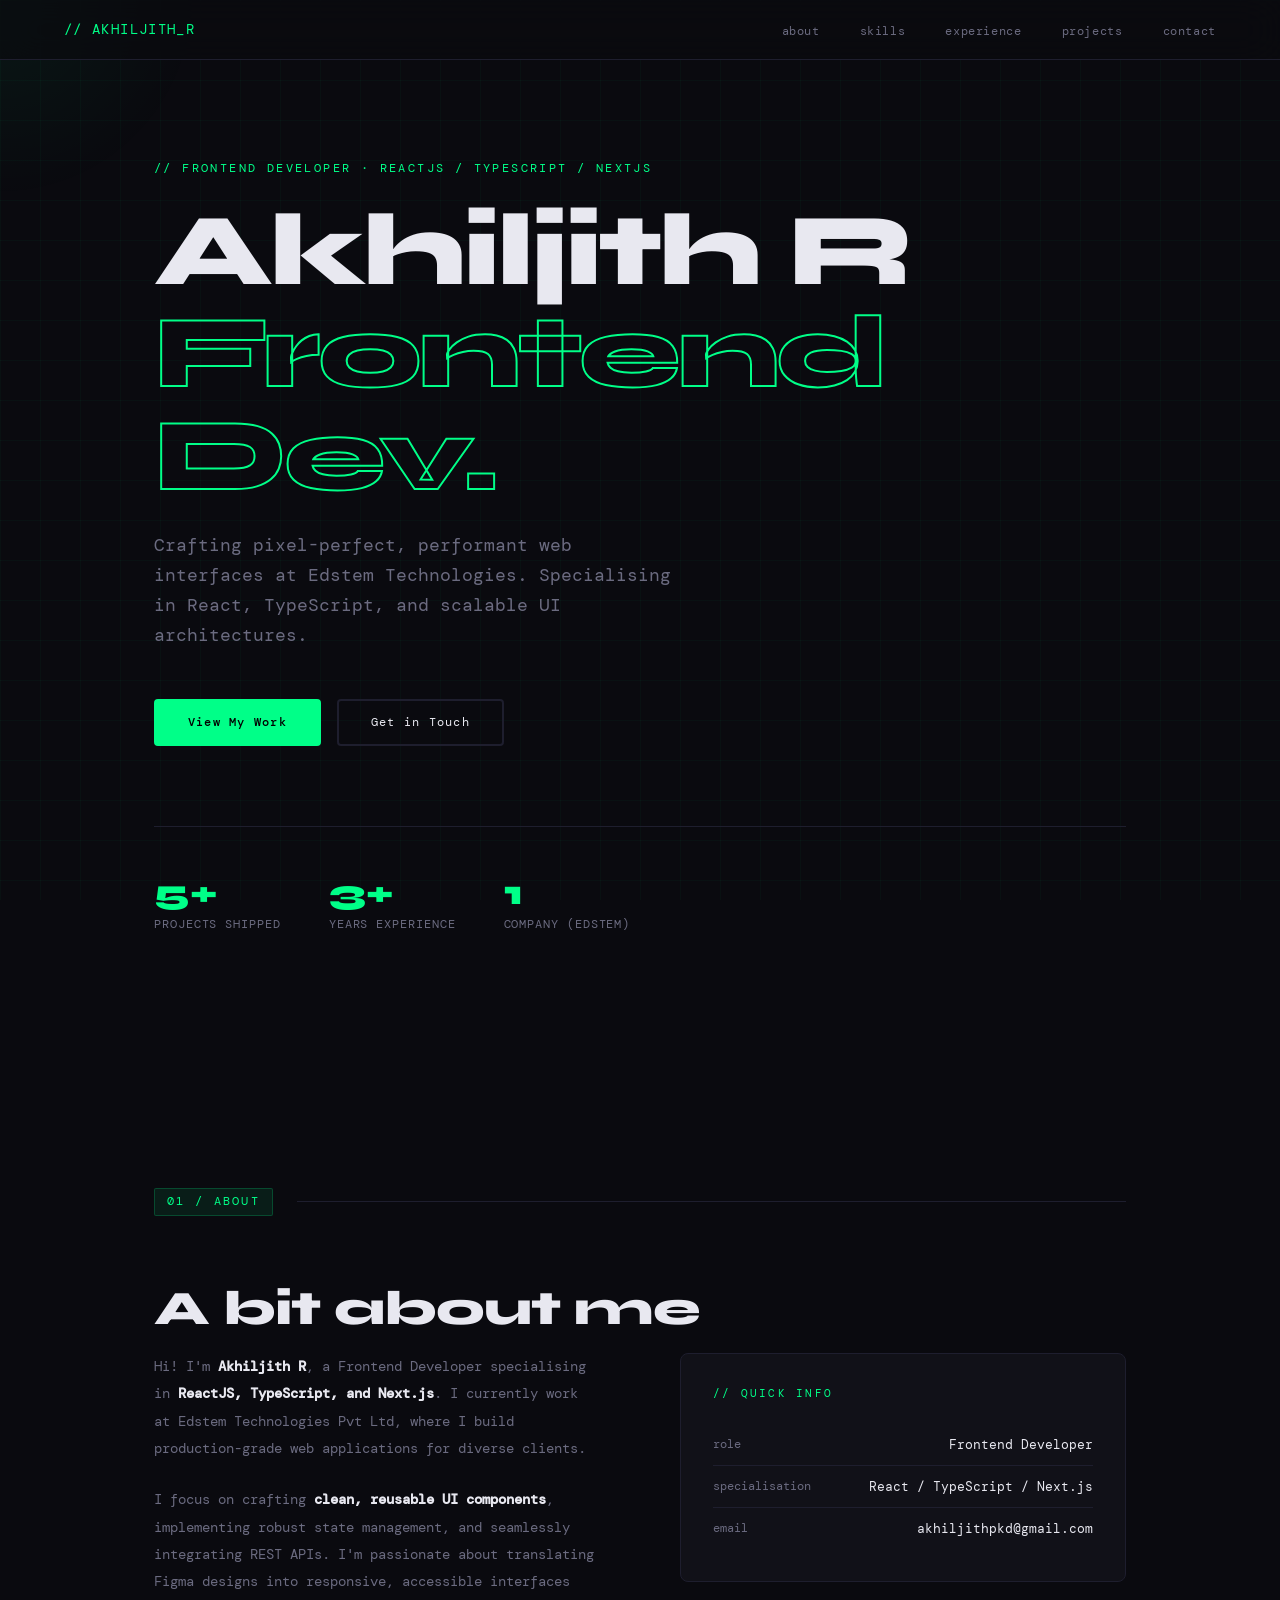
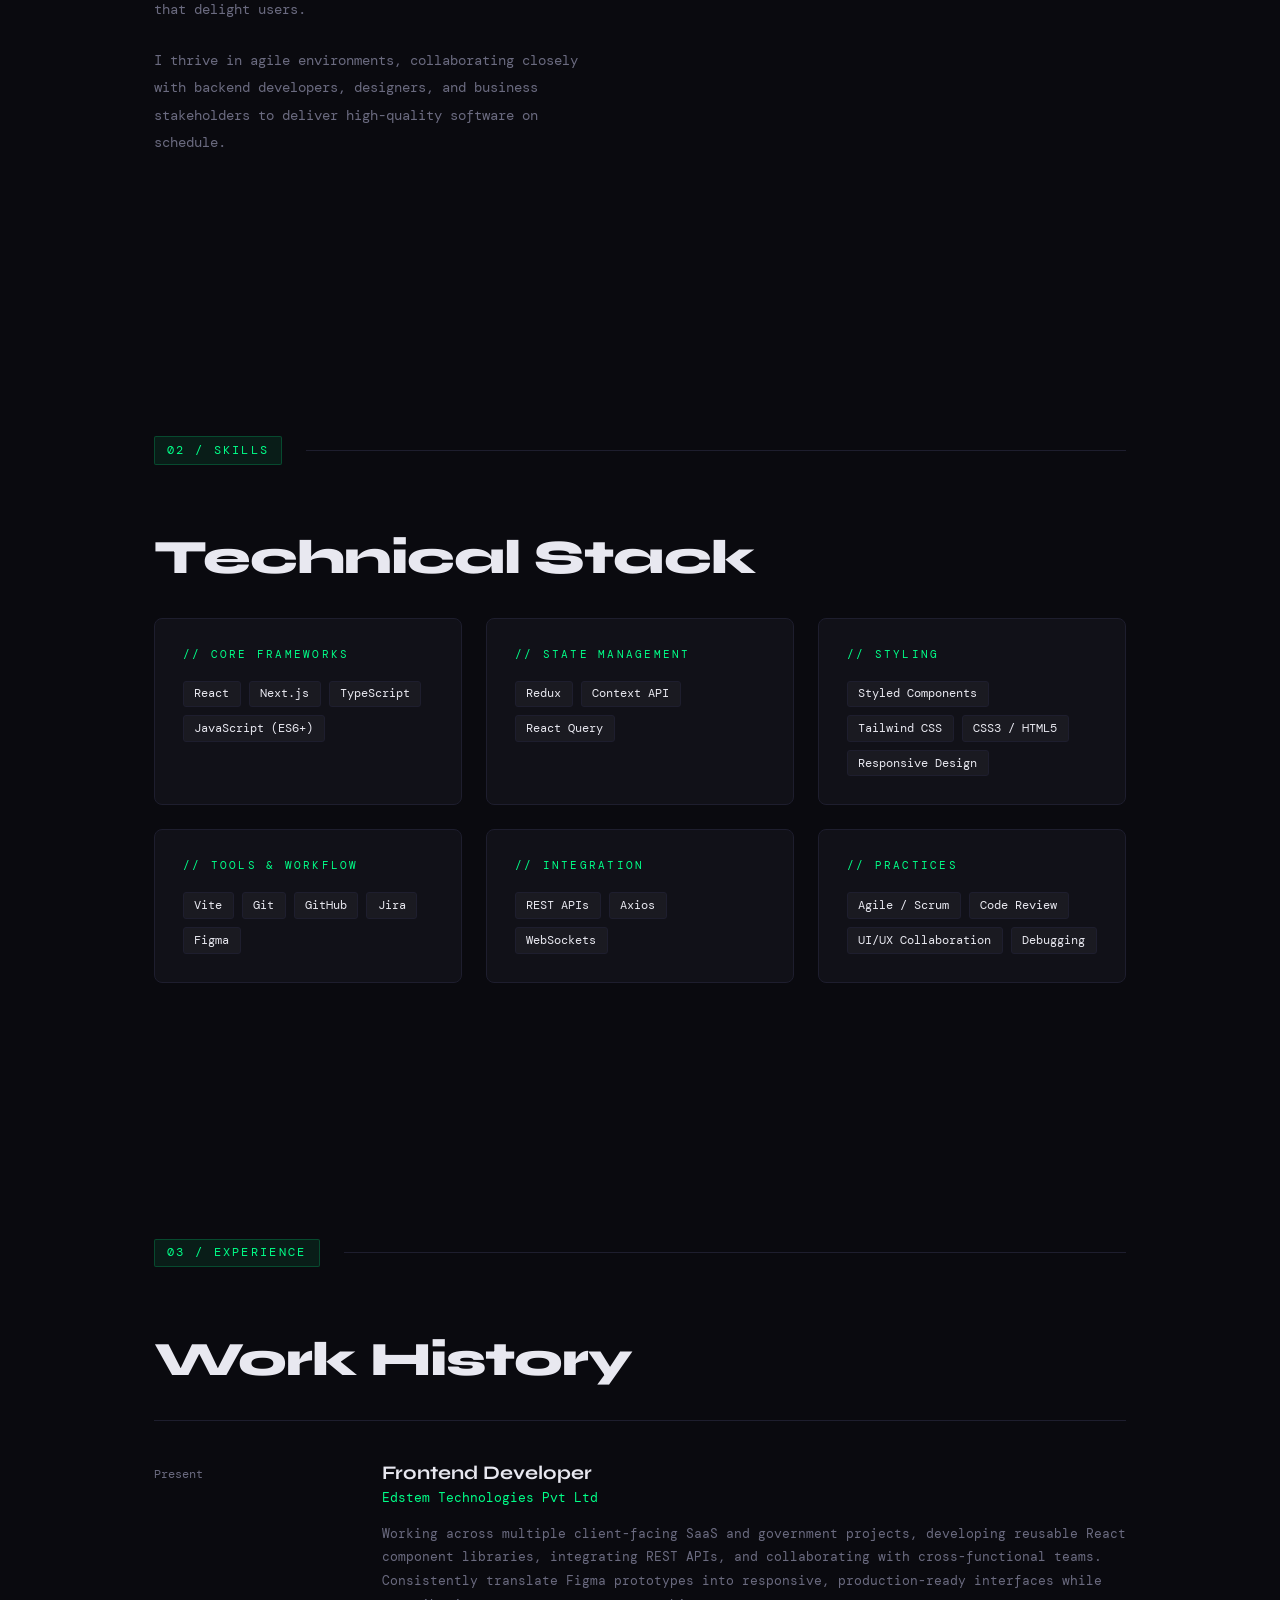
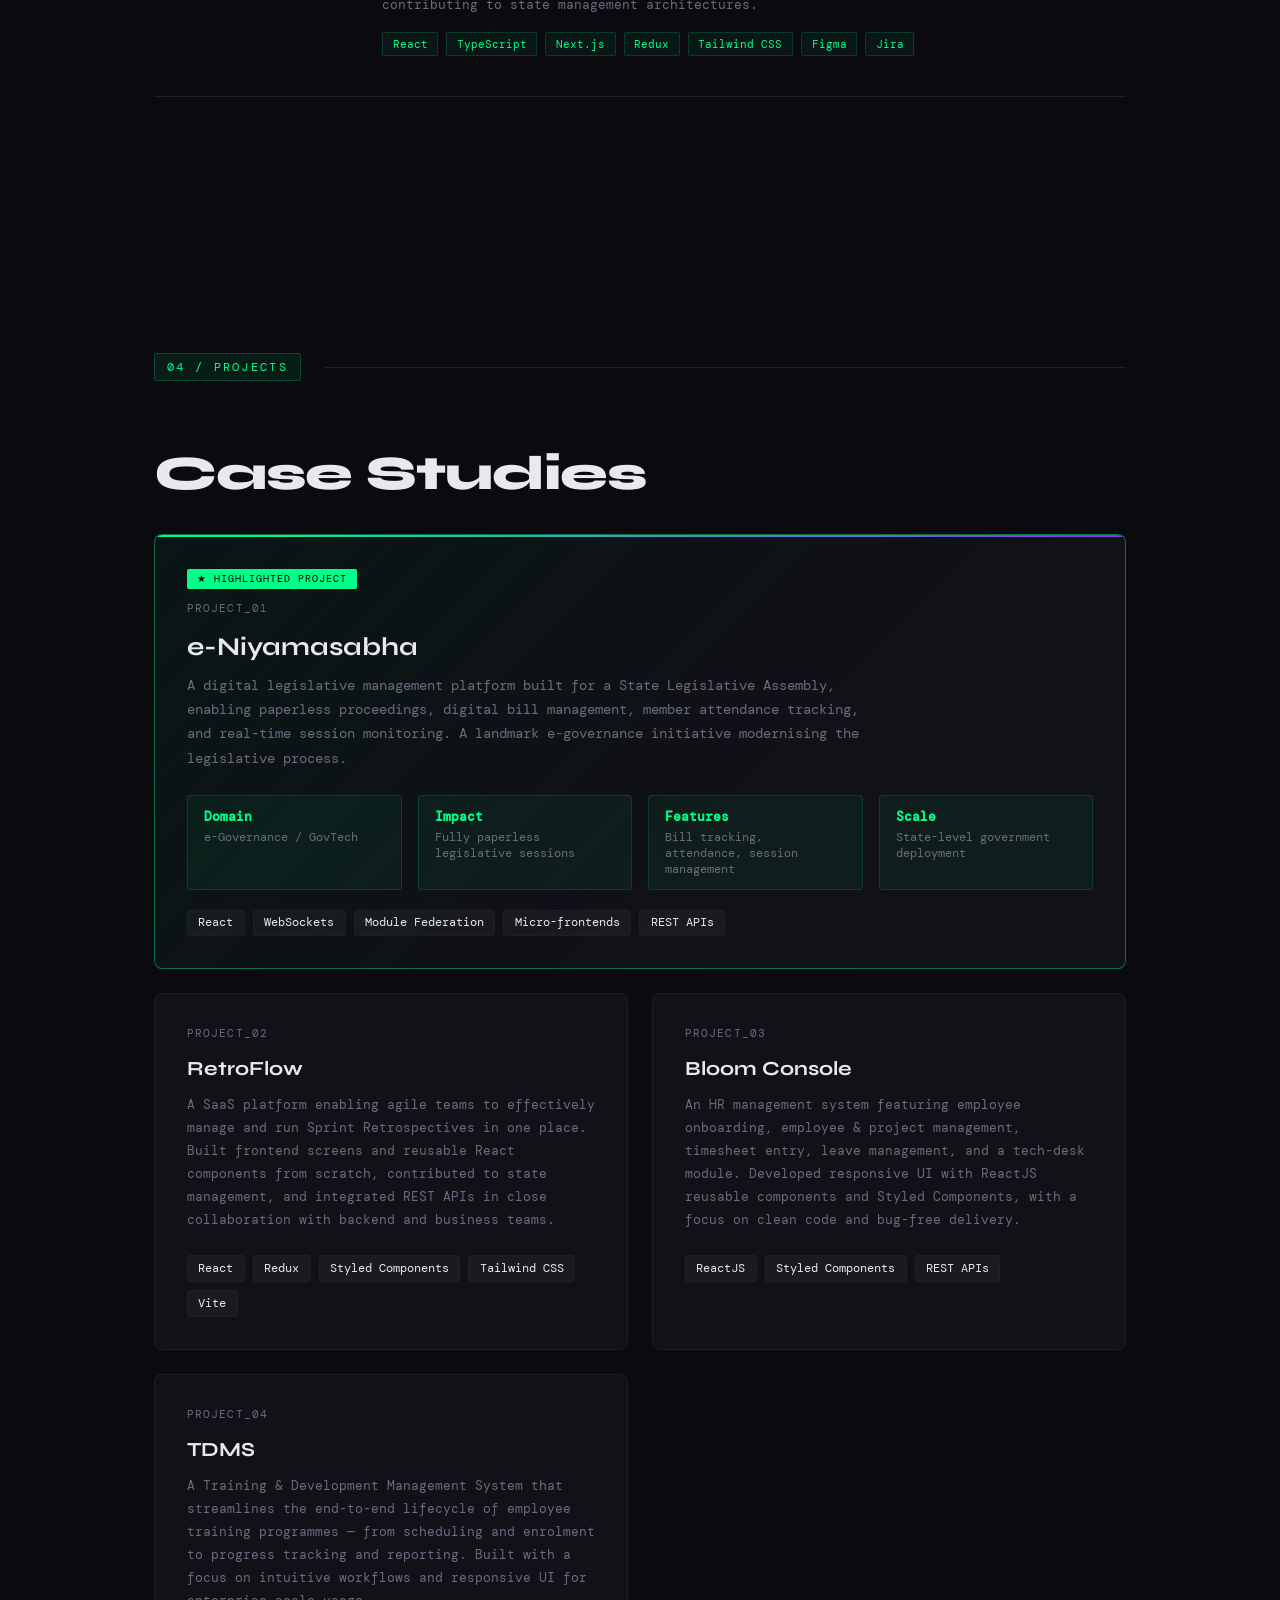
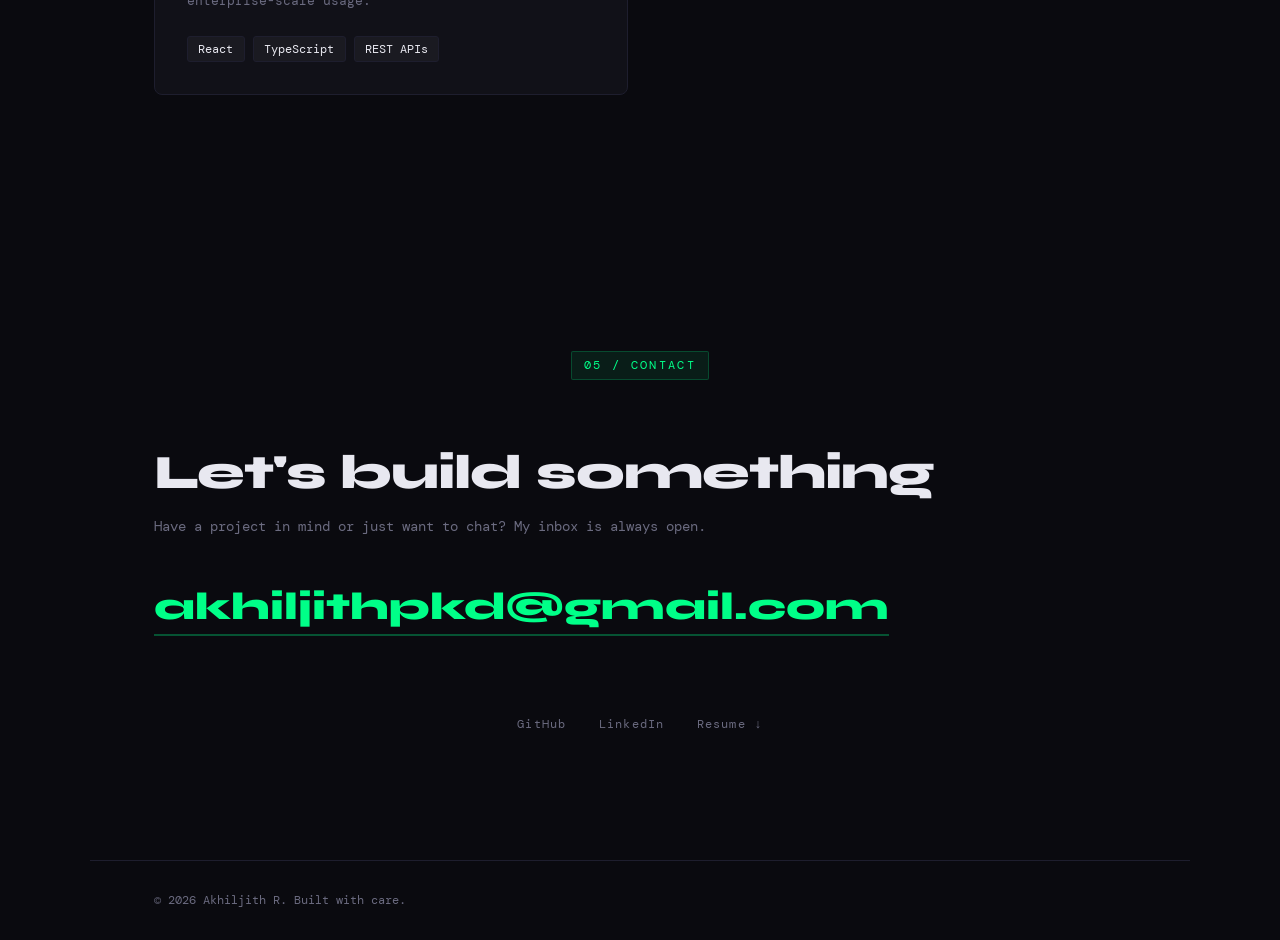
<file: Akhil portfolio.html>
<!DOCTYPE html>
<html lang="en">
<head>
<meta charset="UTF-8">
<meta name="viewport" content="width=device-width, initial-scale=1.0">
<title>Akhiljith R – Frontend Developer</title>
<link href="https://fonts.googleapis.com/css2?family=DM+Mono:ital,wght@0,300;0,400;0,500;1,300&family=Syne:wght@400;600;700;800&display=swap" rel="stylesheet">
<style>
  :root {
    --bg: #0a0a0f;
    --surface: #111118;
    --border: #1e1e2e;
    --accent: #00ff88;
    --accent2: #7c3aed;
    --text: #e8e8f0;
    --muted: #6b6b80;
    --mono: 'DM Mono', monospace;
    --sans: 'Syne', sans-serif;
  }

  *, *::before, *::after { box-sizing: border-box; margin: 0; padding: 0; }

  html { scroll-behavior: smooth; }

  body {
    background: var(--bg);
    color: var(--text);
    font-family: var(--sans);
    overflow-x: hidden;
  }

  /* Grid background */
  body::before {
    content: '';
    position: fixed;
    inset: 0;
    background-image:
      linear-gradient(rgba(0,255,136,0.03) 1px, transparent 1px),
      linear-gradient(90deg, rgba(0,255,136,0.03) 1px, transparent 1px);
    background-size: 40px 40px;
    pointer-events: none;
    z-index: 0;
  }

  /* NAV */
  nav {
    position: fixed;
    top: 0; left: 0; right: 0;
    z-index: 100;
    display: flex;
    justify-content: space-between;
    align-items: center;
    padding: 1.25rem 4rem;
    backdrop-filter: blur(20px);
    border-bottom: 1px solid var(--border);
    background: rgba(10,10,15,0.7);
  }

  .nav-logo {
    font-family: var(--mono);
    font-size: 0.85rem;
    color: var(--accent);
    letter-spacing: 0.1em;
  }

  .nav-links {
    display: flex;
    gap: 2.5rem;
    list-style: none;
  }

  .nav-links a {
    font-family: var(--mono);
    font-size: 0.78rem;
    color: var(--muted);
    text-decoration: none;
    letter-spacing: 0.05em;
    transition: color 0.2s;
  }

  .nav-links a:hover { color: var(--accent); }
  .nav-links a.active { color: var(--accent); }

  /* SECTIONS */
  section {
    position: relative;
    z-index: 1;
    max-width: 1100px;
    margin: 0 auto;
    padding: 8rem 4rem;
  }

  /* HERO */
  #hero {
    min-height: 100vh;
    display: flex;
    flex-direction: column;
    justify-content: center;
    padding-top: 10rem;
    max-width: 1100px;
    margin: 0 auto;
    padding-left: 4rem;
    padding-right: 4rem;
  }

  .hero-label {
    font-family: var(--mono);
    font-size: 0.75rem;
    color: var(--accent);
    letter-spacing: 0.2em;
    margin-bottom: 1.5rem;
    opacity: 0;
    animation: fadeUp 0.8s 0.2s forwards;
  }

  .hero-name {
    font-size: clamp(3.5rem, 8vw, 7rem);
    font-weight: 800;
    line-height: 1;
    letter-spacing: -0.03em;
    margin-bottom: 1.5rem;
    opacity: 0;
    animation: fadeUp 0.8s 0.4s forwards;
  }

  .hero-name span {
    display: block;
    color: var(--accent);
    -webkit-text-fill-color: transparent;
    -webkit-text-stroke: 2px var(--accent);
  }

  .hero-tagline {
    font-family: var(--mono);
    font-size: 1.1rem;
    color: var(--muted);
    max-width: 520px;
    line-height: 1.7;
    margin-bottom: 3rem;
    opacity: 0;
    animation: fadeUp 0.8s 0.6s forwards;
  }

  .hero-cta {
    display: flex;
    gap: 1rem;
    flex-wrap: wrap;
    opacity: 0;
    animation: fadeUp 0.8s 0.8s forwards;
  }

  .btn {
    font-family: var(--mono);
    font-size: 0.78rem;
    letter-spacing: 0.1em;
    padding: 0.85rem 2rem;
    border-radius: 4px;
    text-decoration: none;
    transition: all 0.2s;
    cursor: pointer;
  }

  .btn-primary {
    background: var(--accent);
    color: #000;
    border: 2px solid var(--accent);
    font-weight: 500;
  }

  .btn-primary:hover {
    background: transparent;
    color: var(--accent);
  }

  .btn-outline {
    background: transparent;
    color: var(--text);
    border: 2px solid var(--border);
  }

  .btn-outline:hover {
    border-color: var(--accent);
    color: var(--accent);
  }

  .hero-stats {
    display: flex;
    gap: 3rem;
    margin-top: 5rem;
    padding-top: 3rem;
    border-top: 1px solid var(--border);
    opacity: 0;
    animation: fadeUp 0.8s 1s forwards;
  }

  .stat-num {
    font-size: 2.2rem;
    font-weight: 800;
    color: var(--accent);
    line-height: 1;
  }

  .stat-label {
    font-family: var(--mono);
    font-size: 0.72rem;
    color: var(--muted);
    margin-top: 0.4rem;
    letter-spacing: 0.08em;
  }

  /* SECTION HEADERS */
  .section-header {
    display: flex;
    align-items: center;
    gap: 1.5rem;
    margin-bottom: 4rem;
  }

  .section-tag {
    font-family: var(--mono);
    font-size: 0.72rem;
    color: var(--accent);
    letter-spacing: 0.2em;
    background: rgba(0,255,136,0.08);
    border: 1px solid rgba(0,255,136,0.2);
    padding: 0.35rem 0.75rem;
    border-radius: 2px;
  }

  .section-line {
    flex: 1;
    height: 1px;
    background: var(--border);
  }

  h2 {
    font-size: clamp(2rem, 4vw, 3rem);
    font-weight: 800;
    letter-spacing: -0.02em;
    margin-bottom: 1rem;
  }

  /* ABOUT */
  .about-grid {
    display: grid;
    grid-template-columns: 1fr 1fr;
    gap: 5rem;
    align-items: start;
  }

  .about-text p {
    font-family: var(--mono);
    font-size: 0.9rem;
    color: var(--muted);
    line-height: 1.9;
    margin-bottom: 1.5rem;
  }

  .about-text p strong { color: var(--text); }

  .about-card {
    background: var(--surface);
    border: 1px solid var(--border);
    border-radius: 8px;
    padding: 2rem;
  }

  .about-card-title {
    font-family: var(--mono);
    font-size: 0.7rem;
    color: var(--accent);
    letter-spacing: 0.2em;
    margin-bottom: 1.5rem;
  }

  .info-row {
    display: flex;
    justify-content: space-between;
    align-items: center;
    padding: 0.75rem 0;
    border-bottom: 1px solid var(--border);
  }

  .info-row:last-child { border-bottom: none; }

  .info-label {
    font-family: var(--mono);
    font-size: 0.72rem;
    color: var(--muted);
  }

  .info-value {
    font-family: var(--mono);
    font-size: 0.8rem;
    color: var(--text);
  }

  /* SKILLS */
  .skills-grid {
    display: grid;
    grid-template-columns: repeat(auto-fit, minmax(250px, 1fr));
    gap: 1.5rem;
  }

  .skill-category {
    background: var(--surface);
    border: 1px solid var(--border);
    border-radius: 8px;
    padding: 1.75rem;
    transition: border-color 0.2s;
  }

  .skill-category:hover { border-color: rgba(0,255,136,0.3); }

  .skill-cat-title {
    font-family: var(--mono);
    font-size: 0.7rem;
    color: var(--accent);
    letter-spacing: 0.2em;
    margin-bottom: 1.25rem;
  }

  .skill-tags {
    display: flex;
    flex-wrap: wrap;
    gap: 0.5rem;
  }

  .skill-tag {
    font-family: var(--mono);
    font-size: 0.72rem;
    color: var(--text);
    background: rgba(255,255,255,0.04);
    border: 1px solid var(--border);
    padding: 0.3rem 0.65rem;
    border-radius: 3px;
  }

  /* EXPERIENCE */
  .exp-list { display: flex; flex-direction: column; gap: 0; }

  .exp-item {
    display: grid;
    grid-template-columns: 180px 1fr;
    gap: 3rem;
    padding: 2.5rem 0;
    border-bottom: 1px solid var(--border);
  }

  .exp-item:first-child { border-top: 1px solid var(--border); }

  .exp-date {
    font-family: var(--mono);
    font-size: 0.75rem;
    color: var(--muted);
    padding-top: 0.3rem;
  }

  .exp-role {
    font-size: 1.2rem;
    font-weight: 700;
    margin-bottom: 0.3rem;
  }

  .exp-company {
    font-family: var(--mono);
    font-size: 0.8rem;
    color: var(--accent);
    margin-bottom: 1rem;
  }

  .exp-desc {
    font-family: var(--mono);
    font-size: 0.82rem;
    color: var(--muted);
    line-height: 1.8;
  }

  .exp-tags {
    display: flex;
    flex-wrap: wrap;
    gap: 0.5rem;
    margin-top: 1rem;
  }

  .exp-tag {
    font-family: var(--mono);
    font-size: 0.68rem;
    color: var(--accent);
    background: rgba(0,255,136,0.06);
    border: 1px solid rgba(0,255,136,0.15);
    padding: 0.25rem 0.6rem;
    border-radius: 2px;
  }

  /* PROJECTS */
  .projects-grid {
    display: grid;
    grid-template-columns: repeat(auto-fit, minmax(320px, 1fr));
    gap: 1.5rem;
  }

  .project-card {
    background: var(--surface);
    border: 1px solid var(--border);
    border-radius: 8px;
    padding: 2rem;
    transition: all 0.25s;
    position: relative;
    overflow: hidden;
  }

  .project-card::before {
    content: '';
    position: absolute;
    top: 0; left: 0; right: 0;
    height: 2px;
    background: linear-gradient(90deg, var(--accent), var(--accent2));
    transform: scaleX(0);
    transform-origin: left;
    transition: transform 0.3s;
  }

  .project-card:hover { border-color: rgba(0,255,136,0.2); transform: translateY(-3px); }
  .project-card:hover::before { transform: scaleX(1); }

  .project-num {
    font-family: var(--mono);
    font-size: 0.68rem;
    color: var(--muted);
    margin-bottom: 1rem;
    letter-spacing: 0.1em;
  }

  .project-title {
    font-size: 1.25rem;
    font-weight: 700;
    margin-bottom: 0.75rem;
  }

  .project-desc {
    font-family: var(--mono);
    font-size: 0.8rem;
    color: var(--muted);
    line-height: 1.8;
    margin-bottom: 1.5rem;
  }

  .project-footer {
    display: flex;
    justify-content: space-between;
    align-items: center;
  }

  .project-stack {
    display: flex;
    gap: 0.5rem;
    flex-wrap: wrap;
  }

  .project-link {
    font-family: var(--mono);
    font-size: 0.72rem;
    color: var(--accent);
    text-decoration: none;
    display: flex;
    align-items: center;
    gap: 0.3rem;
    transition: opacity 0.2s;
  }

  .project-link:hover { opacity: 0.7; }

  .project-card.featured {
    border-color: rgba(0,255,136,0.4);
    background: linear-gradient(135deg, rgba(0,255,136,0.05) 0%, var(--surface) 60%);
    grid-column: 1 / -1;
  }

  .project-card.featured::before { transform: scaleX(1); }

  .featured-badge {
    display: inline-block;
    font-family: var(--mono);
    font-size: 0.65rem;
    color: #000;
    background: var(--accent);
    padding: 0.2rem 0.6rem;
    border-radius: 2px;
    letter-spacing: 0.1em;
    margin-bottom: 0.75rem;
  }

  .project-card.featured .project-title { font-size: 1.6rem; }

  .project-card.featured .project-desc {
    max-width: 680px;
    font-size: 0.85rem;
  }

  .featured-highlights {
    display: grid;
    grid-template-columns: repeat(auto-fit, minmax(200px, 1fr));
    gap: 1rem;
    margin: 1.25rem 0;
  }

  .highlight-item {
    background: rgba(0,255,136,0.05);
    border: 1px solid rgba(0,255,136,0.15);
    border-radius: 4px;
    padding: 0.75rem 1rem;
    font-family: var(--mono);
    font-size: 0.75rem;
    color: var(--muted);
  }

  .highlight-item strong { color: var(--accent); display: block; margin-bottom: 0.2rem; font-size: 0.8rem; }

    text-align: center;
  }

  #contact h2 { margin-bottom: 1rem; }

  .contact-sub {
    font-family: var(--mono);
    font-size: 0.88rem;
    color: var(--muted);
    margin-bottom: 3rem;
  }

  .contact-email {
    font-size: clamp(1.5rem, 3vw, 2.5rem);
    font-weight: 800;
    color: var(--accent);
    text-decoration: none;
    border-bottom: 2px solid rgba(0,255,136,0.3);
    padding-bottom: 0.25rem;
    transition: border-color 0.2s;
    display: inline-block;
    margin-bottom: 3rem;
  }

  .contact-email:hover { border-color: var(--accent); }

  .social-links {
    display: flex;
    justify-content: center;
    gap: 2rem;
    margin-top: 2rem;
  }

  .social-link {
    font-family: var(--mono);
    font-size: 0.78rem;
    color: var(--muted);
    text-decoration: none;
    letter-spacing: 0.1em;
    transition: color 0.2s;
  }

  .social-link:hover { color: var(--accent); }

  /* FOOTER */
  footer {
    border-top: 1px solid var(--border);
    padding: 2rem 4rem;
    display: flex;
    justify-content: space-between;
    align-items: center;
    position: relative;
    z-index: 1;
    max-width: 1100px;
    margin: 0 auto;
  }

  footer p {
    font-family: var(--mono);
    font-size: 0.72rem;
    color: var(--muted);
  }

  /* ANIMATIONS */
  @keyframes fadeUp {
    from { opacity: 0; transform: translateY(20px); }
    to { opacity: 1; transform: translateY(0); }
  }

  .reveal {
    opacity: 0;
    transform: translateY(24px);
    transition: opacity 0.7s ease, transform 0.7s ease;
  }

  .reveal.visible {
    opacity: 1;
    transform: none;
  }

  /* Cursor glow */
  .glow {
    position: fixed;
    width: 400px;
    height: 400px;
    border-radius: 50%;
    background: radial-gradient(circle, rgba(0,255,136,0.06) 0%, transparent 70%);
    pointer-events: none;
    transform: translate(-50%, -50%);
    z-index: 0;
    transition: left 0.3s ease, top 0.3s ease;
  }

  @media (max-width: 768px) {
    nav { padding: 1rem 1.5rem; }
    .nav-links { gap: 1.5rem; }
    section, #hero { padding: 6rem 1.5rem; }
    .about-grid { grid-template-columns: 1fr; gap: 2rem; }
    .exp-item { grid-template-columns: 1fr; gap: 0.5rem; }
    footer { flex-direction: column; gap: 1rem; padding: 2rem 1.5rem; }
    .hero-stats { flex-wrap: wrap; gap: 2rem; }
  }
</style>
</head>
<body>

<div class="glow" id="glow"></div>

<nav>
  <div class="nav-logo">// AKHILJITH_R</div>
  <ul class="nav-links">
    <li><a href="#about">about</a></li>
    <li><a href="#skills">skills</a></li>
    <li><a href="#experience">experience</a></li>
    <li><a href="#projects">projects</a></li>
    <li><a href="#contact">contact</a></li>
  </ul>
</nav>

<!-- HERO -->
<section id="hero">
  <div class="hero-label">// FRONTEND DEVELOPER · REACTJS / TYPESCRIPT / NEXTJS</div>
  <h1 class="hero-name">
    Akhiljith R<br>
    <span>Frontend Dev.</span>
  </h1>
  <p class="hero-tagline">Crafting pixel-perfect, performant web interfaces at Edstem Technologies. Specialising in React, TypeScript, and scalable UI architectures.</p>
  <div class="hero-cta">
    <a href="#projects" class="btn btn-primary">View My Work</a>
    <a href="#contact" class="btn btn-outline">Get in Touch</a>
  </div>
  <div class="hero-stats">
    <div>
      <div class="stat-num">5+</div>
      <div class="stat-label">PROJECTS SHIPPED</div>
    </div>
    <div>
      <div class="stat-num">3+</div>
      <div class="stat-label">YEARS EXPERIENCE</div>
    </div>
    <div>
      <div class="stat-num">1</div>
      <div class="stat-label">COMPANY (EDSTEM)</div>
    </div>
  </div>
</section>

<!-- ABOUT -->
<section id="about">
  <div class="section-header reveal">
    <div class="section-tag">01 / ABOUT</div>
    <div class="section-line"></div>
  </div>
  <h2 class="reveal">A bit about me</h2>
  <div class="about-grid">
    <div class="about-text reveal">
      <p>Hi! I'm <strong>Akhiljith R</strong>, a Frontend Developer specialising in <strong>ReactJS, TypeScript, and Next.js</strong>. I currently work at Edstem Technologies Pvt Ltd, where I build production-grade web applications for diverse clients.</p>
      <p>I focus on crafting <strong>clean, reusable UI components</strong>, implementing robust state management, and seamlessly integrating REST APIs. I'm passionate about translating Figma designs into responsive, accessible interfaces that delight users.</p>
      <p>I thrive in agile environments, collaborating closely with backend developers, designers, and business stakeholders to deliver high-quality software on schedule.</p>
    </div>
    <div class="about-card reveal">
      <div class="about-card-title">// QUICK INFO</div>
      <div class="info-row">
        <span class="info-label">role</span>
        <span class="info-value">Frontend Developer</span>
      </div>
      <div class="info-row">
        <span class="info-label">specialisation</span>
        <span class="info-value">React / TypeScript / Next.js</span>
      </div>
      <div class="info-row">
        <span class="info-label">email</span>
        <span class="info-value"><a href="mailto:akhiljithpkd@gmail.com" style="color:inherit;text-decoration:none;">akhiljithpkd@gmail.com</a></span>
      </div>
    </div>
  </div>
</section>

<!-- SKILLS -->
<section id="skills">
  <div class="section-header reveal">
    <div class="section-tag">02 / SKILLS</div>
    <div class="section-line"></div>
  </div>
  <h2 class="reveal">Technical Stack</h2>
  <div class="skills-grid" style="margin-top:2rem">
    <div class="skill-category reveal">
      <div class="skill-cat-title">// CORE FRAMEWORKS</div>
      <div class="skill-tags">
        <span class="skill-tag">React</span>
        <span class="skill-tag">Next.js</span>
        <span class="skill-tag">TypeScript</span>
        <span class="skill-tag">JavaScript (ES6+)</span>
      </div>
    </div>
    <div class="skill-category reveal">
      <div class="skill-cat-title">// STATE MANAGEMENT</div>
      <div class="skill-tags">
        <span class="skill-tag">Redux</span>
        <span class="skill-tag">Context API</span>
        <span class="skill-tag">React Query</span>
      </div>
    </div>
    <div class="skill-category reveal">
      <div class="skill-cat-title">// STYLING</div>
      <div class="skill-tags">
        <span class="skill-tag">Styled Components</span>
        <span class="skill-tag">Tailwind CSS</span>
        <span class="skill-tag">CSS3 / HTML5</span>
        <span class="skill-tag">Responsive Design</span>
      </div>
    </div>
    <div class="skill-category reveal">
      <div class="skill-cat-title">// TOOLS & WORKFLOW</div>
      <div class="skill-tags">
        <span class="skill-tag">Vite</span>
        <span class="skill-tag">Git</span>
        <span class="skill-tag">GitHub</span>
        <span class="skill-tag">Jira</span>
        <span class="skill-tag">Figma</span>
      </div>
    </div>
    <div class="skill-category reveal">
      <div class="skill-cat-title">// INTEGRATION</div>
      <div class="skill-tags">
        <span class="skill-tag">REST APIs</span>
        <span class="skill-tag">Axios</span>
        <span class="skill-tag">WebSockets</span>
      </div>
    </div>
    <div class="skill-category reveal">
      <div class="skill-cat-title">// PRACTICES</div>
      <div class="skill-tags">
        <span class="skill-tag">Agile / Scrum</span>
        <span class="skill-tag">Code Review</span>
        <span class="skill-tag">UI/UX Collaboration</span>
        <span class="skill-tag">Debugging</span>
      </div>
    </div>
  </div>
</section>

<!-- EXPERIENCE -->
<section id="experience">
  <div class="section-header reveal">
    <div class="section-tag">03 / EXPERIENCE</div>
    <div class="section-line"></div>
  </div>
  <h2 class="reveal">Work History</h2>
  <div class="exp-list" style="margin-top:2rem">
    <div class="exp-item reveal">
      <div class="exp-date">Present</div>
      <div>
        <div class="exp-role">Frontend Developer</div>
        <div class="exp-company">Edstem Technologies Pvt Ltd</div>
        <div class="exp-desc">Working across multiple client-facing SaaS and government projects, developing reusable React component libraries, integrating REST APIs, and collaborating with cross-functional teams. Consistently translate Figma prototypes into responsive, production-ready interfaces while contributing to state management architectures.</div>
        <div class="exp-tags">
          <span class="exp-tag">React</span>
          <span class="exp-tag">TypeScript</span>
          <span class="exp-tag">Next.js</span>
          <span class="exp-tag">Redux</span>
          <span class="exp-tag">Tailwind CSS</span>
          <span class="exp-tag">Figma</span>
          <span class="exp-tag">Jira</span>
        </div>
      </div>
    </div>
  </div>
</section>

<!-- PROJECTS -->
<section id="projects">
  <div class="section-header reveal">
    <div class="section-tag">04 / PROJECTS</div>
    <div class="section-line"></div>
  </div>
  <h2 class="reveal">Case Studies</h2>
  <div class="projects-grid" style="margin-top:2rem">

    <!-- e-niyamasabha FEATURED -->
    <div class="project-card featured reveal">
      <div class="featured-badge">★ HIGHLIGHTED PROJECT</div>
      <div class="project-num">PROJECT_01</div>
      <div class="project-title">e-Niyamasabha</div>
      <div class="project-desc">A digital legislative management platform built for a State Legislative Assembly, enabling paperless proceedings, digital bill management, member attendance tracking, and real-time session monitoring. A landmark e-governance initiative modernising the legislative process.</div>
      <div class="featured-highlights">
        <div class="highlight-item"><strong>Domain</strong> e-Governance / GovTech</div>
        <div class="highlight-item"><strong>Impact</strong> Fully paperless legislative sessions</div>
        <div class="highlight-item"><strong>Features</strong> Bill tracking, attendance, session management</div>
        <div class="highlight-item"><strong>Scale</strong> State-level government deployment</div>
      </div>
      <div class="project-footer">
        <div class="project-stack">
          <span class="skill-tag">React</span>
          <span class="skill-tag">WebSockets</span>
          <span class="skill-tag">Module Federation</span>
          <span class="skill-tag">Micro-frontends</span>
          <span class="skill-tag">REST APIs</span>
        </div>
      </div>
    </div>

    <!-- RetroFlow -->
    <div class="project-card reveal">
      <div class="project-num">PROJECT_02</div>
      <div class="project-title">RetroFlow</div>
      <div class="project-desc">A SaaS platform enabling agile teams to effectively manage and run Sprint Retrospectives in one place. Built frontend screens and reusable React components from scratch, contributed to state management, and integrated REST APIs in close collaboration with backend and business teams.</div>
      <div class="project-footer">
        <div class="project-stack">
          <span class="skill-tag">React</span>
          <span class="skill-tag">Redux</span>
          <span class="skill-tag">Styled Components</span>
          <span class="skill-tag">Tailwind CSS</span>
          <span class="skill-tag">Vite</span>
        </div>
      </div>
    </div>

    <!-- Bloom -->
    <div class="project-card reveal">
      <div class="project-num">PROJECT_03</div>
      <div class="project-title">Bloom Console</div>
      <div class="project-desc">An HR management system featuring employee onboarding, employee & project management, timesheet entry, leave management, and a tech-desk module. Developed responsive UI with ReactJS reusable components and Styled Components, with a focus on clean code and bug-free delivery.</div>
      <div class="project-footer">
        <div class="project-stack">
          <span class="skill-tag">ReactJS</span>
          <span class="skill-tag">Styled Components</span>
          <span class="skill-tag">REST APIs</span>
        </div>
      </div>
    </div>

    <!-- TDMS -->
    <div class="project-card reveal">
      <div class="project-num">PROJECT_04</div>
      <div class="project-title">TDMS</div>
      <div class="project-desc">A Training & Development Management System that streamlines the end-to-end lifecycle of employee training programmes — from scheduling and enrolment to progress tracking and reporting. Built with a focus on intuitive workflows and responsive UI for enterprise-scale usage.</div>
      <div class="project-footer">
        <div class="project-stack">
          <span class="skill-tag">React</span>
          <span class="skill-tag">TypeScript</span>
          <span class="skill-tag">REST APIs</span>
        </div>
      </div>
    </div>

  </div>
</section>

<!-- CONTACT -->
<section id="contact">
  <div class="section-header reveal" style="justify-content:center">
    <div class="section-tag">05 / CONTACT</div>
  </div>
  <h2 class="reveal">Let's build something</h2>
  <p class="contact-sub reveal">Have a project in mind or just want to chat? My inbox is always open.</p>
  <a href="mailto:akhiljithpkd@gmail.com" class="contact-email reveal">akhiljithpkd@gmail.com</a>
  <div class="social-links reveal">
    <a href="https://github.com/Akhiljith1111" class="social-link" target="_blank">GitHub</a>
    <a href="https://www.linkedin.com/in/akhiljith-r-6435aa195/" class="social-link" target="_blank">LinkedIn</a>
    <a href="#" class="social-link">Resume ↓</a>
  </div>
</section>

<footer>
  <p>© 2026 Akhiljith R. Built with care.</p>
</footer>

<script>
  // Smooth scroll for nav links — works on all browsers including file:// 
  document.querySelectorAll('a[href^="#"]').forEach(link => {
    link.addEventListener('click', function(e) {
      const target = document.querySelector(this.getAttribute('href'));
      if (target) {
        e.preventDefault();
        const navHeight = document.querySelector('nav').offsetHeight;
        const top = target.getBoundingClientRect().top + window.scrollY - navHeight - 20;
        window.scrollTo({ top, behavior: 'smooth' });
      }
    });
  });

  // Active nav link highlight on scroll
  const sections = document.querySelectorAll('section[id]');
  const navLinks = document.querySelectorAll('.nav-links a');

  function setActiveNav() {
    const scrollY = window.scrollY;
    sections.forEach(section => {
      const top = section.offsetTop - 120;
      const bottom = top + section.offsetHeight;
      if (scrollY >= top && scrollY < bottom) {
        navLinks.forEach(a => a.classList.remove('active'));
        const active = document.querySelector(`.nav-links a[href="#${section.id}"]`);
        if (active) active.classList.add('active');
      }
    });
  }

  window.addEventListener('scroll', setActiveNav);

  // Cursor glow
  const glow = document.getElementById('glow');
  document.addEventListener('mousemove', e => {
    glow.style.left = e.clientX + 'px';
    glow.style.top = e.clientY + 'px';
  });

  // Scroll reveal
  const observer = new IntersectionObserver((entries) => {
    entries.forEach(entry => {
      if (entry.isIntersecting) {
        entry.target.classList.add('visible');
        observer.unobserve(entry.target);
      }
    });
  }, { threshold: 0.1, rootMargin: '0px 0px -40px 0px' });

  document.querySelectorAll('.reveal').forEach(el => observer.observe(el));

  // Also immediately reveal anything already in viewport on load
  document.querySelectorAll('.reveal').forEach(el => {
    const rect = el.getBoundingClientRect();
    if (rect.top < window.innerHeight) {
      el.classList.add('visible');
    }
  });
</script>
</body>
</html>
</file>
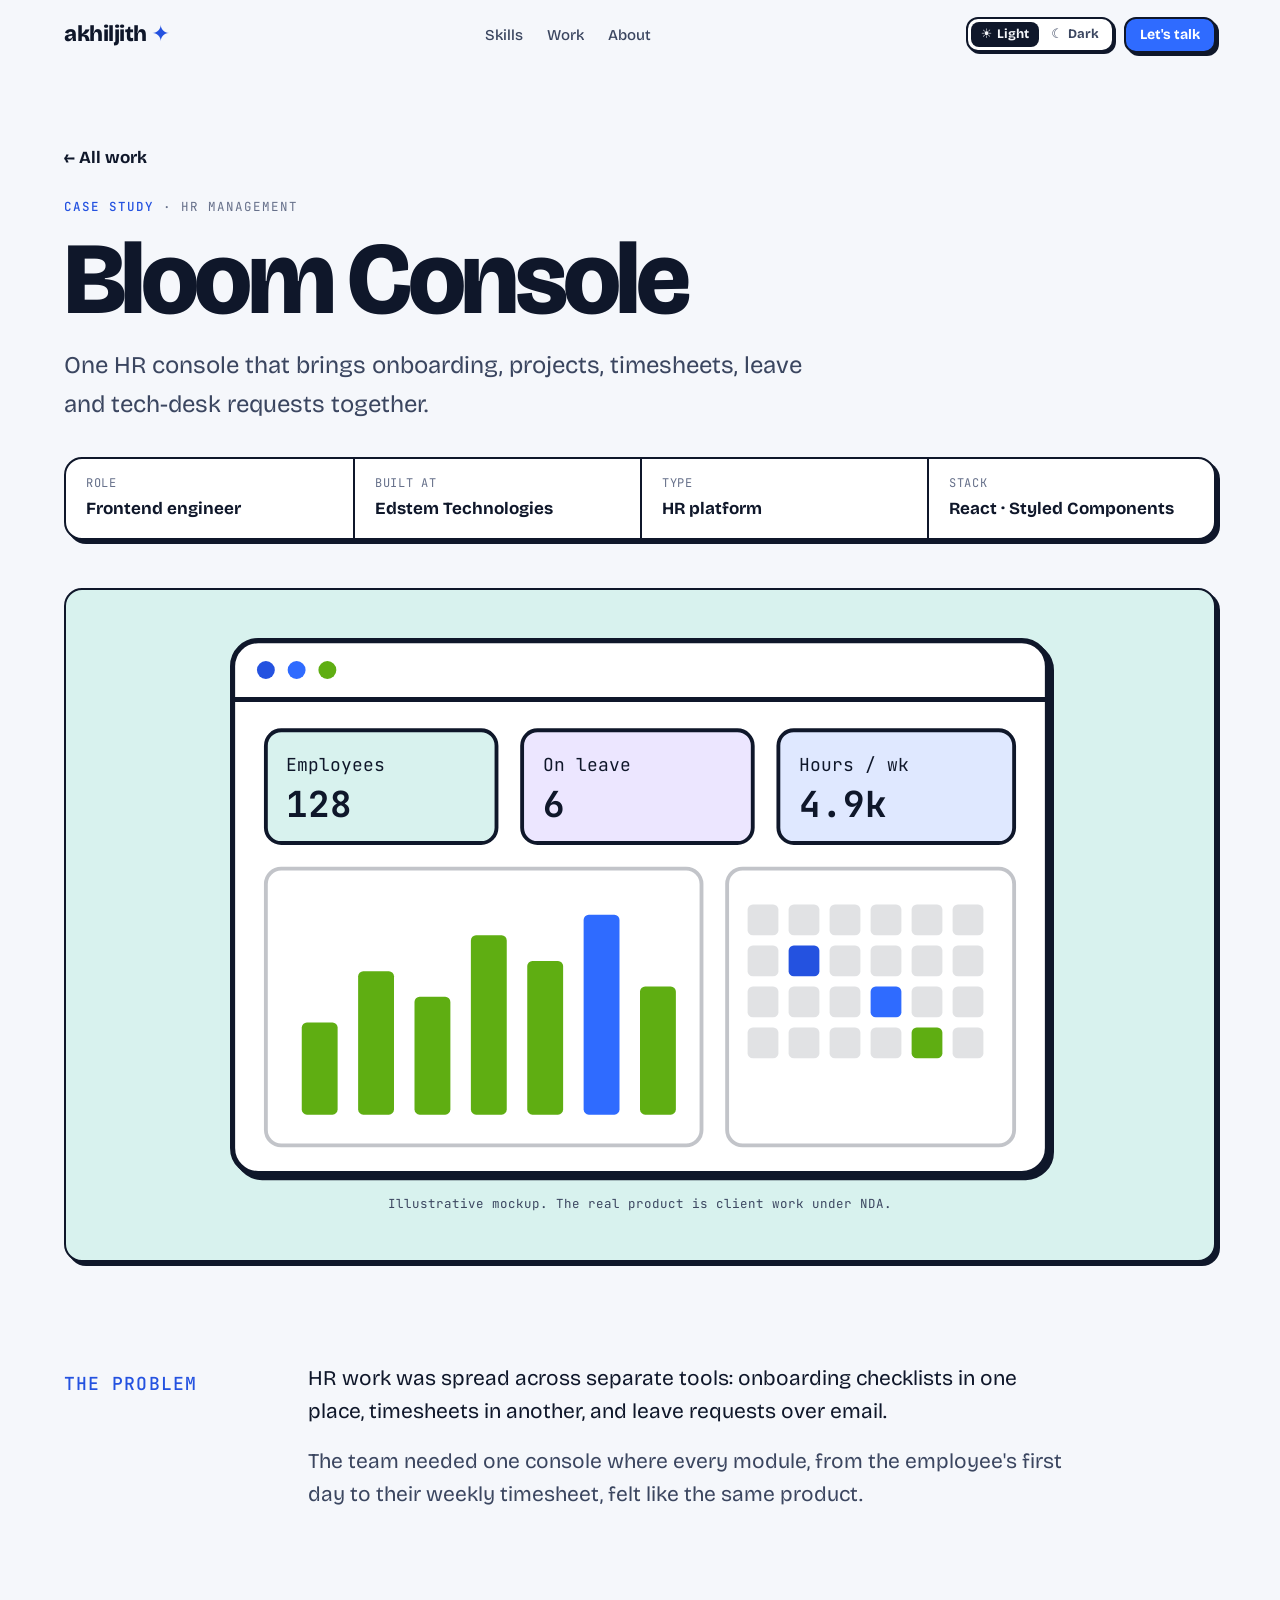
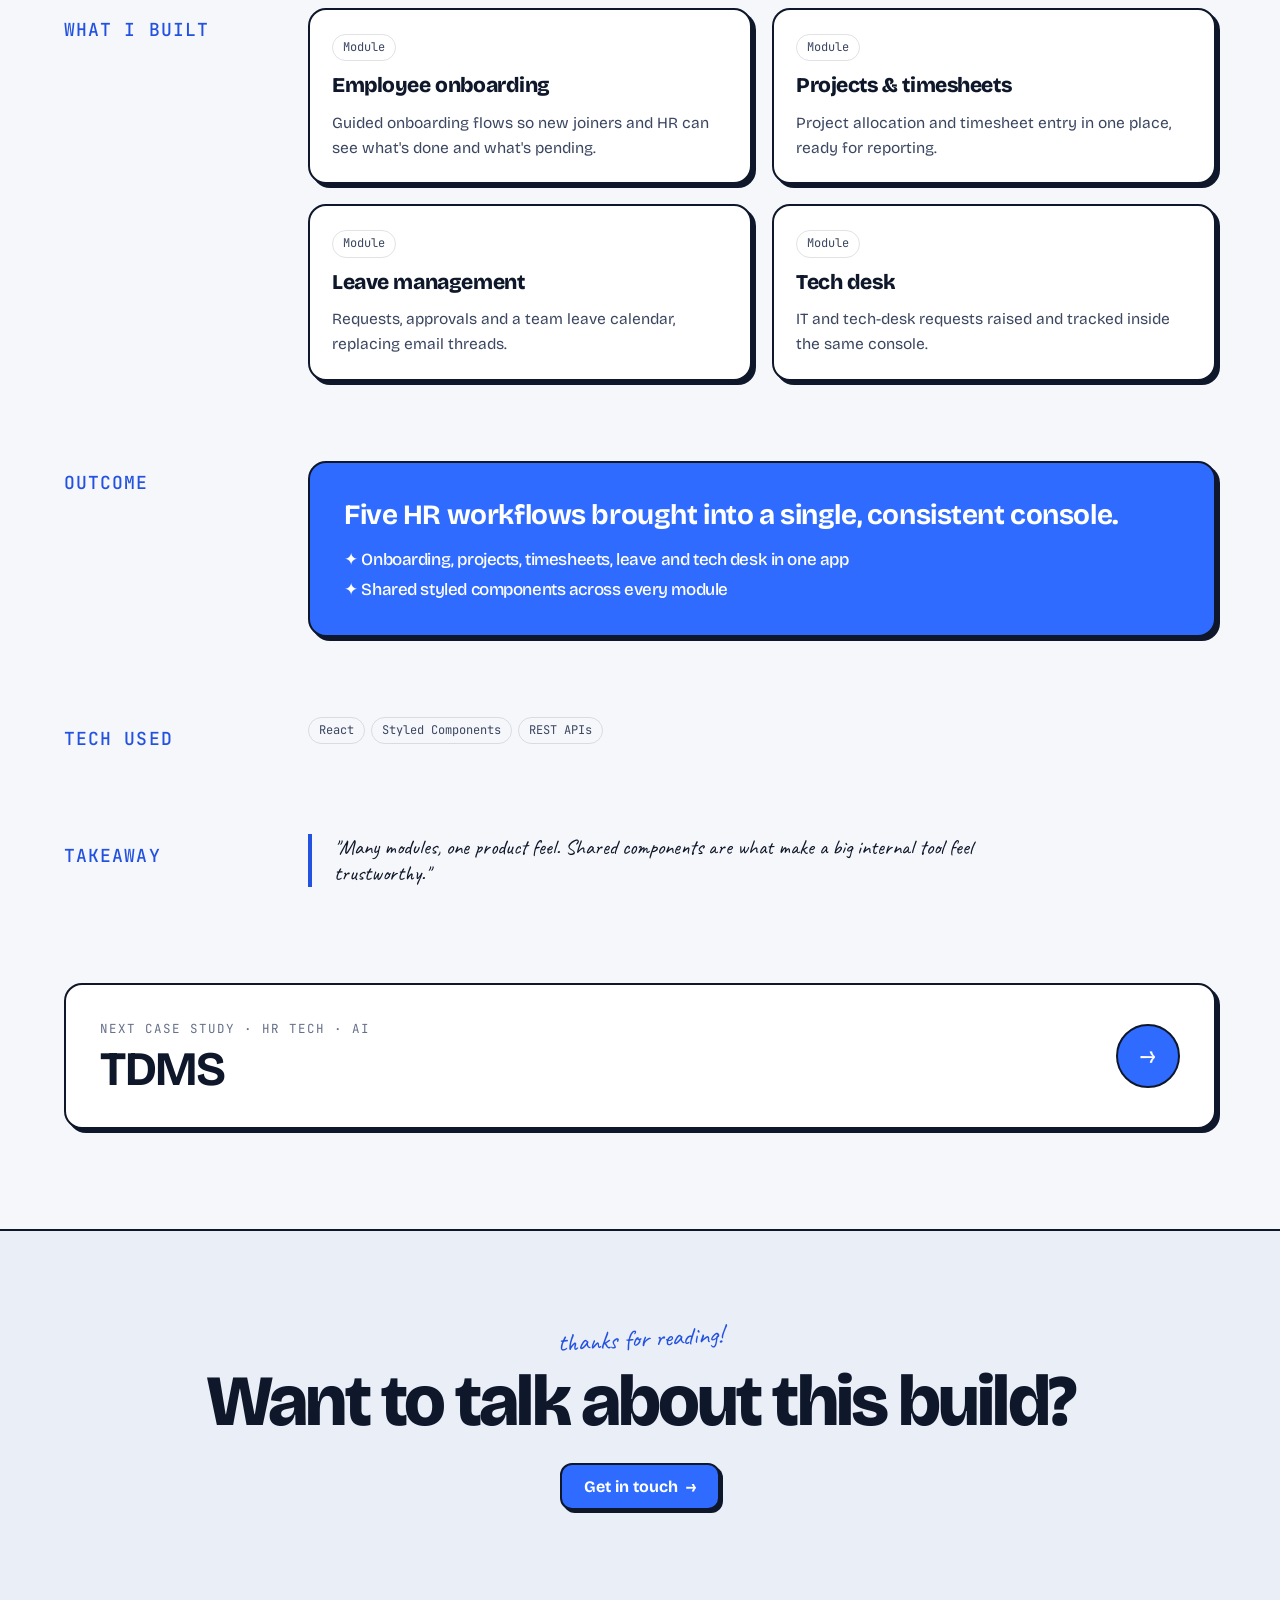
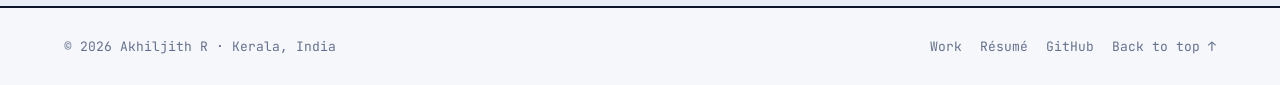
<file: work/bloom-console.html>
<!doctype html>
<html lang="en">
  <head>
    <meta charset="UTF-8" />
    <meta name="viewport" content="width=device-width, initial-scale=1.0" />
    <title>Bloom Console · Case study · Akhiljith R</title>
    <meta name="description" content="One HR console that brings onboarding, projects, timesheets, leave and tech-desk requests together." />
    <link
      rel="icon"
      href="data:image/svg+xml,%3Csvg xmlns='http://www.w3.org/2000/svg' viewBox='0 0 64 64'%3E%3Crect x='3' y='3' width='58' height='58' rx='14' fill='%232f6bff' stroke='%230f172a' stroke-width='5'/%3E%3Ctext x='50%25' y='70%25' text-anchor='middle' font-family='Arial' font-weight='900' font-size='36' fill='%23ffffff'%3EA%3C/text%3E%3C/svg%3E"
    />
    <script>
      document.documentElement.classList.add("js");
      try { const t = localStorage.getItem("theme"); if (t) document.documentElement.dataset.theme = t; } catch {}
    </script>
    <link rel="preconnect" href="https://fonts.googleapis.com" />
    <link rel="preconnect" href="https://fonts.gstatic.com" crossorigin />
    <link
      href="https://fonts.googleapis.com/css2?family=Bricolage+Grotesque:opsz,wght@12..96,400;12..96,500;12..96,700;12..96,800&family=Caveat:wght@600&family=JetBrains+Mono:wght@400;500&display=swap"
      rel="stylesheet"
    />
    <link rel="stylesheet" href="../assets/styles.css" />
  </head>
  <body>
    <a class="skip" href="#main">Skip to content</a>

    <header class="nav" id="nav">
      <div class="wrap nav-inner">
        <a href="../index.html" class="logo">akhiljith<span> ✦</span></a>
        <ul class="nav-links">
          <li><a href="../index.html#skills">Skills</a></li>
          <li><a href="../index.html#work">Work</a></li>
          <li><a href="../index.html#about">About</a></li>
        </ul>
        <div class="nav-actions">
          <div class="seg" role="group" aria-label="Colour theme">
            <button type="button" data-theme-set="light" aria-pressed="true">☀<span class="lbl"> Light</span></button>
            <button type="button" data-theme-set="dark" aria-pressed="false">☾<span class="lbl"> Dark</span></button>
          </div>
          <a href="../index.html#contact" class="btn btn-primary">Let's talk</a>
          <button class="menu-btn" id="menuBtn" aria-label="Open menu" aria-expanded="false" aria-controls="mobileMenu">
            <svg viewBox="0 0 24 24" fill="none" stroke="currentColor" stroke-width="2.5" stroke-linecap="round"><path d="M4 7h16M4 12h16M4 17h16" /></svg>
          </button>
        </div>
      </div>
    </header>
    <nav class="mobile-menu" id="mobileMenu" aria-label="Mobile">
      <a href="../index.html#skills">Skills</a>
      <a href="../index.html#work">Work</a>
      <a href="../index.html#about">About</a>
      <a href="../index.html#contact">Let's talk →</a>
    </nav>

    <main id="main">
      <header class="cs-head">
        <div class="wrap">
          <a href="../index.html#work" class="back">← All work</a>
          <div class="kicker"><b>Case study</b> · HR management</div>
          <h1>Bloom Console</h1>
          <p class="lede">One HR console that brings onboarding, projects, timesheets, leave and tech-desk requests together.</p>
          <dl class="sticker cs-facts"><div><dt>Role</dt><dd>Frontend engineer</dd></div><div><dt>Built at</dt><dd>Edstem Technologies</dd></div><div><dt>Type</dt><dd>HR platform</dd></div><div><dt>Stack</dt><dd>React · Styled Components</dd></div></dl>
        </div>
      </header>

      <div class="wrap">
        <figure class="sticker cs-hero reveal" style="background: var(--tint-4)">
          <svg class="mock" viewBox="0 0 320 210" role="img" aria-label="Illustrative mockup of an HR dashboard with stats, chart and leave calendar" font-family="JetBrains Mono, monospace">
                  <rect x="1" y="1" width="318" height="208" rx="10" fill="var(--screen)" stroke="var(--ink)" stroke-width="2" />
                  <path d="M1 24h318" stroke="var(--ink)" stroke-width="2" />
                  <circle cx="14" cy="12.5" r="3.5" fill="var(--coral)" /><circle cx="26" cy="12.5" r="3.5" fill="var(--acc)" /><circle cx="38" cy="12.5" r="3.5" fill="var(--leaf)" />
                  <rect x="14" y="36" width="90" height="44" rx="6" fill="var(--tint-4)" stroke="var(--ink)" stroke-width="1.5" />
                  <rect x="114" y="36" width="90" height="44" rx="6" fill="var(--tint-3)" stroke="var(--ink)" stroke-width="1.5" />
                  <rect x="214" y="36" width="92" height="44" rx="6" fill="var(--tint-1)" stroke="var(--ink)" stroke-width="1.5" />
                  <text x="22" y="52" font-size="7" fill="#0f172a">Employees</text><text x="22" y="70" font-size="14" font-weight="700" fill="#0f172a">128</text>
                  <text x="122" y="52" font-size="7" fill="#0f172a">On leave</text><text x="122" y="70" font-size="14" font-weight="700" fill="#0f172a">6</text>
                  <text x="222" y="52" font-size="7" fill="#0f172a">Hours / wk</text><text x="222" y="70" font-size="14" font-weight="700" fill="#0f172a">4.9k</text>
                  <rect x="14" y="90" width="170" height="108" rx="6" fill="none" stroke="var(--ink)" stroke-opacity=".25" stroke-width="1.5" />
                  <g fill="var(--leaf)"><rect x="28" y="150" width="14" height="36" rx="2" /><rect x="50" y="130" width="14" height="56" rx="2" /><rect x="72" y="140" width="14" height="46" rx="2" /><rect x="94" y="116" width="14" height="70" rx="2" /><rect x="116" y="126" width="14" height="60" rx="2" /><rect x="138" y="108" width="14" height="78" rx="2" fill="var(--acc)" /><rect x="160" y="136" width="14" height="50" rx="2" /></g>
                  <rect x="194" y="90" width="112" height="108" rx="6" fill="none" stroke="var(--ink)" stroke-opacity=".25" stroke-width="1.5" />
                  <g fill="var(--ink)" opacity=".12">
                    <rect x="202" y="104" width="12" height="12" rx="2" /><rect x="218" y="104" width="12" height="12" rx="2" /><rect x="234" y="104" width="12" height="12" rx="2" /><rect x="250" y="104" width="12" height="12" rx="2" /><rect x="266" y="104" width="12" height="12" rx="2" /><rect x="282" y="104" width="12" height="12" rx="2" />
                    <rect x="202" y="120" width="12" height="12" rx="2" /><rect x="234" y="120" width="12" height="12" rx="2" /><rect x="250" y="120" width="12" height="12" rx="2" /><rect x="266" y="120" width="12" height="12" rx="2" /><rect x="282" y="120" width="12" height="12" rx="2" />
                    <rect x="202" y="136" width="12" height="12" rx="2" /><rect x="218" y="136" width="12" height="12" rx="2" /><rect x="234" y="136" width="12" height="12" rx="2" /><rect x="266" y="136" width="12" height="12" rx="2" /><rect x="282" y="136" width="12" height="12" rx="2" />
                    <rect x="202" y="152" width="12" height="12" rx="2" /><rect x="218" y="152" width="12" height="12" rx="2" /><rect x="234" y="152" width="12" height="12" rx="2" /><rect x="250" y="152" width="12" height="12" rx="2" /><rect x="282" y="152" width="12" height="12" rx="2" />
                  </g>
                  <rect x="218" y="120" width="12" height="12" rx="2" fill="var(--coral)" />
                  <rect x="250" y="136" width="12" height="12" rx="2" fill="var(--acc)" />
                  <rect x="266" y="152" width="12" height="12" rx="2" fill="var(--leaf)" />
                </svg>
          <figcaption>Illustrative mockup. The real product is client work under NDA.</figcaption>
        </figure>
      </div>

      <div class="cs-body">
        <div class="wrap">
          <section class="cs-sec reveal">
            <h2>The problem</h2>
            <div class="content"><p>HR work was spread across separate tools: onboarding checklists in one place, timesheets in another, and leave requests over email.</p><p>The team needed one console where every module, from the employee's first day to their weekly timesheet, felt like the same product.</p></div>
          </section>

          <section class="cs-sec reveal">
            <h2>What I built</h2>
            <div class="content">
              <div class="built"><article class="sticker lift"><span class="tag">Module</span><h3>Employee onboarding</h3><p>Guided onboarding flows so new joiners and HR can see what's done and what's pending.</p></article><article class="sticker lift"><span class="tag">Module</span><h3>Projects &amp; timesheets</h3><p>Project allocation and timesheet entry in one place, ready for reporting.</p></article><article class="sticker lift"><span class="tag">Module</span><h3>Leave management</h3><p>Requests, approvals and a team leave calendar, replacing email threads.</p></article><article class="sticker lift"><span class="tag">Module</span><h3>Tech desk</h3><p>IT and tech-desk requests raised and tracked inside the same console.</p></article></div>
              
            </div>
          </section>

          <section class="cs-sec reveal">
            <h2>Outcome</h2>
            <div class="content">
              <div class="sticker outcome">
                Five HR workflows brought into a single, consistent console.
                <ul><li>Onboarding, projects, timesheets, leave and tech desk in one app</li><li>Shared styled components across every module</li></ul>
              </div>
            </div>
          </section>

          <section class="cs-sec reveal">
            <h2>Tech used</h2>
            <div class="content"><div class="tags"><span class="tag">React</span><span class="tag">Styled Components</span><span class="tag">REST APIs</span></div></div>
          </section>

          <section class="cs-sec reveal">
            <h2>Takeaway</h2>
            <div class="content"><p class="takeaway">"Many modules, one product feel. Shared components are what make a big internal tool feel trustworthy."</p></div>
          </section>

          <a href="tdms.html" class="sticker next reveal">
            <span><span class="kicker">Next case study · HR tech · AI</span><b>TDMS</b></span>
            <span class="go" aria-hidden="true">→</span>
          </a>
        </div>
      </div>

      <section class="cta-band">
        <span class="hand">thanks for reading!</span>
        <h2>Want to talk about this build?</h2>
        <a href="../index.html#contact" class="btn btn-primary">Get in touch <span class="arr">→</span></a>
      </section>
    </main>

    <footer>
      <div class="wrap">
        <span>© 2026 Akhiljith R · Kerala, India</span>
        <nav aria-label="Footer">
          <a href="../index.html#work">Work</a>
          <a href="../Akhiljith_R_Resume.pdf" target="_blank" rel="noopener">Résumé</a>
          <a href="https://github.com/Akhiljith1111" target="_blank" rel="noopener">GitHub</a>
          <a href="#main">Back to top ↑</a>
        </nav>
      </div>
    </footer>

    <script src="../assets/main.js"></script>
  </body>
</html>
</file>
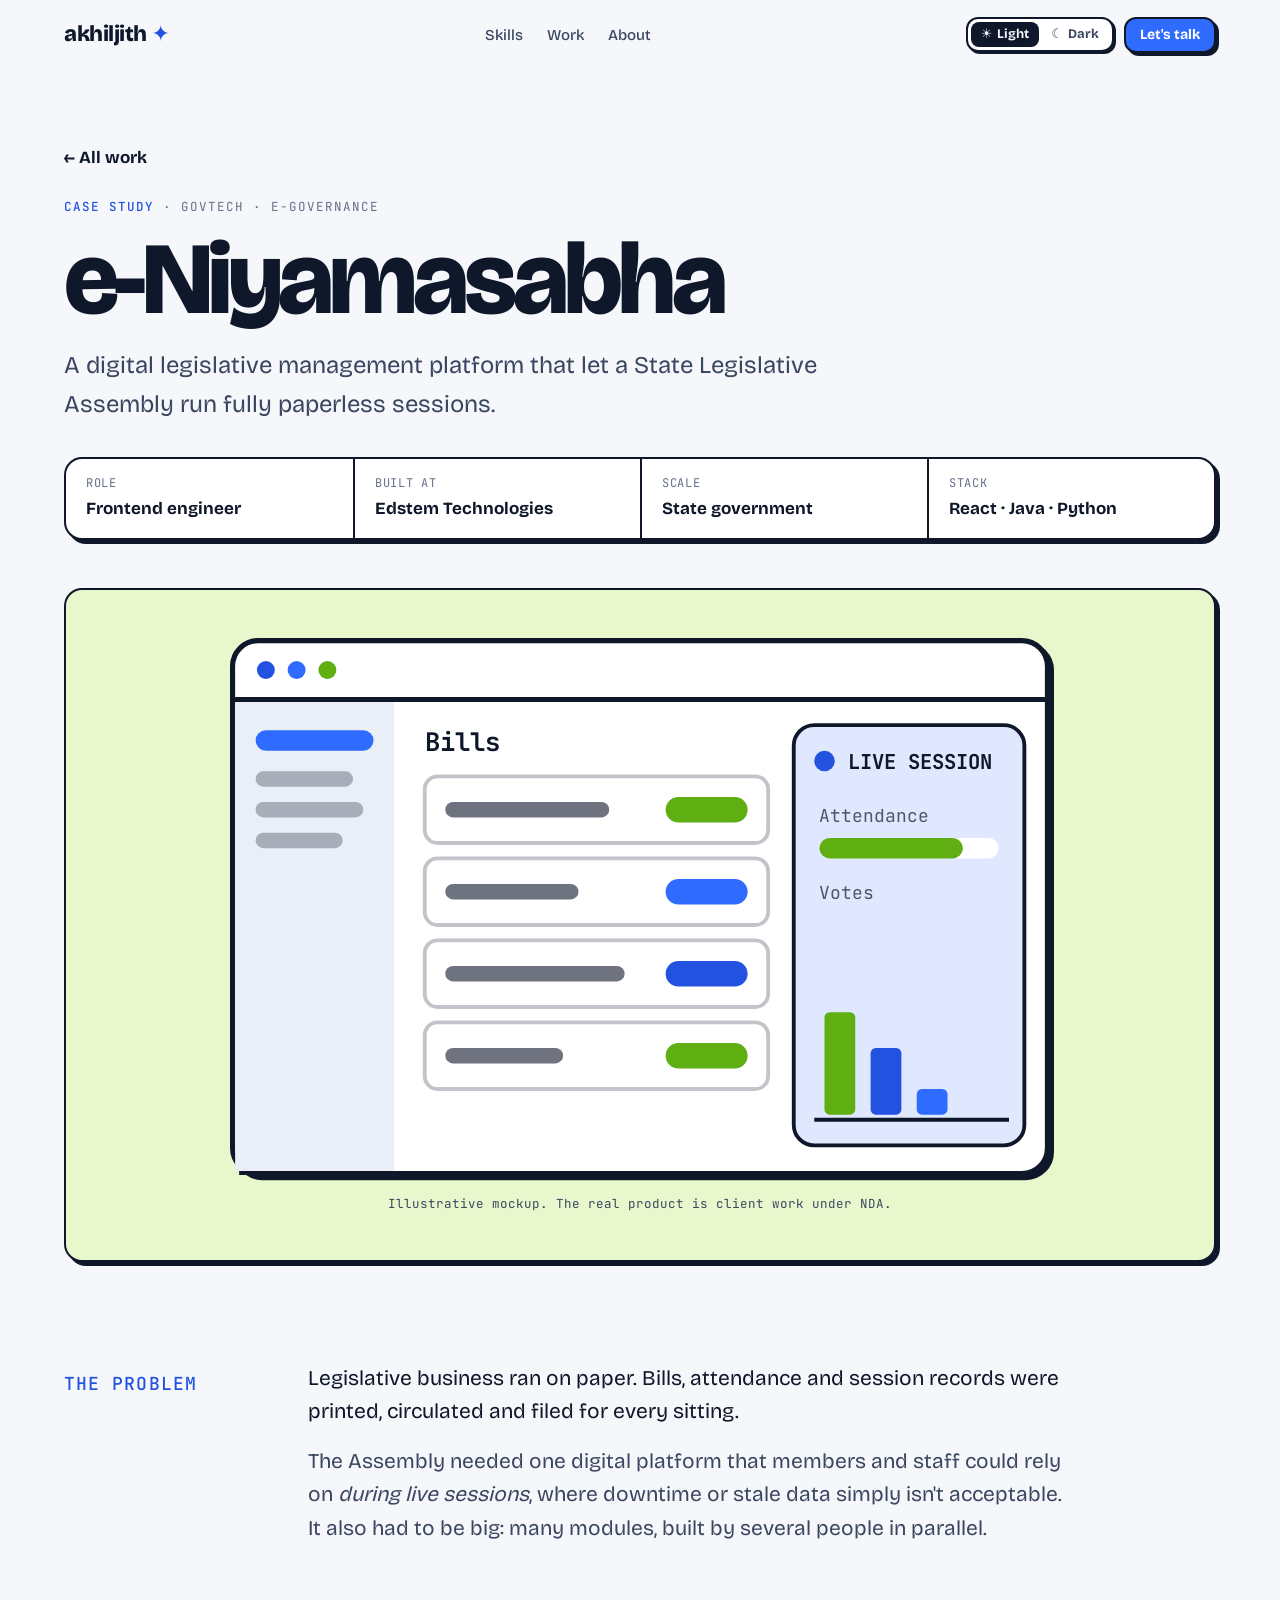
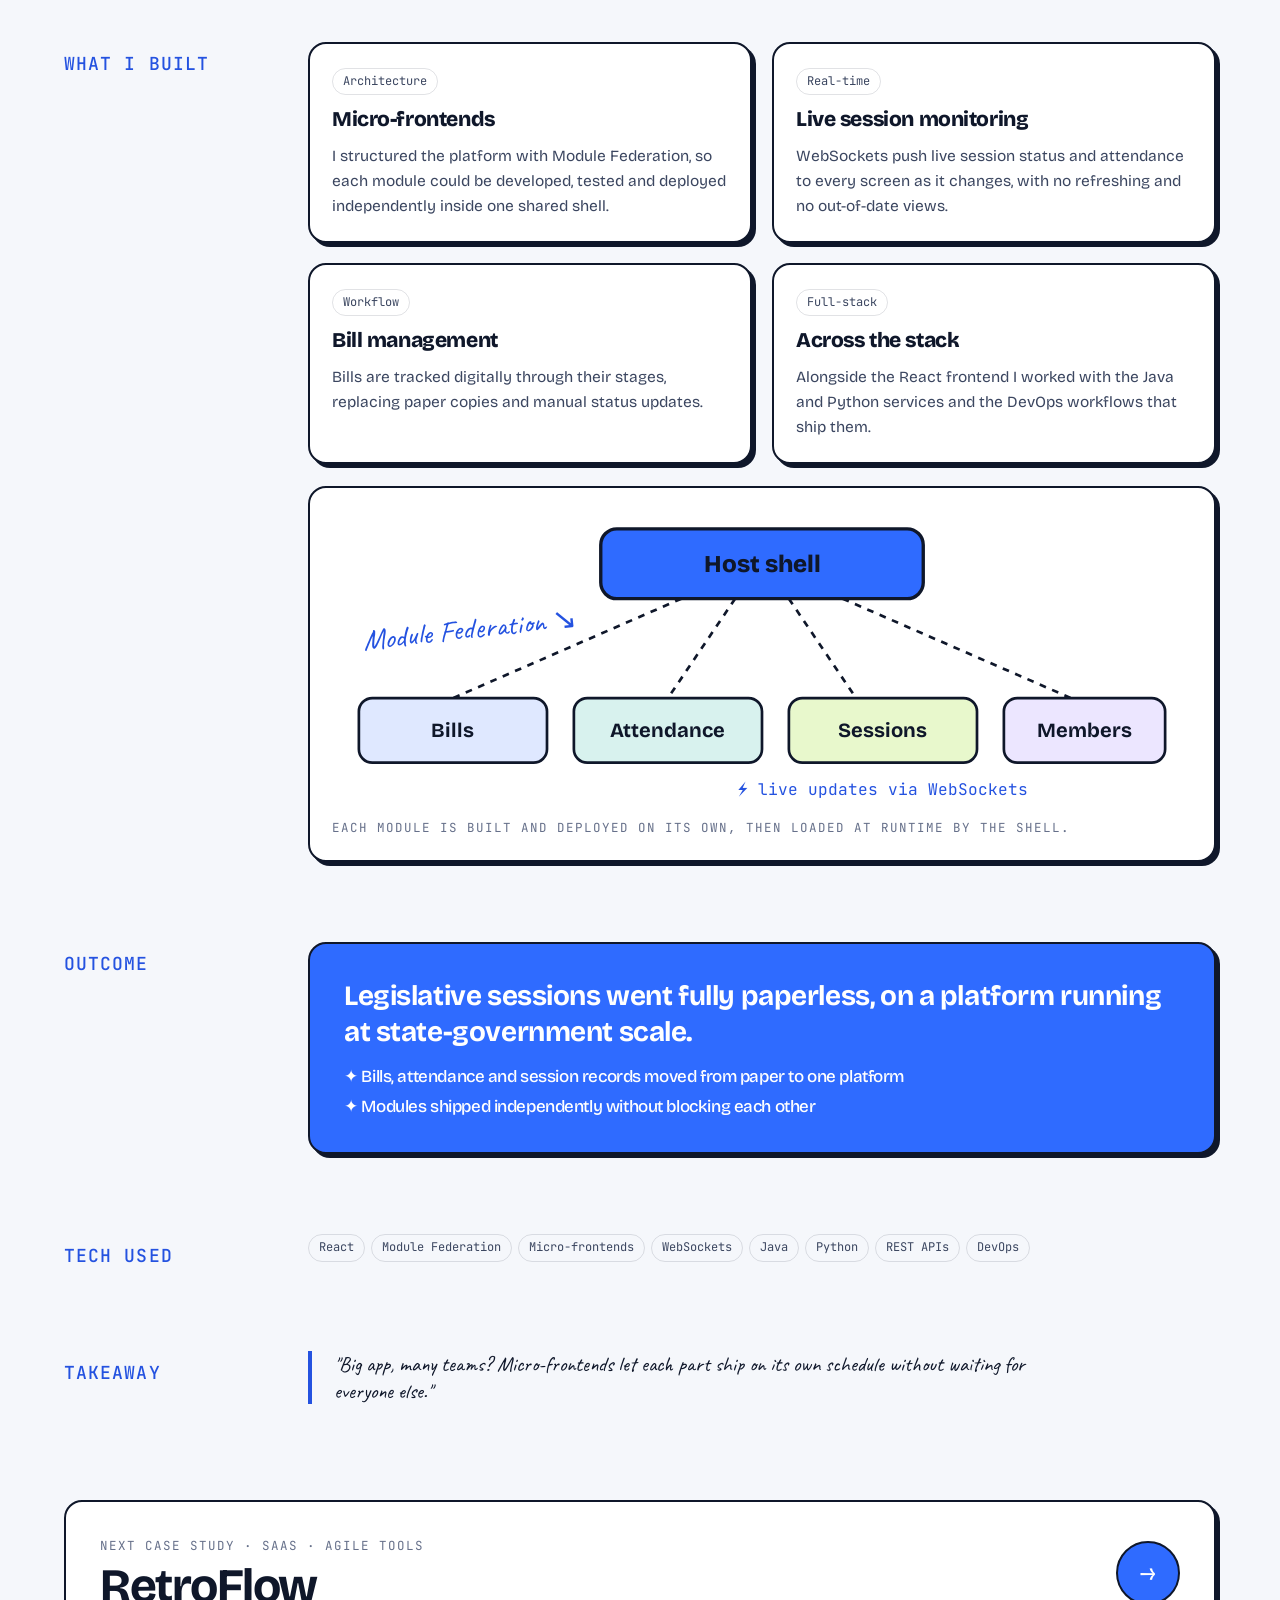
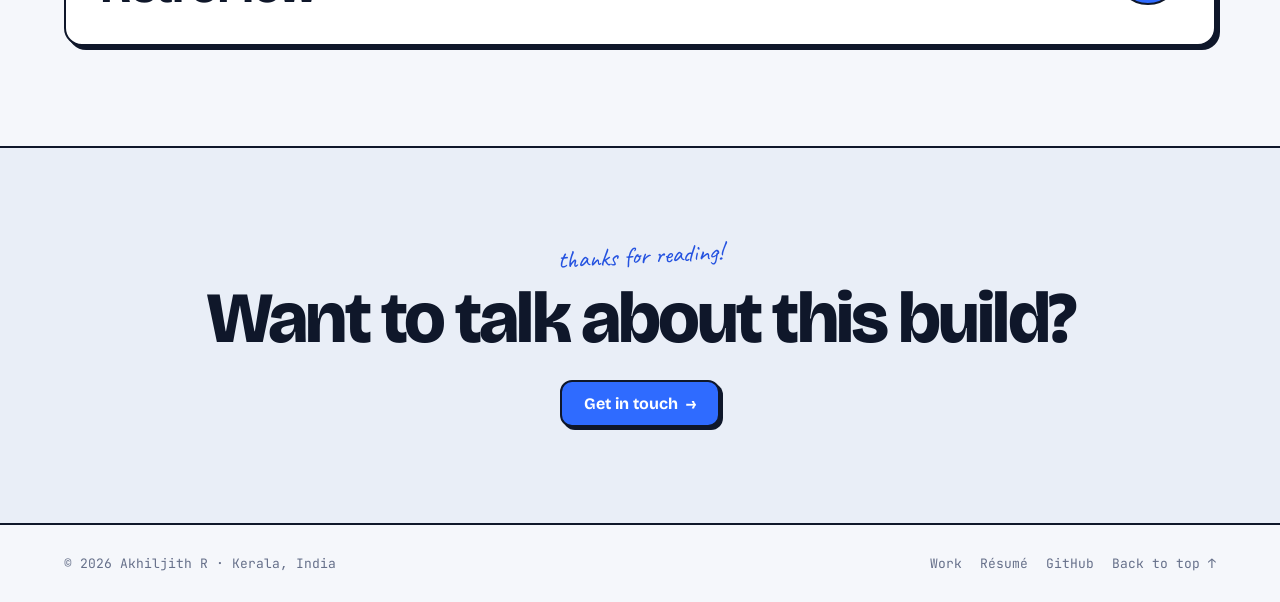
<file: work/e-niyamasabha.html>
<!doctype html>
<html lang="en">
  <head>
    <meta charset="UTF-8" />
    <meta name="viewport" content="width=device-width, initial-scale=1.0" />
    <title>e-Niyamasabha · Case study · Akhiljith R</title>
    <meta name="description" content="A digital legislative management platform that let a State Legislative Assembly run fully paperless sessions." />
    <link
      rel="icon"
      href="data:image/svg+xml,%3Csvg xmlns='http://www.w3.org/2000/svg' viewBox='0 0 64 64'%3E%3Crect x='3' y='3' width='58' height='58' rx='14' fill='%232f6bff' stroke='%230f172a' stroke-width='5'/%3E%3Ctext x='50%25' y='70%25' text-anchor='middle' font-family='Arial' font-weight='900' font-size='36' fill='%23ffffff'%3EA%3C/text%3E%3C/svg%3E"
    />
    <script>
      document.documentElement.classList.add("js");
      try { const t = localStorage.getItem("theme"); if (t) document.documentElement.dataset.theme = t; } catch {}
    </script>
    <link rel="preconnect" href="https://fonts.googleapis.com" />
    <link rel="preconnect" href="https://fonts.gstatic.com" crossorigin />
    <link
      href="https://fonts.googleapis.com/css2?family=Bricolage+Grotesque:opsz,wght@12..96,400;12..96,500;12..96,700;12..96,800&family=Caveat:wght@600&family=JetBrains+Mono:wght@400;500&display=swap"
      rel="stylesheet"
    />
    <link rel="stylesheet" href="../assets/styles.css" />
  </head>
  <body>
    <a class="skip" href="#main">Skip to content</a>

    <header class="nav" id="nav">
      <div class="wrap nav-inner">
        <a href="../index.html" class="logo">akhiljith<span> ✦</span></a>
        <ul class="nav-links">
          <li><a href="../index.html#skills">Skills</a></li>
          <li><a href="../index.html#work">Work</a></li>
          <li><a href="../index.html#about">About</a></li>
        </ul>
        <div class="nav-actions">
          <div class="seg" role="group" aria-label="Colour theme">
            <button type="button" data-theme-set="light" aria-pressed="true">☀<span class="lbl"> Light</span></button>
            <button type="button" data-theme-set="dark" aria-pressed="false">☾<span class="lbl"> Dark</span></button>
          </div>
          <a href="../index.html#contact" class="btn btn-primary">Let's talk</a>
          <button class="menu-btn" id="menuBtn" aria-label="Open menu" aria-expanded="false" aria-controls="mobileMenu">
            <svg viewBox="0 0 24 24" fill="none" stroke="currentColor" stroke-width="2.5" stroke-linecap="round"><path d="M4 7h16M4 12h16M4 17h16" /></svg>
          </button>
        </div>
      </div>
    </header>
    <nav class="mobile-menu" id="mobileMenu" aria-label="Mobile">
      <a href="../index.html#skills">Skills</a>
      <a href="../index.html#work">Work</a>
      <a href="../index.html#about">About</a>
      <a href="../index.html#contact">Let's talk →</a>
    </nav>

    <main id="main">
      <header class="cs-head">
        <div class="wrap">
          <a href="../index.html#work" class="back">← All work</a>
          <div class="kicker"><b>Case study</b> · GovTech · e-Governance</div>
          <h1>e-Niyamasabha</h1>
          <p class="lede">A digital legislative management platform that let a State Legislative Assembly run fully paperless sessions.</p>
          <dl class="sticker cs-facts"><div><dt>Role</dt><dd>Frontend engineer</dd></div><div><dt>Built at</dt><dd>Edstem Technologies</dd></div><div><dt>Scale</dt><dd>State government</dd></div><div><dt>Stack</dt><dd>React · Java · Python</dd></div></dl>
        </div>
      </header>

      <div class="wrap">
        <figure class="sticker cs-hero reveal" style="background: var(--tint-2)">
          <svg class="mock" viewBox="0 0 320 210" role="img" aria-label="Illustrative mockup of a legislative dashboard with a bill list and live session panel" font-family="JetBrains Mono, monospace">
                <rect x="1" y="1" width="318" height="208" rx="10" fill="var(--screen)" stroke="var(--ink)" stroke-width="2" />
                <path d="M1 24h318" stroke="var(--ink)" stroke-width="2" />
                <circle cx="14" cy="12.5" r="3.5" fill="var(--coral)" /><circle cx="26" cy="12.5" r="3.5" fill="var(--acc)" /><circle cx="38" cy="12.5" r="3.5" fill="var(--leaf)" />
                <rect x="2" y="25" width="62" height="183" fill="var(--bg-2)" />
                <rect x="10" y="36" width="46" height="8" rx="4" fill="var(--acc)" />
                <rect x="10" y="52" width="38" height="6" rx="3" fill="var(--ink)" opacity=".3" />
                <rect x="10" y="64" width="42" height="6" rx="3" fill="var(--ink)" opacity=".3" />
                <rect x="10" y="76" width="34" height="6" rx="3" fill="var(--ink)" opacity=".3" />
                <text x="76" y="44" font-size="10" font-weight="700" fill="var(--ink)">Bills</text>
                <g>
                  <rect x="76" y="54" width="134" height="26" rx="5" fill="none" stroke="var(--ink)" stroke-opacity=".25" stroke-width="1.5" />
                  <rect x="84" y="64" width="64" height="6" rx="3" fill="var(--ink)" opacity=".6" />
                  <rect x="170" y="62" width="32" height="10" rx="5" fill="var(--leaf)" />
                  <rect x="76" y="86" width="134" height="26" rx="5" fill="none" stroke="var(--ink)" stroke-opacity=".25" stroke-width="1.5" />
                  <rect x="84" y="96" width="52" height="6" rx="3" fill="var(--ink)" opacity=".6" />
                  <rect x="170" y="94" width="32" height="10" rx="5" fill="var(--acc)" />
                  <rect x="76" y="118" width="134" height="26" rx="5" fill="none" stroke="var(--ink)" stroke-opacity=".25" stroke-width="1.5" />
                  <rect x="84" y="128" width="70" height="6" rx="3" fill="var(--ink)" opacity=".6" />
                  <rect x="170" y="126" width="32" height="10" rx="5" fill="var(--coral)" />
                  <rect x="76" y="150" width="134" height="26" rx="5" fill="none" stroke="var(--ink)" stroke-opacity=".25" stroke-width="1.5" />
                  <rect x="84" y="160" width="46" height="6" rx="3" fill="var(--ink)" opacity=".6" />
                  <rect x="170" y="158" width="32" height="10" rx="5" fill="var(--leaf)" />
                </g>
                <rect x="220" y="34" width="90" height="164" rx="8" fill="var(--tint-1)" stroke="var(--ink)" stroke-width="1.5" />
                <circle cx="232" cy="48" r="4" fill="var(--coral)" />
                <text x="241" y="51" font-size="8" font-weight="700" fill="var(--ink)">LIVE SESSION</text>
                <text x="230" y="72" font-size="7" fill="var(--ink)" opacity=".7">Attendance</text>
                <rect x="230" y="78" width="70" height="8" rx="4" fill="var(--card)" />
                <rect x="230" y="78" width="56" height="8" rx="4" fill="var(--leaf)" />
                <text x="230" y="102" font-size="7" fill="var(--ink)" opacity=".7">Votes</text>
                <rect x="232" y="146" width="12" height="40" rx="2" fill="var(--leaf)" />
                <rect x="250" y="160" width="12" height="26" rx="2" fill="var(--coral)" />
                <rect x="268" y="176" width="12" height="10" rx="2" fill="var(--acc)" />
                <path d="M228 188h76" stroke="var(--ink)" stroke-width="1.5" />
              </svg>
          <figcaption>Illustrative mockup. The real product is client work under NDA.</figcaption>
        </figure>
      </div>

      <div class="cs-body">
        <div class="wrap">
          <section class="cs-sec reveal">
            <h2>The problem</h2>
            <div class="content"><p>Legislative business ran on paper. Bills, attendance and session records were printed, circulated and filed for every sitting.</p><p>The Assembly needed one digital platform that members and staff could rely on <em>during live sessions</em>, where downtime or stale data simply isn't acceptable. It also had to be big: many modules, built by several people in parallel.</p></div>
          </section>

          <section class="cs-sec reveal">
            <h2>What I built</h2>
            <div class="content">
              <div class="built"><article class="sticker lift"><span class="tag">Architecture</span><h3>Micro-frontends</h3><p>I structured the platform with Module Federation, so each module could be developed, tested and deployed independently inside one shared shell.</p></article><article class="sticker lift"><span class="tag">Real-time</span><h3>Live session monitoring</h3><p>WebSockets push live session status and attendance to every screen as it changes, with no refreshing and no out-of-date views.</p></article><article class="sticker lift"><span class="tag">Workflow</span><h3>Bill management</h3><p>Bills are tracked digitally through their stages, replacing paper copies and manual status updates.</p></article><article class="sticker lift"><span class="tag">Full-stack</span><h3>Across the stack</h3><p>Alongside the React frontend I worked with the Java and Python services and the DevOps workflows that ship them.</p></article></div>
              
<figure class="sticker diagram">
  <svg viewBox="0 0 640 220" role="img" aria-label="Diagram: a host shell loads the Bills, Attendance, Sessions and Members micro-frontends via Module Federation; Sessions receives live updates over WebSockets" font-family="Bricolage Grotesque, sans-serif">
    <rect x="200" y="14" width="240" height="52" rx="12" fill="var(--acc)" stroke="var(--ink)" stroke-width="2.5" />
    <text x="320" y="46" text-anchor="middle" font-size="18" font-weight="800" fill="#0f172a">Host shell</text>
    <g stroke="var(--ink)" stroke-width="2" stroke-dasharray="5 5" fill="none">
      <path d="M260 66 L90 140" /><path d="M300 66 L250 140" /><path d="M340 66 L390 140" /><path d="M380 66 L550 140" />
    </g>
    <g font-size="15" font-weight="700" text-anchor="middle" fill="var(--ink)">
      <rect x="20" y="140" width="140" height="48" rx="10" fill="var(--tint-1)" stroke="var(--ink)" stroke-width="2" /><text x="90" y="169">Bills</text>
      <rect x="180" y="140" width="140" height="48" rx="10" fill="var(--tint-4)" stroke="var(--ink)" stroke-width="2" /><text x="250" y="169">Attendance</text>
      <rect x="340" y="140" width="140" height="48" rx="10" fill="var(--tint-2)" stroke="var(--ink)" stroke-width="2" /><text x="410" y="169">Sessions</text>
      <rect x="500" y="140" width="120" height="48" rx="10" fill="var(--tint-3)" stroke="var(--ink)" stroke-width="2" /><text x="560" y="169">Members</text>
    </g>
    <text x="410" y="212" text-anchor="middle" font-family="JetBrains Mono, monospace" font-size="12" fill="var(--coral)">⚡ live updates via WebSockets</text>
    <text x="24" y="104" font-family="Caveat, cursive" font-size="22" fill="var(--coral)" transform="rotate(-6 24 104)">Module Federation ↘</text>
  </svg>
  <figcaption class="kicker" style="margin-top:12px">Each module is built and deployed on its own, then loaded at runtime by the shell.</figcaption>
</figure>
            </div>
          </section>

          <section class="cs-sec reveal">
            <h2>Outcome</h2>
            <div class="content">
              <div class="sticker outcome">
                Legislative sessions went fully paperless, on a platform running at state-government scale.
                <ul><li>Bills, attendance and session records moved from paper to one platform</li><li>Modules shipped independently without blocking each other</li></ul>
              </div>
            </div>
          </section>

          <section class="cs-sec reveal">
            <h2>Tech used</h2>
            <div class="content"><div class="tags"><span class="tag">React</span><span class="tag">Module Federation</span><span class="tag">Micro-frontends</span><span class="tag">WebSockets</span><span class="tag">Java</span><span class="tag">Python</span><span class="tag">REST APIs</span><span class="tag">DevOps</span></div></div>
          </section>

          <section class="cs-sec reveal">
            <h2>Takeaway</h2>
            <div class="content"><p class="takeaway">"Big app, many teams? Micro-frontends let each part ship on its own schedule without waiting for everyone else."</p></div>
          </section>

          <a href="retroflow.html" class="sticker next reveal">
            <span><span class="kicker">Next case study · SaaS · Agile tools</span><b>RetroFlow</b></span>
            <span class="go" aria-hidden="true">→</span>
          </a>
        </div>
      </div>

      <section class="cta-band">
        <span class="hand">thanks for reading!</span>
        <h2>Want to talk about this build?</h2>
        <a href="../index.html#contact" class="btn btn-primary">Get in touch <span class="arr">→</span></a>
      </section>
    </main>

    <footer>
      <div class="wrap">
        <span>© 2026 Akhiljith R · Kerala, India</span>
        <nav aria-label="Footer">
          <a href="../index.html#work">Work</a>
          <a href="../Akhiljith_R_Resume.pdf" target="_blank" rel="noopener">Résumé</a>
          <a href="https://github.com/Akhiljith1111" target="_blank" rel="noopener">GitHub</a>
          <a href="#main">Back to top ↑</a>
        </nav>
      </div>
    </footer>

    <script src="../assets/main.js"></script>
  </body>
</html>
</file>
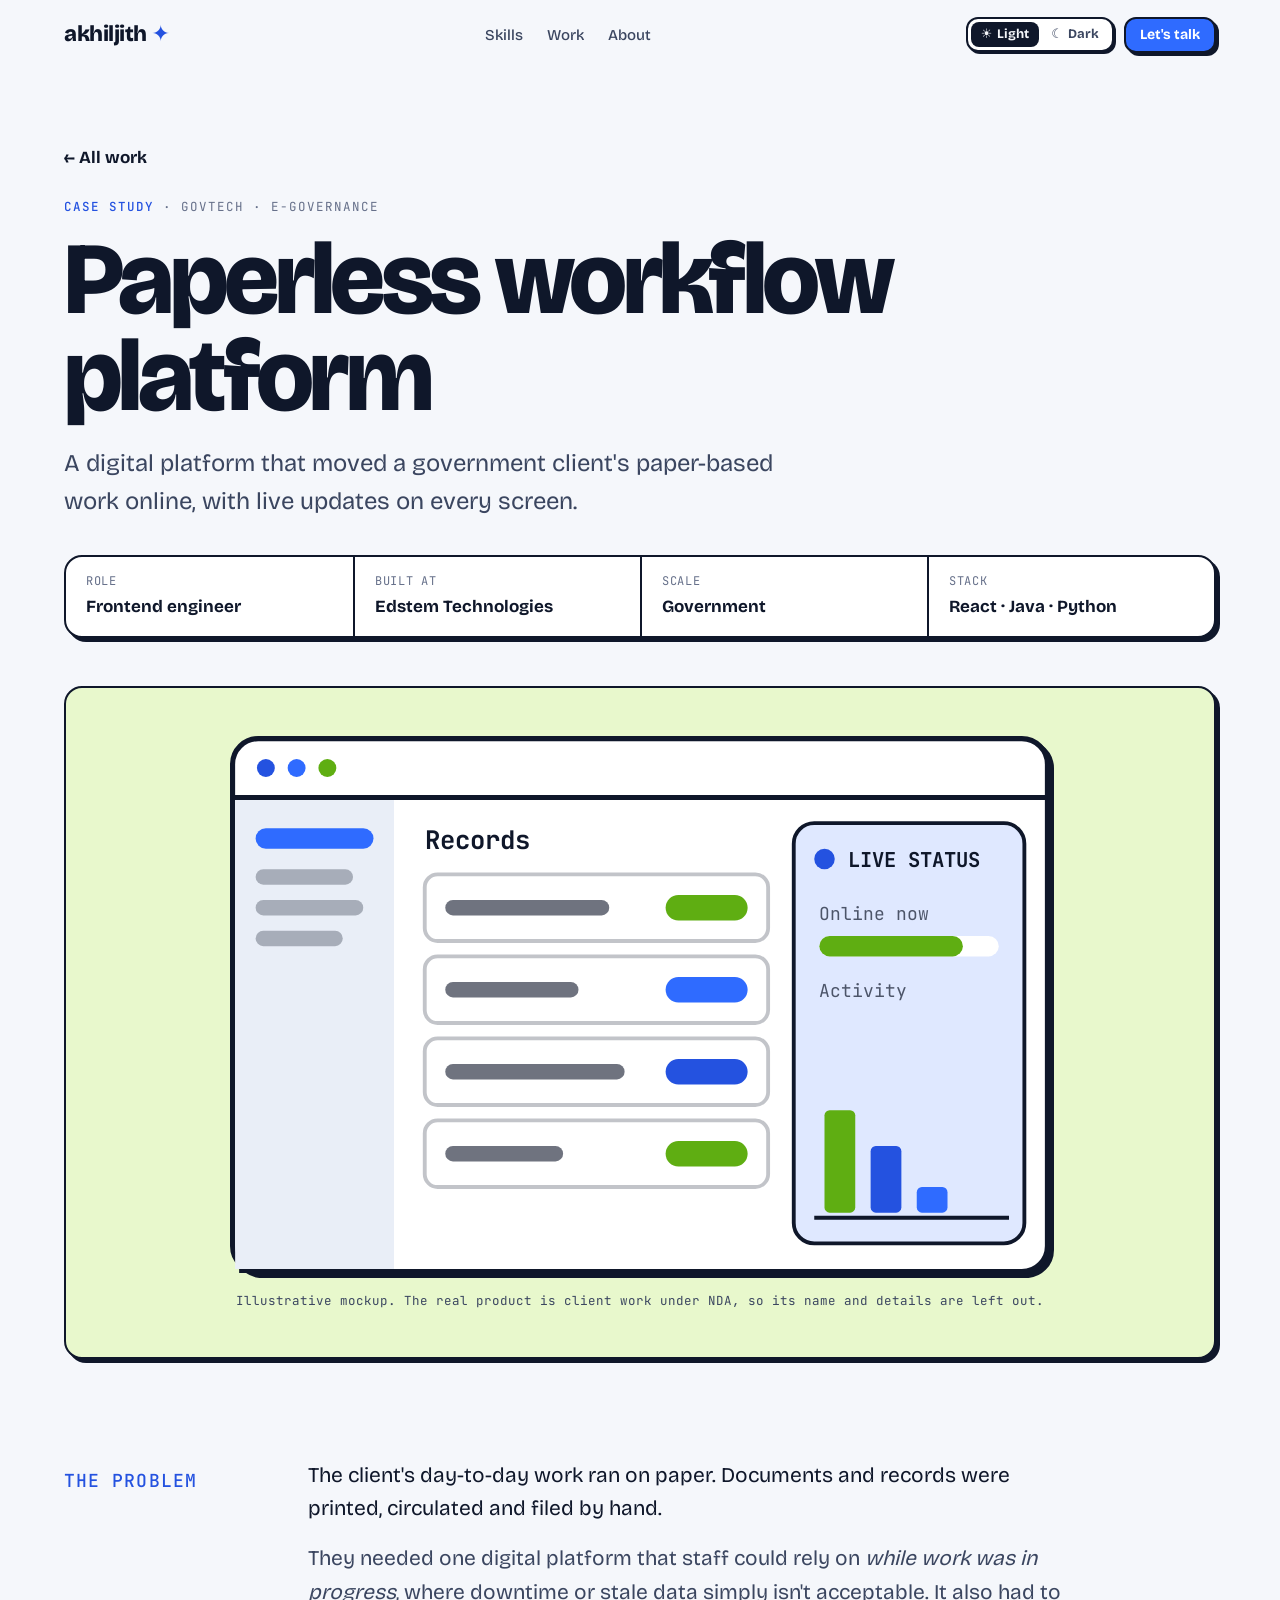
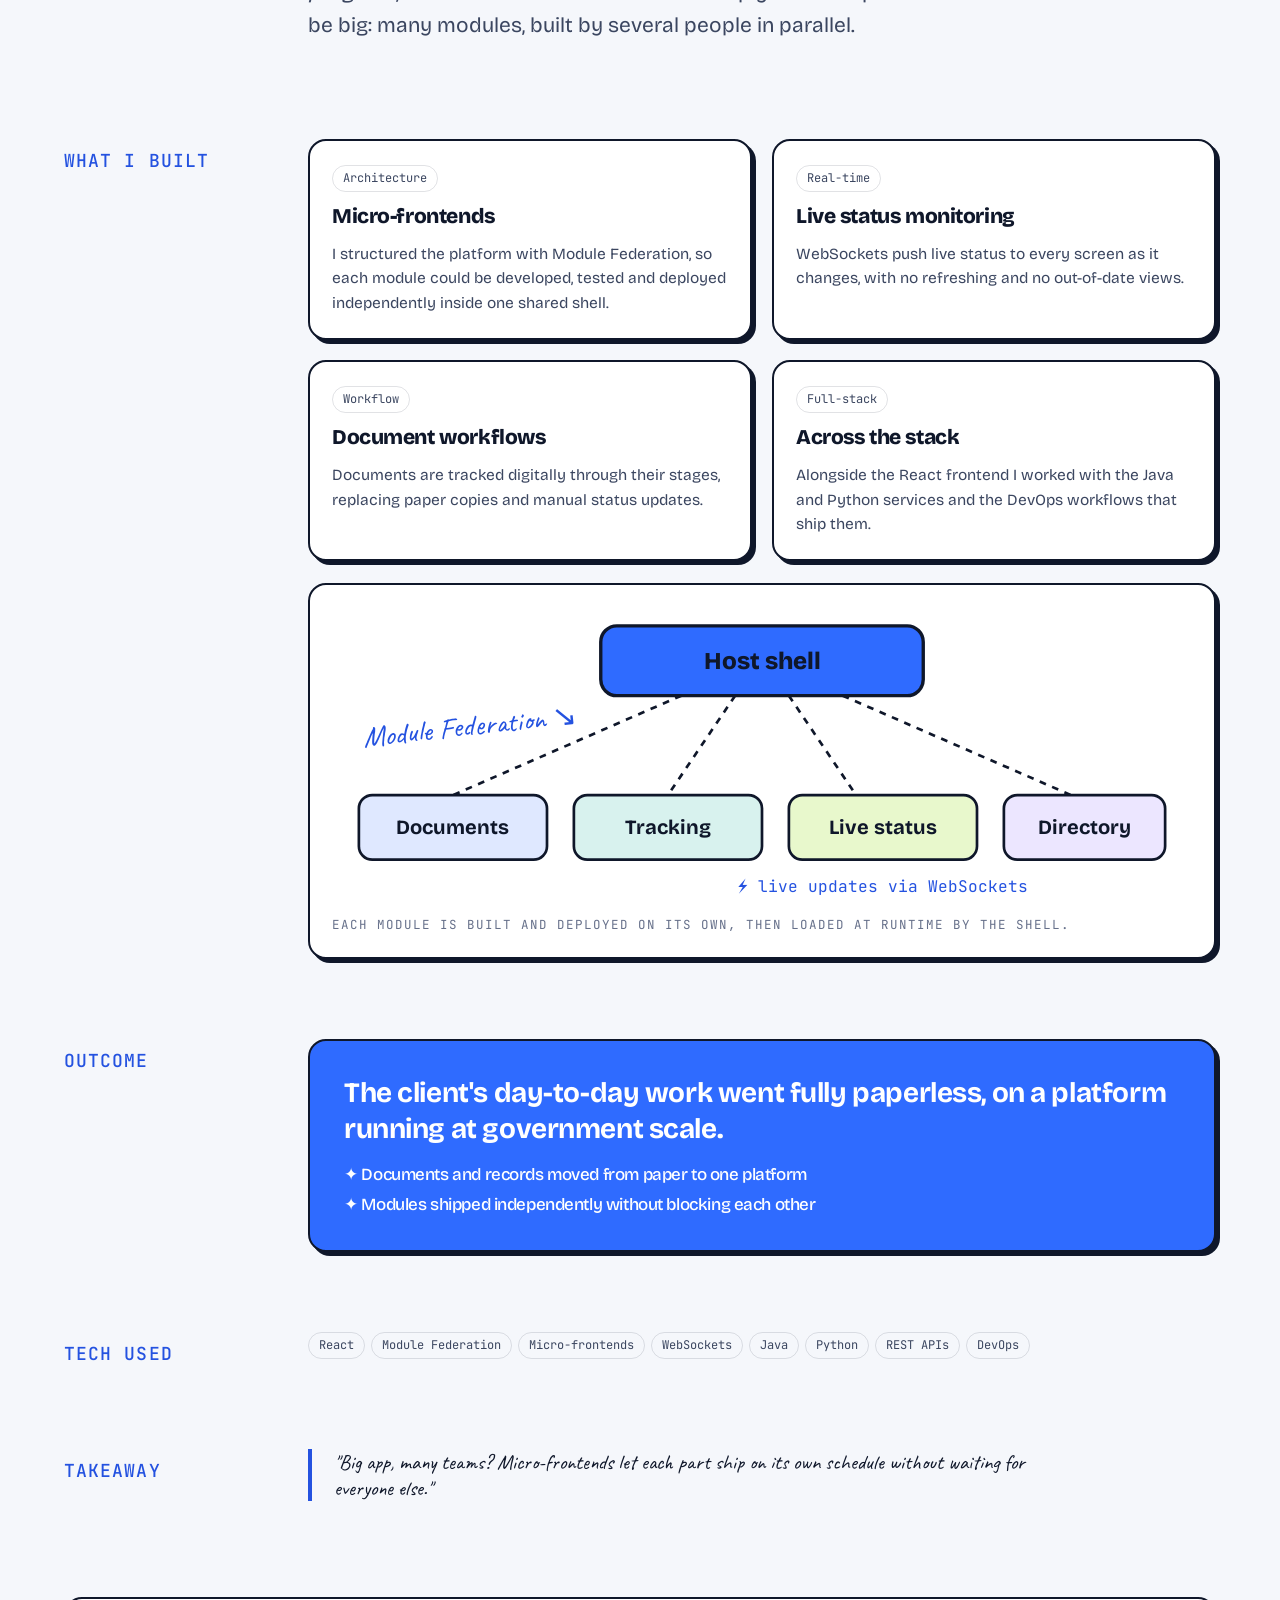
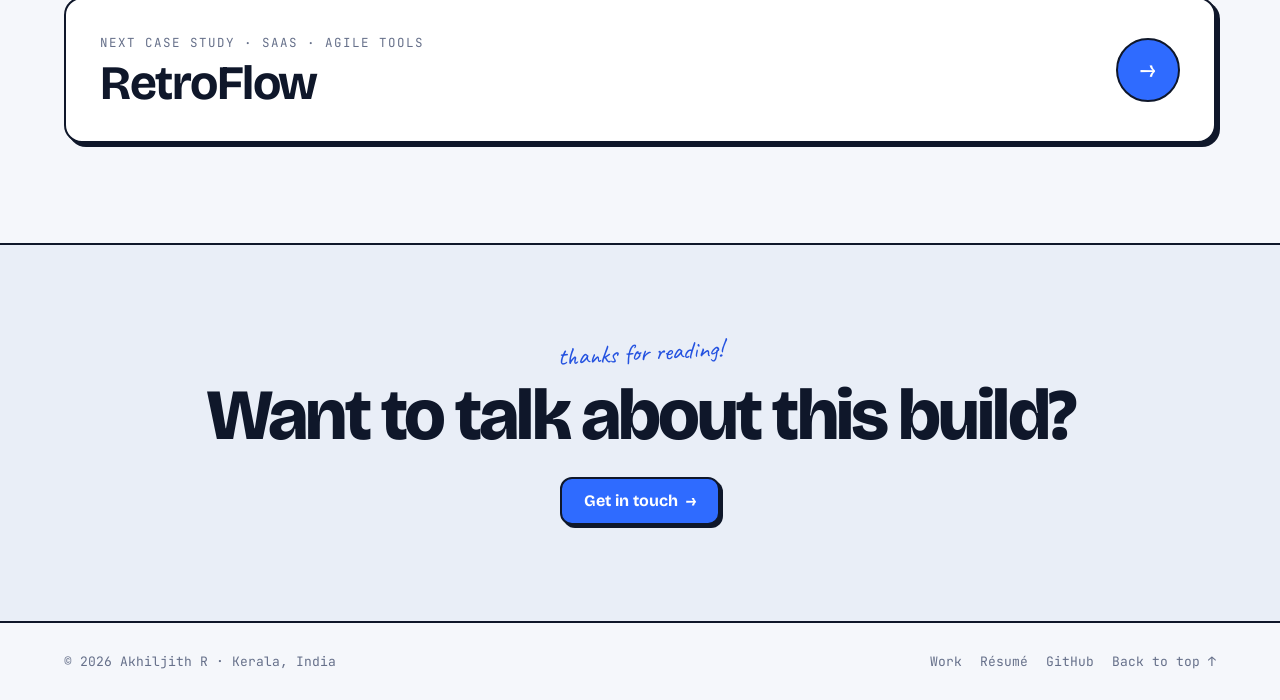
<file: work/paperless-platform.html>
<!doctype html>
<html lang="en">
  <head>
    <meta charset="UTF-8" />
    <meta name="viewport" content="width=device-width, initial-scale=1.0" />
    <title>Paperless workflow platform · Case study · Akhiljith R</title>
    <meta name="description" content="A digital platform that moved a government client's paper-based work online, with live updates on every screen." />
    <link
      rel="icon"
      href="data:image/svg+xml,%3Csvg xmlns='http://www.w3.org/2000/svg' viewBox='0 0 64 64'%3E%3Crect x='3' y='3' width='58' height='58' rx='14' fill='%232f6bff' stroke='%230f172a' stroke-width='5'/%3E%3Ctext x='50%25' y='70%25' text-anchor='middle' font-family='Arial' font-weight='900' font-size='36' fill='%23ffffff'%3EA%3C/text%3E%3C/svg%3E"
    />
    <script>
      document.documentElement.classList.add("js");
      try { const t = localStorage.getItem("theme"); if (t) document.documentElement.dataset.theme = t; } catch {}
    </script>
    <link rel="preconnect" href="https://fonts.googleapis.com" />
    <link rel="preconnect" href="https://fonts.gstatic.com" crossorigin />
    <link
      href="https://fonts.googleapis.com/css2?family=Bricolage+Grotesque:opsz,wght@12..96,400;12..96,500;12..96,700;12..96,800&family=Caveat:wght@600&family=JetBrains+Mono:wght@400;500&display=swap"
      rel="stylesheet"
    />
    <link rel="stylesheet" href="../assets/styles.css" />
  </head>
  <body>
    <a class="skip" href="#main">Skip to content</a>

    <header class="nav" id="nav">
      <div class="wrap nav-inner">
        <a href="../index.html" class="logo">akhiljith<span> ✦</span></a>
        <ul class="nav-links">
          <li><a href="../index.html#skills">Skills</a></li>
          <li><a href="../index.html#work">Work</a></li>
          <li><a href="../index.html#about">About</a></li>
        </ul>
        <div class="nav-actions">
          <div class="seg" role="group" aria-label="Colour theme">
            <button type="button" data-theme-set="light" aria-pressed="true">☀<span class="lbl"> Light</span></button>
            <button type="button" data-theme-set="dark" aria-pressed="false">☾<span class="lbl"> Dark</span></button>
          </div>
          <a href="../index.html#contact" class="btn btn-primary">Let's talk</a>
          <button class="menu-btn" id="menuBtn" aria-label="Open menu" aria-expanded="false" aria-controls="mobileMenu">
            <svg viewBox="0 0 24 24" fill="none" stroke="currentColor" stroke-width="2.5" stroke-linecap="round"><path d="M4 7h16M4 12h16M4 17h16" /></svg>
          </button>
        </div>
      </div>
    </header>
    <nav class="mobile-menu" id="mobileMenu" aria-label="Mobile">
      <a href="../index.html#skills">Skills</a>
      <a href="../index.html#work">Work</a>
      <a href="../index.html#about">About</a>
      <a href="../index.html#contact">Let's talk →</a>
    </nav>

    <main id="main">
      <header class="cs-head">
        <div class="wrap">
          <a href="../index.html#work" class="back">← All work</a>
          <div class="kicker"><b>Case study</b> · GovTech · e-Governance</div>
          <h1>Paperless workflow platform</h1>
          <p class="lede">A digital platform that moved a government client's paper-based work online, with live updates on every screen.</p>
          <dl class="sticker cs-facts"><div><dt>Role</dt><dd>Frontend engineer</dd></div><div><dt>Built at</dt><dd>Edstem Technologies</dd></div><div><dt>Scale</dt><dd>Government</dd></div><div><dt>Stack</dt><dd>React · Java · Python</dd></div></dl>
        </div>
      </header>

      <div class="wrap">
        <figure class="sticker cs-hero reveal" style="background: var(--tint-2)">
          <svg class="mock" viewBox="0 0 320 210" role="img" aria-label="Illustrative mockup of a records dashboard with a list of items and a live status panel" font-family="JetBrains Mono, monospace">
                <rect x="1" y="1" width="318" height="208" rx="10" fill="var(--screen)" stroke="var(--ink)" stroke-width="2" />
                <path d="M1 24h318" stroke="var(--ink)" stroke-width="2" />
                <circle cx="14" cy="12.5" r="3.5" fill="var(--coral)" /><circle cx="26" cy="12.5" r="3.5" fill="var(--acc)" /><circle cx="38" cy="12.5" r="3.5" fill="var(--leaf)" />
                <rect x="2" y="25" width="62" height="183" fill="var(--bg-2)" />
                <rect x="10" y="36" width="46" height="8" rx="4" fill="var(--acc)" />
                <rect x="10" y="52" width="38" height="6" rx="3" fill="var(--ink)" opacity=".3" />
                <rect x="10" y="64" width="42" height="6" rx="3" fill="var(--ink)" opacity=".3" />
                <rect x="10" y="76" width="34" height="6" rx="3" fill="var(--ink)" opacity=".3" />
                <text x="76" y="44" font-size="10" font-weight="700" fill="var(--ink)">Records</text>
                <g>
                  <rect x="76" y="54" width="134" height="26" rx="5" fill="none" stroke="var(--ink)" stroke-opacity=".25" stroke-width="1.5" />
                  <rect x="84" y="64" width="64" height="6" rx="3" fill="var(--ink)" opacity=".6" />
                  <rect x="170" y="62" width="32" height="10" rx="5" fill="var(--leaf)" />
                  <rect x="76" y="86" width="134" height="26" rx="5" fill="none" stroke="var(--ink)" stroke-opacity=".25" stroke-width="1.5" />
                  <rect x="84" y="96" width="52" height="6" rx="3" fill="var(--ink)" opacity=".6" />
                  <rect x="170" y="94" width="32" height="10" rx="5" fill="var(--acc)" />
                  <rect x="76" y="118" width="134" height="26" rx="5" fill="none" stroke="var(--ink)" stroke-opacity=".25" stroke-width="1.5" />
                  <rect x="84" y="128" width="70" height="6" rx="3" fill="var(--ink)" opacity=".6" />
                  <rect x="170" y="126" width="32" height="10" rx="5" fill="var(--coral)" />
                  <rect x="76" y="150" width="134" height="26" rx="5" fill="none" stroke="var(--ink)" stroke-opacity=".25" stroke-width="1.5" />
                  <rect x="84" y="160" width="46" height="6" rx="3" fill="var(--ink)" opacity=".6" />
                  <rect x="170" y="158" width="32" height="10" rx="5" fill="var(--leaf)" />
                </g>
                <rect x="220" y="34" width="90" height="164" rx="8" fill="var(--tint-1)" stroke="var(--ink)" stroke-width="1.5" />
                <circle cx="232" cy="48" r="4" fill="var(--coral)" />
                <text x="241" y="51" font-size="8" font-weight="700" fill="var(--ink)">LIVE STATUS</text>
                <text x="230" y="72" font-size="7" fill="var(--ink)" opacity=".7">Online now</text>
                <rect x="230" y="78" width="70" height="8" rx="4" fill="var(--card)" />
                <rect x="230" y="78" width="56" height="8" rx="4" fill="var(--leaf)" />
                <text x="230" y="102" font-size="7" fill="var(--ink)" opacity=".7">Activity</text>
                <rect x="232" y="146" width="12" height="40" rx="2" fill="var(--leaf)" />
                <rect x="250" y="160" width="12" height="26" rx="2" fill="var(--coral)" />
                <rect x="268" y="176" width="12" height="10" rx="2" fill="var(--acc)" />
                <path d="M228 188h76" stroke="var(--ink)" stroke-width="1.5" />
              </svg>
          <figcaption>Illustrative mockup. The real product is client work under NDA, so its name and details are left out.</figcaption>
        </figure>
      </div>

      <div class="cs-body">
        <div class="wrap">
          <section class="cs-sec reveal">
            <h2>The problem</h2>
            <div class="content"><p>The client's day-to-day work ran on paper. Documents and records were printed, circulated and filed by hand.</p><p>They needed one digital platform that staff could rely on <em>while work was in progress</em>, where downtime or stale data simply isn't acceptable. It also had to be big: many modules, built by several people in parallel.</p></div>
          </section>

          <section class="cs-sec reveal">
            <h2>What I built</h2>
            <div class="content">
              <div class="built"><article class="sticker lift"><span class="tag">Architecture</span><h3>Micro-frontends</h3><p>I structured the platform with Module Federation, so each module could be developed, tested and deployed independently inside one shared shell.</p></article><article class="sticker lift"><span class="tag">Real-time</span><h3>Live status monitoring</h3><p>WebSockets push live status to every screen as it changes, with no refreshing and no out-of-date views.</p></article><article class="sticker lift"><span class="tag">Workflow</span><h3>Document workflows</h3><p>Documents are tracked digitally through their stages, replacing paper copies and manual status updates.</p></article><article class="sticker lift"><span class="tag">Full-stack</span><h3>Across the stack</h3><p>Alongside the React frontend I worked with the Java and Python services and the DevOps workflows that ship them.</p></article></div>
              
<figure class="sticker diagram">
  <svg viewBox="0 0 640 220" role="img" aria-label="Diagram: a host shell loads four micro-frontends via Module Federation; the live status module receives updates over WebSockets" font-family="Bricolage Grotesque, sans-serif">
    <rect x="200" y="14" width="240" height="52" rx="12" fill="var(--acc)" stroke="var(--ink)" stroke-width="2.5" />
    <text x="320" y="46" text-anchor="middle" font-size="18" font-weight="800" fill="#0f172a">Host shell</text>
    <g stroke="var(--ink)" stroke-width="2" stroke-dasharray="5 5" fill="none">
      <path d="M260 66 L90 140" /><path d="M300 66 L250 140" /><path d="M340 66 L390 140" /><path d="M380 66 L550 140" />
    </g>
    <g font-size="15" font-weight="700" text-anchor="middle" fill="var(--ink)">
      <rect x="20" y="140" width="140" height="48" rx="10" fill="var(--tint-1)" stroke="var(--ink)" stroke-width="2" /><text x="90" y="169">Documents</text>
      <rect x="180" y="140" width="140" height="48" rx="10" fill="var(--tint-4)" stroke="var(--ink)" stroke-width="2" /><text x="250" y="169">Tracking</text>
      <rect x="340" y="140" width="140" height="48" rx="10" fill="var(--tint-2)" stroke="var(--ink)" stroke-width="2" /><text x="410" y="169">Live status</text>
      <rect x="500" y="140" width="120" height="48" rx="10" fill="var(--tint-3)" stroke="var(--ink)" stroke-width="2" /><text x="560" y="169">Directory</text>
    </g>
    <text x="410" y="212" text-anchor="middle" font-family="JetBrains Mono, monospace" font-size="12" fill="var(--coral)">⚡ live updates via WebSockets</text>
    <text x="24" y="104" font-family="Caveat, cursive" font-size="22" fill="var(--coral)" transform="rotate(-6 24 104)">Module Federation ↘</text>
  </svg>
  <figcaption class="kicker" style="margin-top:12px">Each module is built and deployed on its own, then loaded at runtime by the shell.</figcaption>
</figure>
            </div>
          </section>

          <section class="cs-sec reveal">
            <h2>Outcome</h2>
            <div class="content">
              <div class="sticker outcome">
                The client's day-to-day work went fully paperless, on a platform running at government scale.
                <ul><li>Documents and records moved from paper to one platform</li><li>Modules shipped independently without blocking each other</li></ul>
              </div>
            </div>
          </section>

          <section class="cs-sec reveal">
            <h2>Tech used</h2>
            <div class="content"><div class="tags"><span class="tag">React</span><span class="tag">Module Federation</span><span class="tag">Micro-frontends</span><span class="tag">WebSockets</span><span class="tag">Java</span><span class="tag">Python</span><span class="tag">REST APIs</span><span class="tag">DevOps</span></div></div>
          </section>

          <section class="cs-sec reveal">
            <h2>Takeaway</h2>
            <div class="content"><p class="takeaway">"Big app, many teams? Micro-frontends let each part ship on its own schedule without waiting for everyone else."</p></div>
          </section>

          <a href="retroflow.html" class="sticker next reveal">
            <span><span class="kicker">Next case study · SaaS · Agile tools</span><b>RetroFlow</b></span>
            <span class="go" aria-hidden="true">→</span>
          </a>
        </div>
      </div>

      <section class="cta-band">
        <span class="hand">thanks for reading!</span>
        <h2>Want to talk about this build?</h2>
        <a href="../index.html#contact" class="btn btn-primary">Get in touch <span class="arr">→</span></a>
      </section>
    </main>

    <footer>
      <div class="wrap">
        <span>© 2026 Akhiljith R · Kerala, India</span>
        <nav aria-label="Footer">
          <a href="../index.html#work">Work</a>
          <a href="../Akhiljith_R_Resume.pdf" target="_blank" rel="noopener">Résumé</a>
          <a href="https://github.com/Akhiljith1111" target="_blank" rel="noopener">GitHub</a>
          <a href="#main">Back to top ↑</a>
        </nav>
      </div>
    </footer>

    <script src="../assets/main.js"></script>
  </body>
</html>
</file>
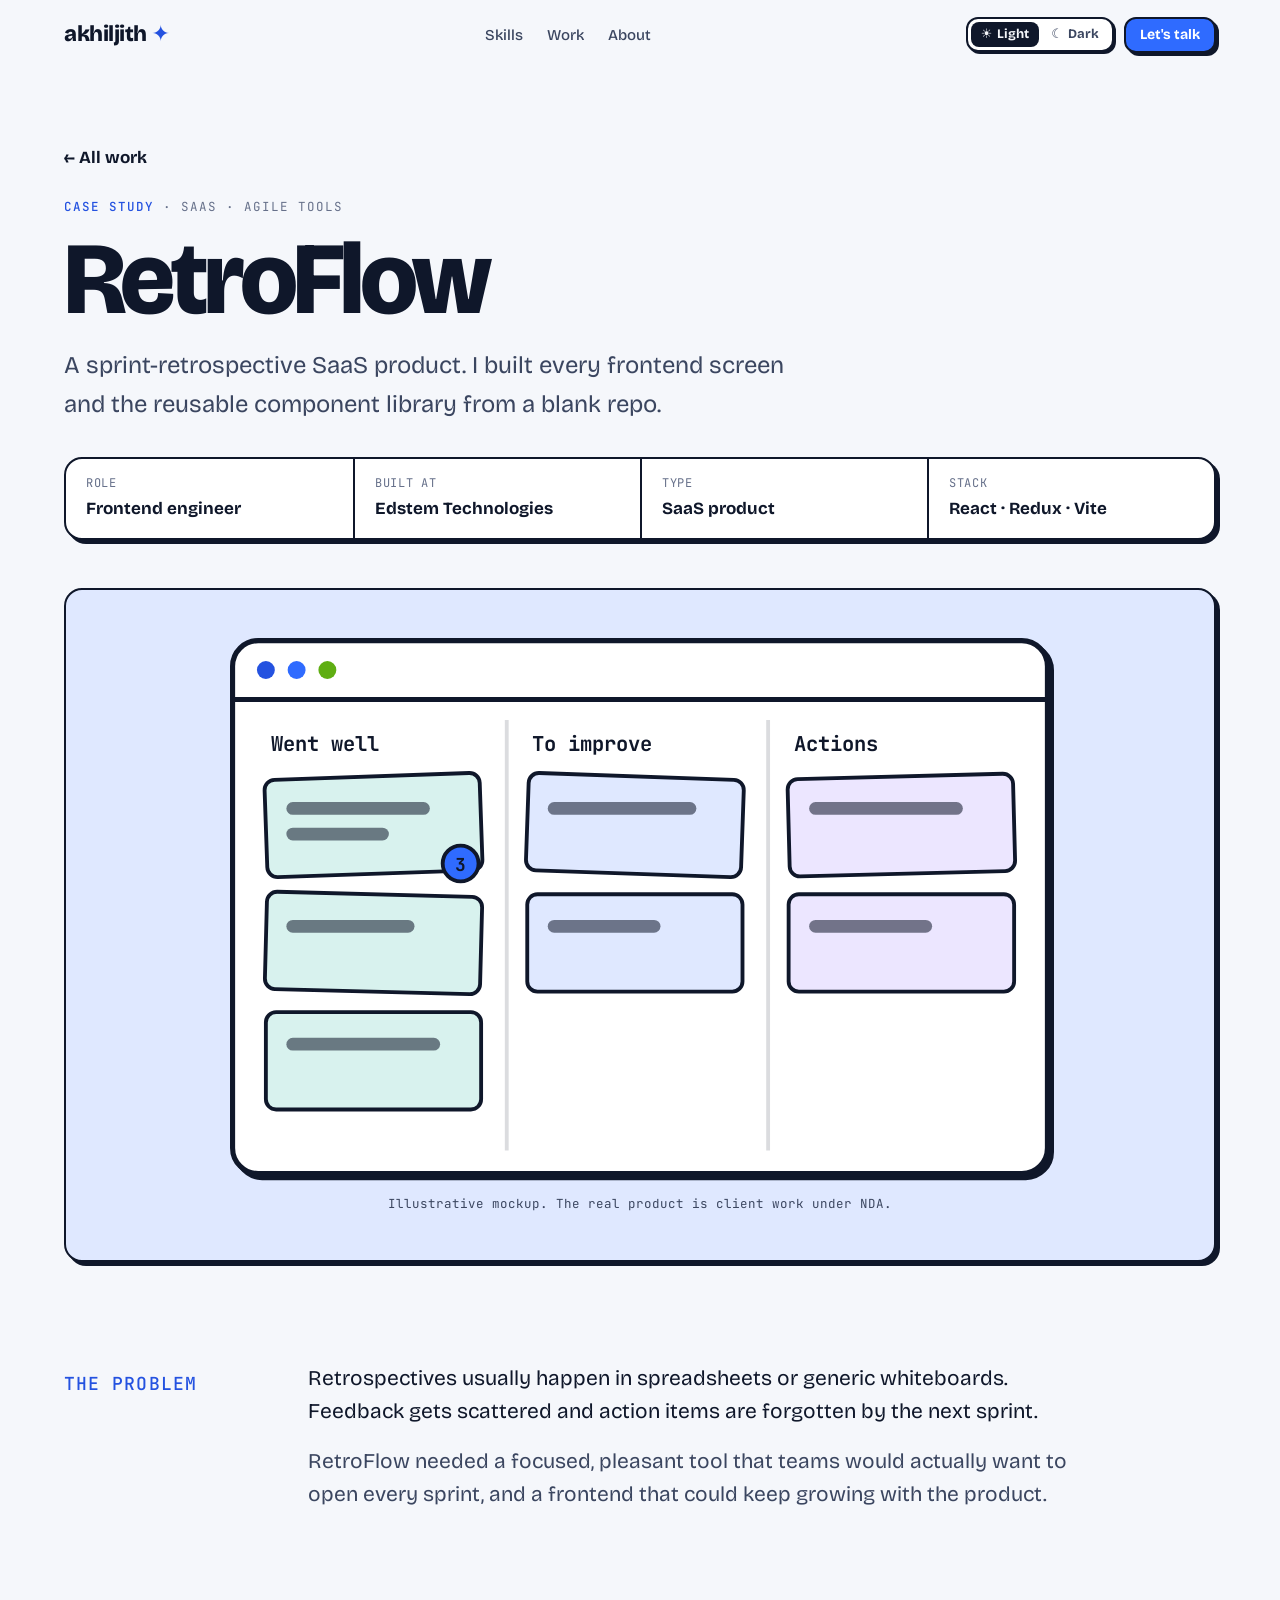
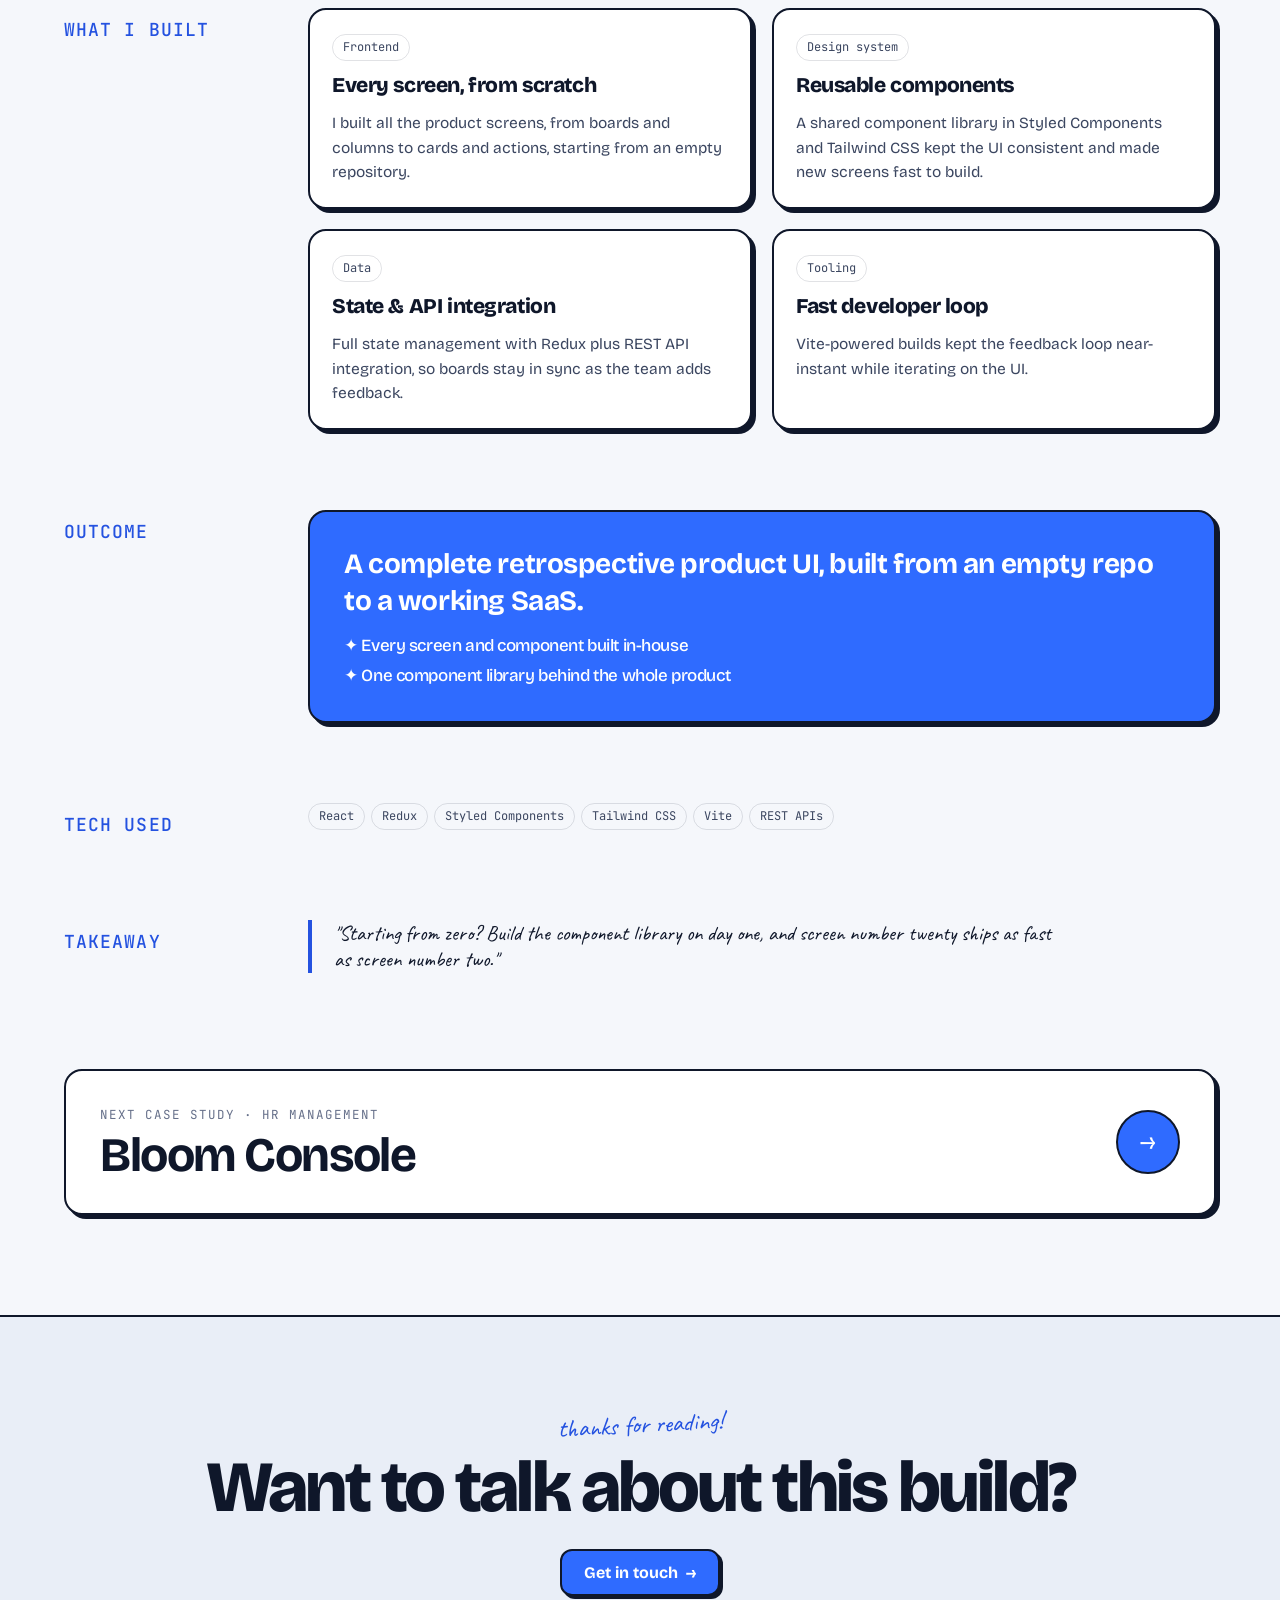
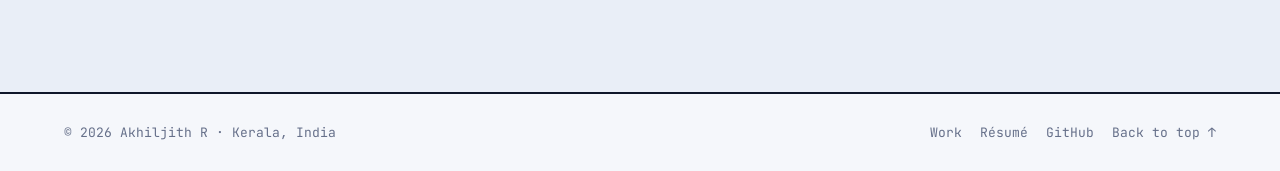
<file: work/retroflow.html>
<!doctype html>
<html lang="en">
  <head>
    <meta charset="UTF-8" />
    <meta name="viewport" content="width=device-width, initial-scale=1.0" />
    <title>RetroFlow · Case study · Akhiljith R</title>
    <meta name="description" content="A sprint-retrospective SaaS product. I built every frontend screen and the reusable component library from a blank repo." />
    <link
      rel="icon"
      href="data:image/svg+xml,%3Csvg xmlns='http://www.w3.org/2000/svg' viewBox='0 0 64 64'%3E%3Crect x='3' y='3' width='58' height='58' rx='14' fill='%232f6bff' stroke='%230f172a' stroke-width='5'/%3E%3Ctext x='50%25' y='70%25' text-anchor='middle' font-family='Arial' font-weight='900' font-size='36' fill='%23ffffff'%3EA%3C/text%3E%3C/svg%3E"
    />
    <script>
      document.documentElement.classList.add("js");
      try { const t = localStorage.getItem("theme"); if (t) document.documentElement.dataset.theme = t; } catch {}
    </script>
    <link rel="preconnect" href="https://fonts.googleapis.com" />
    <link rel="preconnect" href="https://fonts.gstatic.com" crossorigin />
    <link
      href="https://fonts.googleapis.com/css2?family=Bricolage+Grotesque:opsz,wght@12..96,400;12..96,500;12..96,700;12..96,800&family=Caveat:wght@600&family=JetBrains+Mono:wght@400;500&display=swap"
      rel="stylesheet"
    />
    <link rel="stylesheet" href="../assets/styles.css" />
  </head>
  <body>
    <a class="skip" href="#main">Skip to content</a>

    <header class="nav" id="nav">
      <div class="wrap nav-inner">
        <a href="../index.html" class="logo">akhiljith<span> ✦</span></a>
        <ul class="nav-links">
          <li><a href="../index.html#skills">Skills</a></li>
          <li><a href="../index.html#work">Work</a></li>
          <li><a href="../index.html#about">About</a></li>
        </ul>
        <div class="nav-actions">
          <div class="seg" role="group" aria-label="Colour theme">
            <button type="button" data-theme-set="light" aria-pressed="true">☀<span class="lbl"> Light</span></button>
            <button type="button" data-theme-set="dark" aria-pressed="false">☾<span class="lbl"> Dark</span></button>
          </div>
          <a href="../index.html#contact" class="btn btn-primary">Let's talk</a>
          <button class="menu-btn" id="menuBtn" aria-label="Open menu" aria-expanded="false" aria-controls="mobileMenu">
            <svg viewBox="0 0 24 24" fill="none" stroke="currentColor" stroke-width="2.5" stroke-linecap="round"><path d="M4 7h16M4 12h16M4 17h16" /></svg>
          </button>
        </div>
      </div>
    </header>
    <nav class="mobile-menu" id="mobileMenu" aria-label="Mobile">
      <a href="../index.html#skills">Skills</a>
      <a href="../index.html#work">Work</a>
      <a href="../index.html#about">About</a>
      <a href="../index.html#contact">Let's talk →</a>
    </nav>

    <main id="main">
      <header class="cs-head">
        <div class="wrap">
          <a href="../index.html#work" class="back">← All work</a>
          <div class="kicker"><b>Case study</b> · SaaS · Agile tools</div>
          <h1>RetroFlow</h1>
          <p class="lede">A sprint-retrospective SaaS product. I built every frontend screen and the reusable component library from a blank repo.</p>
          <dl class="sticker cs-facts"><div><dt>Role</dt><dd>Frontend engineer</dd></div><div><dt>Built at</dt><dd>Edstem Technologies</dd></div><div><dt>Type</dt><dd>SaaS product</dd></div><div><dt>Stack</dt><dd>React · Redux · Vite</dd></div></dl>
        </div>
      </header>

      <div class="wrap">
        <figure class="sticker cs-hero reveal" style="background: var(--tint-1)">
          <svg class="mock" viewBox="0 0 320 210" role="img" aria-label="Illustrative mockup of a sprint retrospective board with sticky notes" font-family="JetBrains Mono, monospace">
                  <rect x="1" y="1" width="318" height="208" rx="10" fill="var(--screen)" stroke="var(--ink)" stroke-width="2" />
                  <path d="M1 24h318" stroke="var(--ink)" stroke-width="2" />
                  <circle cx="14" cy="12.5" r="3.5" fill="var(--coral)" /><circle cx="26" cy="12.5" r="3.5" fill="var(--acc)" /><circle cx="38" cy="12.5" r="3.5" fill="var(--leaf)" />
                  <text x="16" y="44" font-size="8" font-weight="700" fill="var(--ink)">Went well</text>
                  <text x="118" y="44" font-size="8" font-weight="700" fill="var(--ink)">To improve</text>
                  <text x="220" y="44" font-size="8" font-weight="700" fill="var(--ink)">Actions</text>
                  <path d="M108 32v168M210 32v168" stroke="var(--ink)" stroke-opacity=".15" stroke-width="1.5" />
                  <rect x="14" y="54" width="84" height="38" rx="4" fill="var(--tint-4)" stroke="var(--ink)" stroke-width="1.5" transform="rotate(-2 56 73)" />
                  <rect x="14" y="100" width="84" height="38" rx="4" fill="var(--tint-4)" stroke="var(--ink)" stroke-width="1.5" transform="rotate(1.5 56 119)" />
                  <rect x="14" y="146" width="84" height="38" rx="4" fill="var(--tint-4)" stroke="var(--ink)" stroke-width="1.5" />
                  <rect x="116" y="54" width="84" height="38" rx="4" fill="var(--tint-1)" stroke="var(--ink)" stroke-width="1.5" transform="rotate(2 158 73)" />
                  <rect x="116" y="100" width="84" height="38" rx="4" fill="var(--tint-1)" stroke="var(--ink)" stroke-width="1.5" />
                  <rect x="218" y="54" width="88" height="38" rx="4" fill="var(--tint-3)" stroke="var(--ink)" stroke-width="1.5" transform="rotate(-1.5 262 73)" />
                  <rect x="218" y="100" width="88" height="38" rx="4" fill="var(--tint-3)" stroke="var(--ink)" stroke-width="1.5" />
                  <g fill="#0f172a" opacity=".55">
                    <rect x="22" y="64" width="56" height="5" rx="2.5" /><rect x="22" y="74" width="40" height="5" rx="2.5" />
                    <rect x="22" y="110" width="50" height="5" rx="2.5" /><rect x="22" y="156" width="60" height="5" rx="2.5" />
                    <rect x="124" y="64" width="58" height="5" rx="2.5" /><rect x="124" y="110" width="44" height="5" rx="2.5" />
                    <rect x="226" y="64" width="60" height="5" rx="2.5" /><rect x="226" y="110" width="48" height="5" rx="2.5" />
                  </g>
                  <circle cx="90" cy="88" r="7" fill="var(--acc)" stroke="var(--ink)" stroke-width="1.5" />
                  <text x="90" y="91" font-size="7" text-anchor="middle" font-weight="700" fill="#0f172a">3</text>
                </svg>
          <figcaption>Illustrative mockup. The real product is client work under NDA.</figcaption>
        </figure>
      </div>

      <div class="cs-body">
        <div class="wrap">
          <section class="cs-sec reveal">
            <h2>The problem</h2>
            <div class="content"><p>Retrospectives usually happen in spreadsheets or generic whiteboards. Feedback gets scattered and action items are forgotten by the next sprint.</p><p>RetroFlow needed a focused, pleasant tool that teams would actually want to open every sprint, and a frontend that could keep growing with the product.</p></div>
          </section>

          <section class="cs-sec reveal">
            <h2>What I built</h2>
            <div class="content">
              <div class="built"><article class="sticker lift"><span class="tag">Frontend</span><h3>Every screen, from scratch</h3><p>I built all the product screens, from boards and columns to cards and actions, starting from an empty repository.</p></article><article class="sticker lift"><span class="tag">Design system</span><h3>Reusable components</h3><p>A shared component library in Styled Components and Tailwind CSS kept the UI consistent and made new screens fast to build.</p></article><article class="sticker lift"><span class="tag">Data</span><h3>State &amp; API integration</h3><p>Full state management with Redux plus REST API integration, so boards stay in sync as the team adds feedback.</p></article><article class="sticker lift"><span class="tag">Tooling</span><h3>Fast developer loop</h3><p>Vite-powered builds kept the feedback loop near-instant while iterating on the UI.</p></article></div>
              
            </div>
          </section>

          <section class="cs-sec reveal">
            <h2>Outcome</h2>
            <div class="content">
              <div class="sticker outcome">
                A complete retrospective product UI, built from an empty repo to a working SaaS.
                <ul><li>Every screen and component built in-house</li><li>One component library behind the whole product</li></ul>
              </div>
            </div>
          </section>

          <section class="cs-sec reveal">
            <h2>Tech used</h2>
            <div class="content"><div class="tags"><span class="tag">React</span><span class="tag">Redux</span><span class="tag">Styled Components</span><span class="tag">Tailwind CSS</span><span class="tag">Vite</span><span class="tag">REST APIs</span></div></div>
          </section>

          <section class="cs-sec reveal">
            <h2>Takeaway</h2>
            <div class="content"><p class="takeaway">"Starting from zero? Build the component library on day one, and screen number twenty ships as fast as screen number two."</p></div>
          </section>

          <a href="bloom-console.html" class="sticker next reveal">
            <span><span class="kicker">Next case study · HR management</span><b>Bloom Console</b></span>
            <span class="go" aria-hidden="true">→</span>
          </a>
        </div>
      </div>

      <section class="cta-band">
        <span class="hand">thanks for reading!</span>
        <h2>Want to talk about this build?</h2>
        <a href="../index.html#contact" class="btn btn-primary">Get in touch <span class="arr">→</span></a>
      </section>
    </main>

    <footer>
      <div class="wrap">
        <span>© 2026 Akhiljith R · Kerala, India</span>
        <nav aria-label="Footer">
          <a href="../index.html#work">Work</a>
          <a href="../Akhiljith_R_Resume.pdf" target="_blank" rel="noopener">Résumé</a>
          <a href="https://github.com/Akhiljith1111" target="_blank" rel="noopener">GitHub</a>
          <a href="#main">Back to top ↑</a>
        </nav>
      </div>
    </footer>

    <script src="../assets/main.js"></script>
  </body>
</html>
</file>
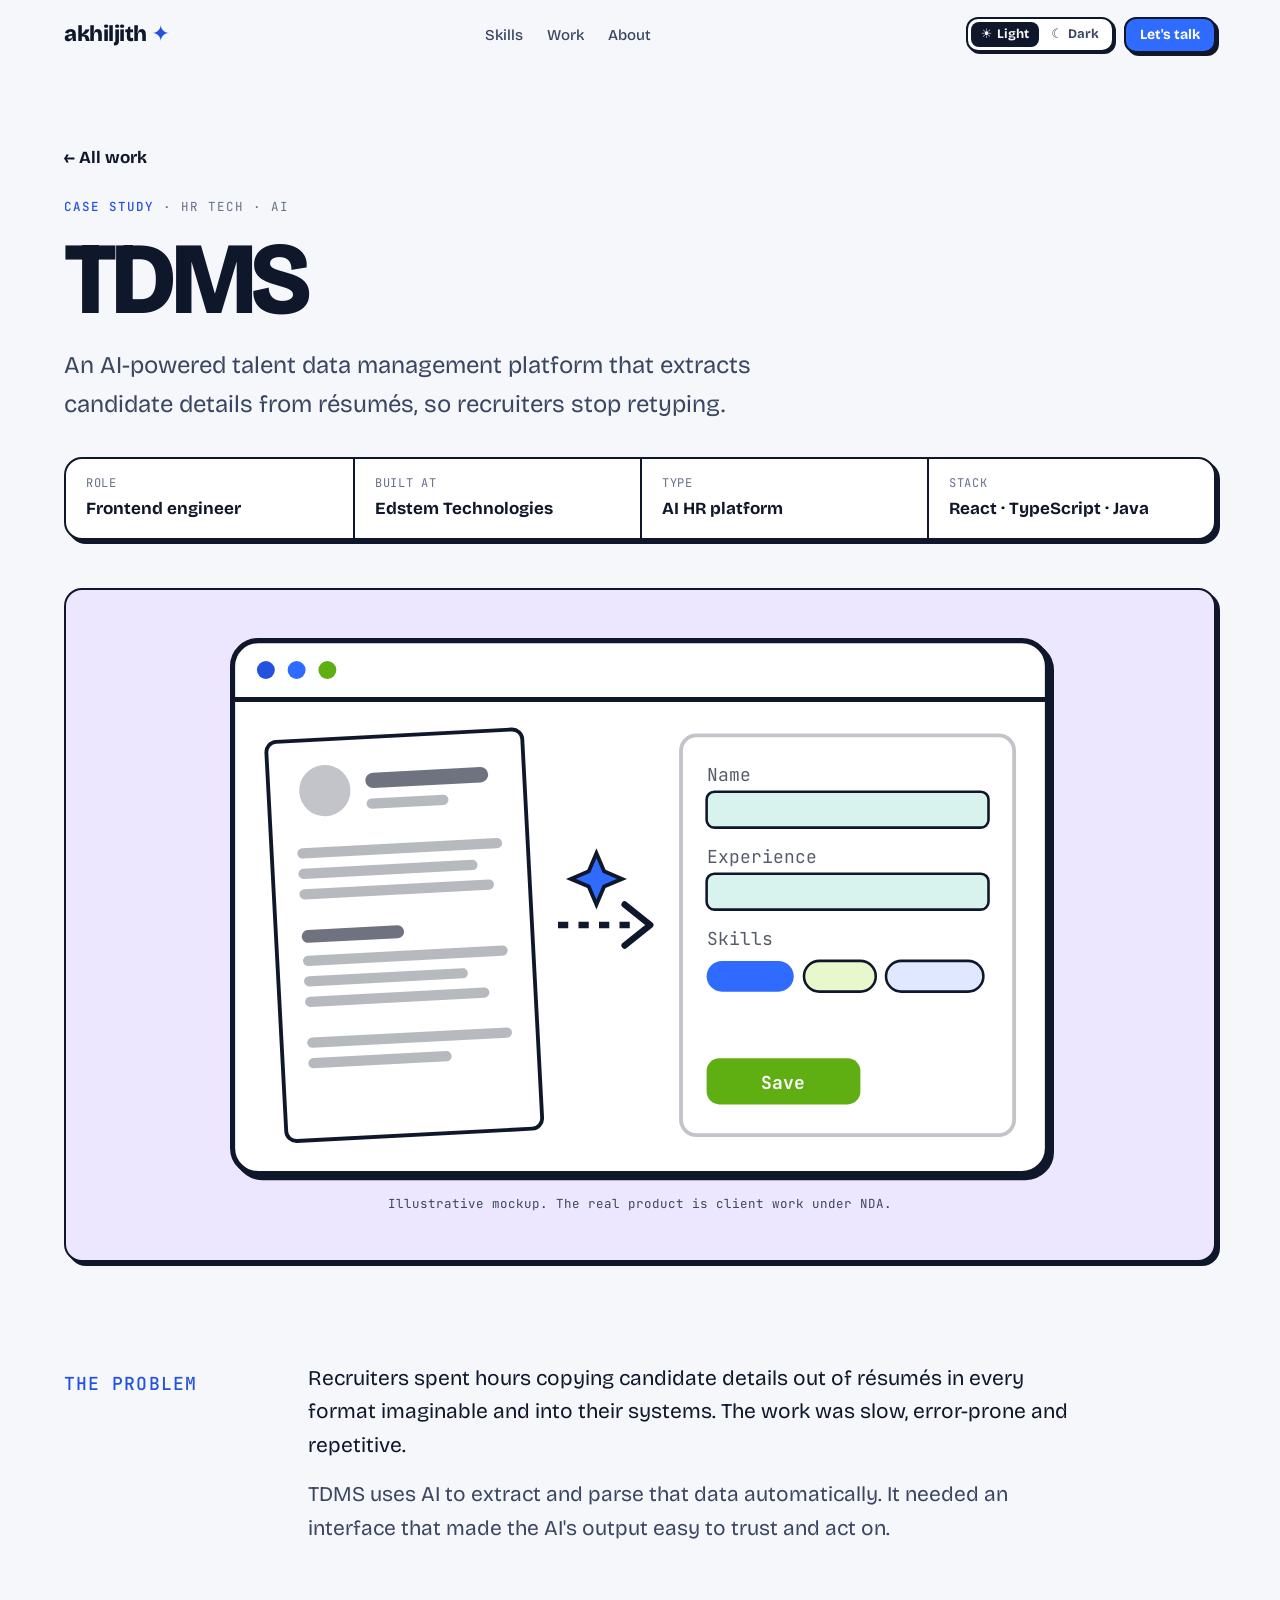
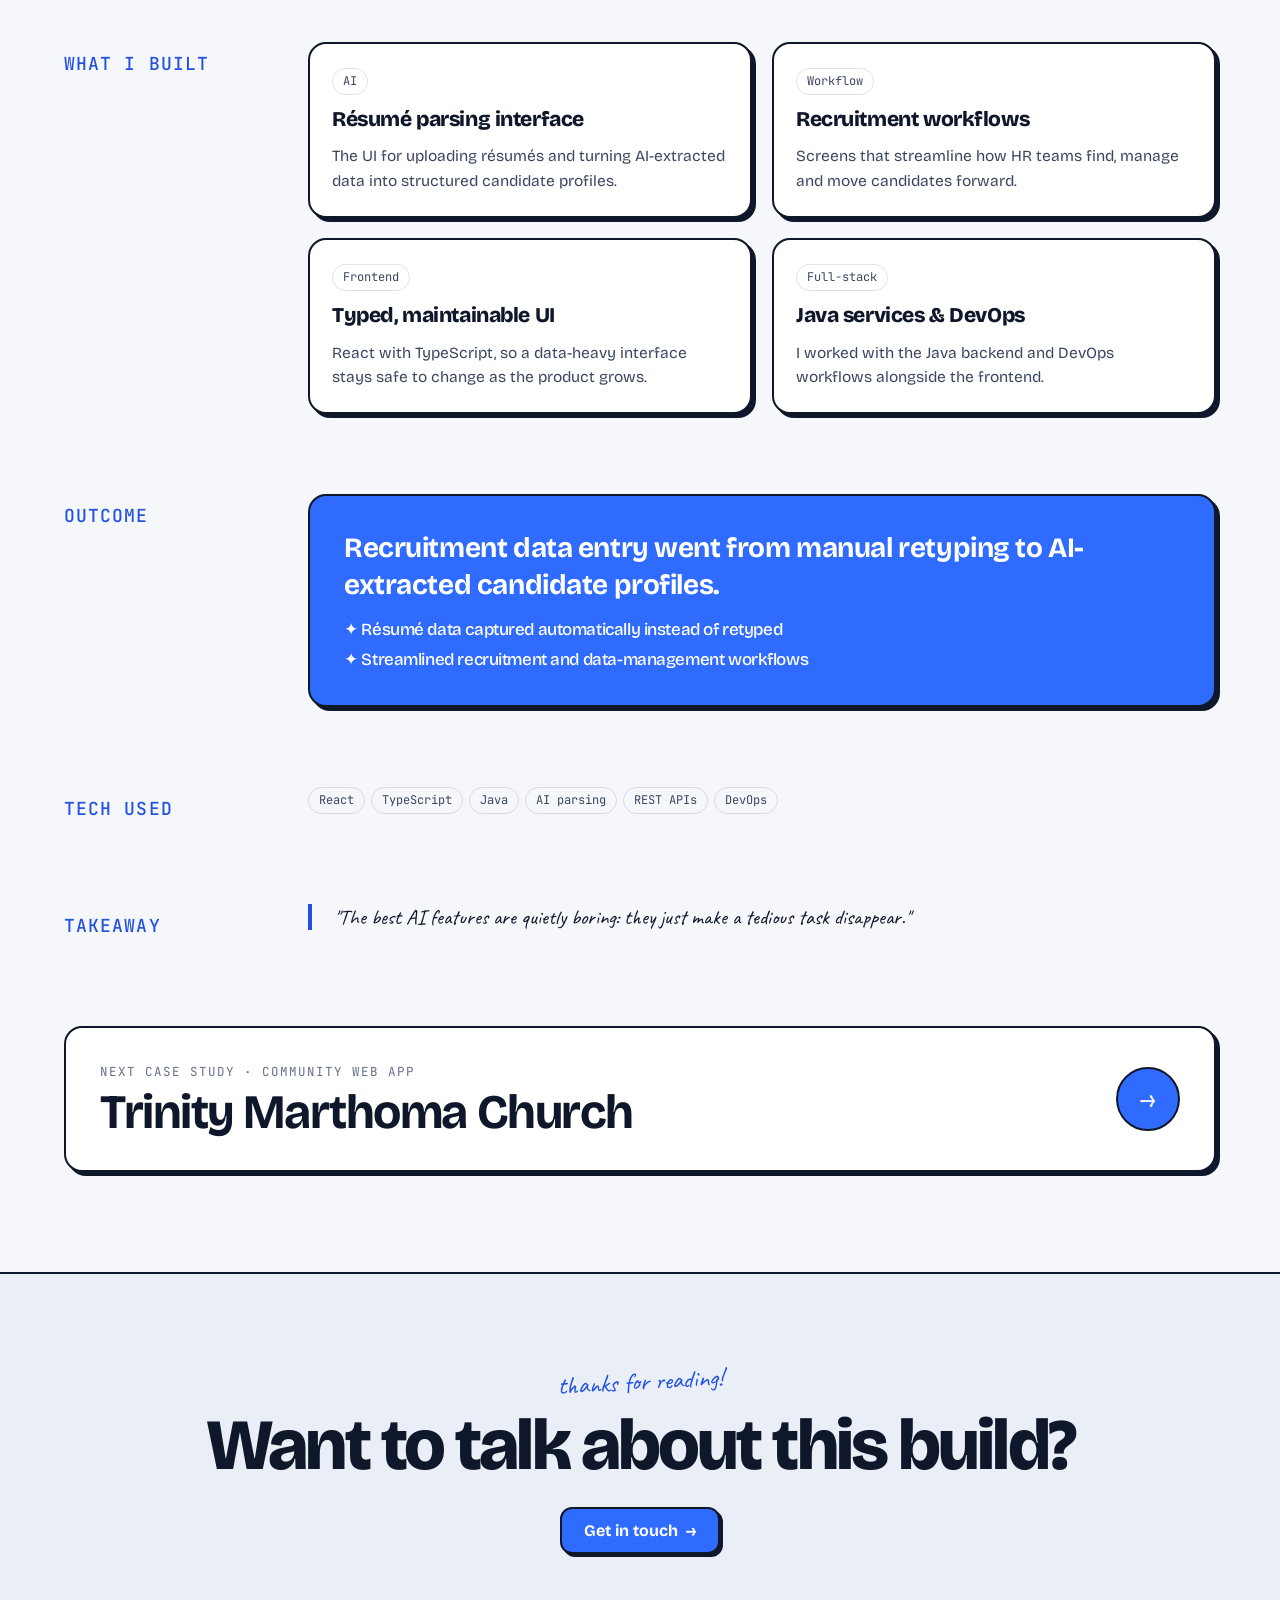
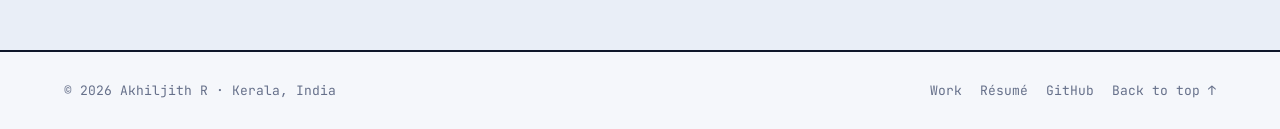
<file: work/tdms.html>
<!doctype html>
<html lang="en">
  <head>
    <meta charset="UTF-8" />
    <meta name="viewport" content="width=device-width, initial-scale=1.0" />
    <title>TDMS · Case study · Akhiljith R</title>
    <meta name="description" content="An AI-powered talent data management platform that extracts candidate details from résumés, so recruiters stop retyping." />
    <link
      rel="icon"
      href="data:image/svg+xml,%3Csvg xmlns='http://www.w3.org/2000/svg' viewBox='0 0 64 64'%3E%3Crect x='3' y='3' width='58' height='58' rx='14' fill='%232f6bff' stroke='%230f172a' stroke-width='5'/%3E%3Ctext x='50%25' y='70%25' text-anchor='middle' font-family='Arial' font-weight='900' font-size='36' fill='%23ffffff'%3EA%3C/text%3E%3C/svg%3E"
    />
    <script>
      document.documentElement.classList.add("js");
      try { const t = localStorage.getItem("theme"); if (t) document.documentElement.dataset.theme = t; } catch {}
    </script>
    <link rel="preconnect" href="https://fonts.googleapis.com" />
    <link rel="preconnect" href="https://fonts.gstatic.com" crossorigin />
    <link
      href="https://fonts.googleapis.com/css2?family=Bricolage+Grotesque:opsz,wght@12..96,400;12..96,500;12..96,700;12..96,800&family=Caveat:wght@600&family=JetBrains+Mono:wght@400;500&display=swap"
      rel="stylesheet"
    />
    <link rel="stylesheet" href="../assets/styles.css" />
  </head>
  <body>
    <a class="skip" href="#main">Skip to content</a>

    <header class="nav" id="nav">
      <div class="wrap nav-inner">
        <a href="../index.html" class="logo">akhiljith<span> ✦</span></a>
        <ul class="nav-links">
          <li><a href="../index.html#skills">Skills</a></li>
          <li><a href="../index.html#work">Work</a></li>
          <li><a href="../index.html#about">About</a></li>
        </ul>
        <div class="nav-actions">
          <div class="seg" role="group" aria-label="Colour theme">
            <button type="button" data-theme-set="light" aria-pressed="true">☀<span class="lbl"> Light</span></button>
            <button type="button" data-theme-set="dark" aria-pressed="false">☾<span class="lbl"> Dark</span></button>
          </div>
          <a href="../index.html#contact" class="btn btn-primary">Let's talk</a>
          <button class="menu-btn" id="menuBtn" aria-label="Open menu" aria-expanded="false" aria-controls="mobileMenu">
            <svg viewBox="0 0 24 24" fill="none" stroke="currentColor" stroke-width="2.5" stroke-linecap="round"><path d="M4 7h16M4 12h16M4 17h16" /></svg>
          </button>
        </div>
      </div>
    </header>
    <nav class="mobile-menu" id="mobileMenu" aria-label="Mobile">
      <a href="../index.html#skills">Skills</a>
      <a href="../index.html#work">Work</a>
      <a href="../index.html#about">About</a>
      <a href="../index.html#contact">Let's talk →</a>
    </nav>

    <main id="main">
      <header class="cs-head">
        <div class="wrap">
          <a href="../index.html#work" class="back">← All work</a>
          <div class="kicker"><b>Case study</b> · HR tech · AI</div>
          <h1>TDMS</h1>
          <p class="lede">An AI-powered talent data management platform that extracts candidate details from résumés, so recruiters stop retyping.</p>
          <dl class="sticker cs-facts"><div><dt>Role</dt><dd>Frontend engineer</dd></div><div><dt>Built at</dt><dd>Edstem Technologies</dd></div><div><dt>Type</dt><dd>AI HR platform</dd></div><div><dt>Stack</dt><dd>React · TypeScript · Java</dd></div></dl>
        </div>
      </header>

      <div class="wrap">
        <figure class="sticker cs-hero reveal" style="background: var(--tint-3)">
          <svg class="mock" viewBox="0 0 320 210" role="img" aria-label="Illustrative mockup of a resume being parsed by AI into candidate fields" font-family="JetBrains Mono, monospace">
                  <rect x="1" y="1" width="318" height="208" rx="10" fill="var(--screen)" stroke="var(--ink)" stroke-width="2" />
                  <path d="M1 24h318" stroke="var(--ink)" stroke-width="2" />
                  <circle cx="14" cy="12.5" r="3.5" fill="var(--coral)" /><circle cx="26" cy="12.5" r="3.5" fill="var(--acc)" /><circle cx="38" cy="12.5" r="3.5" fill="var(--leaf)" />
                  <rect x="18" y="38" width="100" height="156" rx="4" fill="var(--card)" stroke="var(--ink)" stroke-width="1.5" transform="rotate(-3 68 116)" />
                  <g transform="rotate(-3 68 116)" fill="var(--ink)">
                    <circle cx="40" cy="58" r="10" opacity=".25" />
                    <rect x="56" y="52" width="48" height="6" rx="3" opacity=".6" /><rect x="56" y="62" width="32" height="4" rx="2" opacity=".3" />
                    <rect x="28" y="80" width="80" height="4" rx="2" opacity=".3" /><rect x="28" y="88" width="70" height="4" rx="2" opacity=".3" /><rect x="28" y="96" width="76" height="4" rx="2" opacity=".3" />
                    <rect x="28" y="112" width="40" height="5" rx="2.5" opacity=".6" />
                    <rect x="28" y="122" width="80" height="4" rx="2" opacity=".3" /><rect x="28" y="130" width="64" height="4" rx="2" opacity=".3" /><rect x="28" y="138" width="72" height="4" rx="2" opacity=".3" />
                    <rect x="28" y="154" width="80" height="4" rx="2" opacity=".3" /><rect x="28" y="162" width="56" height="4" rx="2" opacity=".3" />
                  </g>
                  <path d="M128 112h30" stroke="var(--ink)" stroke-width="2.5" stroke-dasharray="4 4" />
                  <path d="M154 104l10 8-10 8" stroke="var(--ink)" stroke-width="2.5" fill="none" stroke-linecap="round" stroke-linejoin="round" />
                  <path d="M143 84l3 7 7 3-7 3-3 7-3-7-7-3 7-3z" fill="var(--acc)" stroke="var(--ink)" stroke-width="1.5" />
                  <rect x="176" y="38" width="130" height="156" rx="6" fill="none" stroke="var(--ink)" stroke-opacity=".25" stroke-width="1.5" />
                  <text x="186" y="56" font-size="7" fill="var(--ink)" opacity=".7">Name</text>
                  <rect x="186" y="60" width="110" height="14" rx="3" fill="var(--tint-4)" stroke="var(--ink)" stroke-width="1" />
                  <text x="186" y="88" font-size="7" fill="var(--ink)" opacity=".7">Experience</text>
                  <rect x="186" y="92" width="110" height="14" rx="3" fill="var(--tint-4)" stroke="var(--ink)" stroke-width="1" />
                  <text x="186" y="120" font-size="7" fill="var(--ink)" opacity=".7">Skills</text>
                  <rect x="186" y="126" width="34" height="12" rx="6" fill="var(--acc)" /><rect x="224" y="126" width="28" height="12" rx="6" fill="var(--tint-2)" stroke="var(--ink)" stroke-width="1" /><rect x="256" y="126" width="38" height="12" rx="6" fill="var(--tint-1)" stroke="var(--ink)" stroke-width="1" />
                  <rect x="186" y="164" width="60" height="18" rx="5" fill="var(--leaf)" />
                  <text x="216" y="176" font-size="7" text-anchor="middle" font-weight="700" fill="#fff">Save</text>
                </svg>
          <figcaption>Illustrative mockup. The real product is client work under NDA.</figcaption>
        </figure>
      </div>

      <div class="cs-body">
        <div class="wrap">
          <section class="cs-sec reveal">
            <h2>The problem</h2>
            <div class="content"><p>Recruiters spent hours copying candidate details out of résumés in every format imaginable and into their systems. The work was slow, error-prone and repetitive.</p><p>TDMS uses AI to extract and parse that data automatically. It needed an interface that made the AI's output easy to trust and act on.</p></div>
          </section>

          <section class="cs-sec reveal">
            <h2>What I built</h2>
            <div class="content">
              <div class="built"><article class="sticker lift"><span class="tag">AI</span><h3>Résumé parsing interface</h3><p>The UI for uploading résumés and turning AI-extracted data into structured candidate profiles.</p></article><article class="sticker lift"><span class="tag">Workflow</span><h3>Recruitment workflows</h3><p>Screens that streamline how HR teams find, manage and move candidates forward.</p></article><article class="sticker lift"><span class="tag">Frontend</span><h3>Typed, maintainable UI</h3><p>React with TypeScript, so a data-heavy interface stays safe to change as the product grows.</p></article><article class="sticker lift"><span class="tag">Full-stack</span><h3>Java services &amp; DevOps</h3><p>I worked with the Java backend and DevOps workflows alongside the frontend.</p></article></div>
              
            </div>
          </section>

          <section class="cs-sec reveal">
            <h2>Outcome</h2>
            <div class="content">
              <div class="sticker outcome">
                Recruitment data entry went from manual retyping to AI-extracted candidate profiles.
                <ul><li>Résumé data captured automatically instead of retyped</li><li>Streamlined recruitment and data-management workflows</li></ul>
              </div>
            </div>
          </section>

          <section class="cs-sec reveal">
            <h2>Tech used</h2>
            <div class="content"><div class="tags"><span class="tag">React</span><span class="tag">TypeScript</span><span class="tag">Java</span><span class="tag">AI parsing</span><span class="tag">REST APIs</span><span class="tag">DevOps</span></div></div>
          </section>

          <section class="cs-sec reveal">
            <h2>Takeaway</h2>
            <div class="content"><p class="takeaway">"The best AI features are quietly boring: they just make a tedious task disappear."</p></div>
          </section>

          <a href="trinity-church.html" class="sticker next reveal">
            <span><span class="kicker">Next case study · Community web app</span><b>Trinity Marthoma Church</b></span>
            <span class="go" aria-hidden="true">→</span>
          </a>
        </div>
      </div>

      <section class="cta-band">
        <span class="hand">thanks for reading!</span>
        <h2>Want to talk about this build?</h2>
        <a href="../index.html#contact" class="btn btn-primary">Get in touch <span class="arr">→</span></a>
      </section>
    </main>

    <footer>
      <div class="wrap">
        <span>© 2026 Akhiljith R · Kerala, India</span>
        <nav aria-label="Footer">
          <a href="../index.html#work">Work</a>
          <a href="../Akhiljith_R_Resume.pdf" target="_blank" rel="noopener">Résumé</a>
          <a href="https://github.com/Akhiljith1111" target="_blank" rel="noopener">GitHub</a>
          <a href="#main">Back to top ↑</a>
        </nav>
      </div>
    </footer>

    <script src="../assets/main.js"></script>
  </body>
</html>
</file>
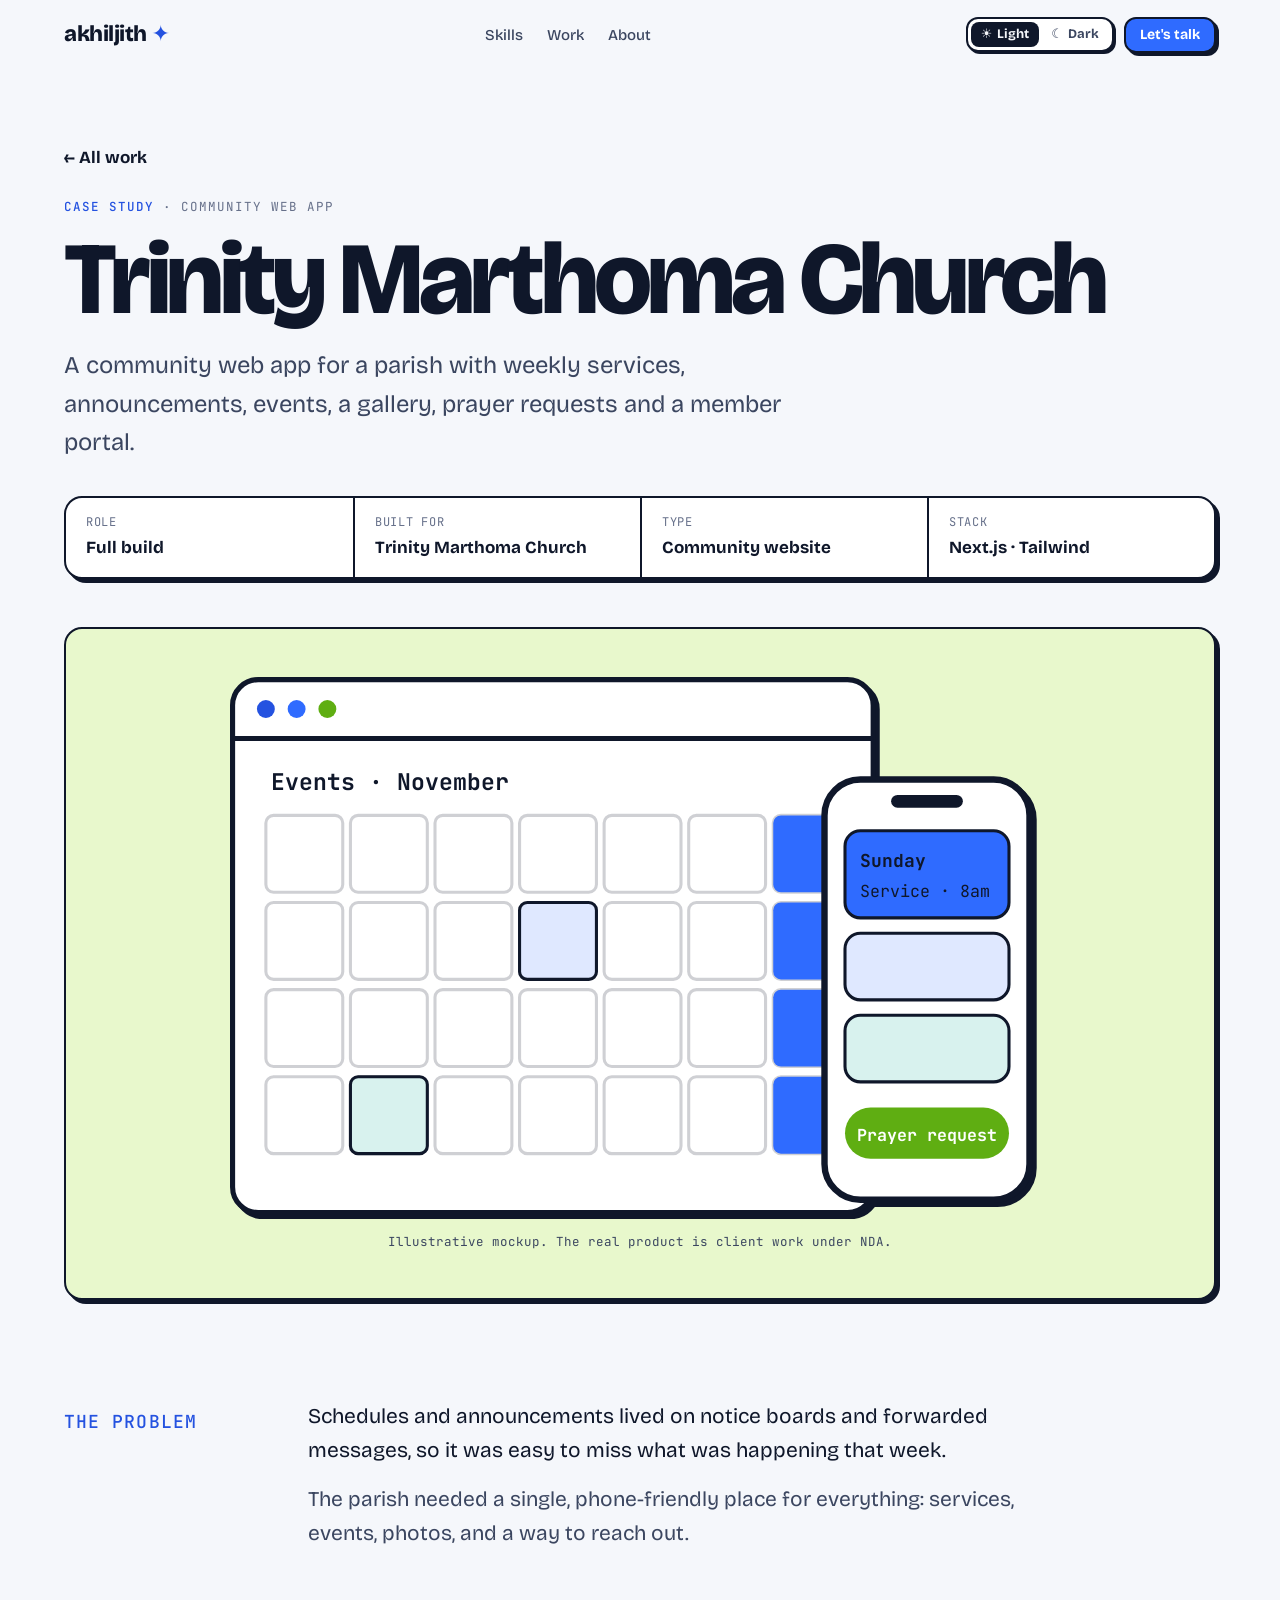
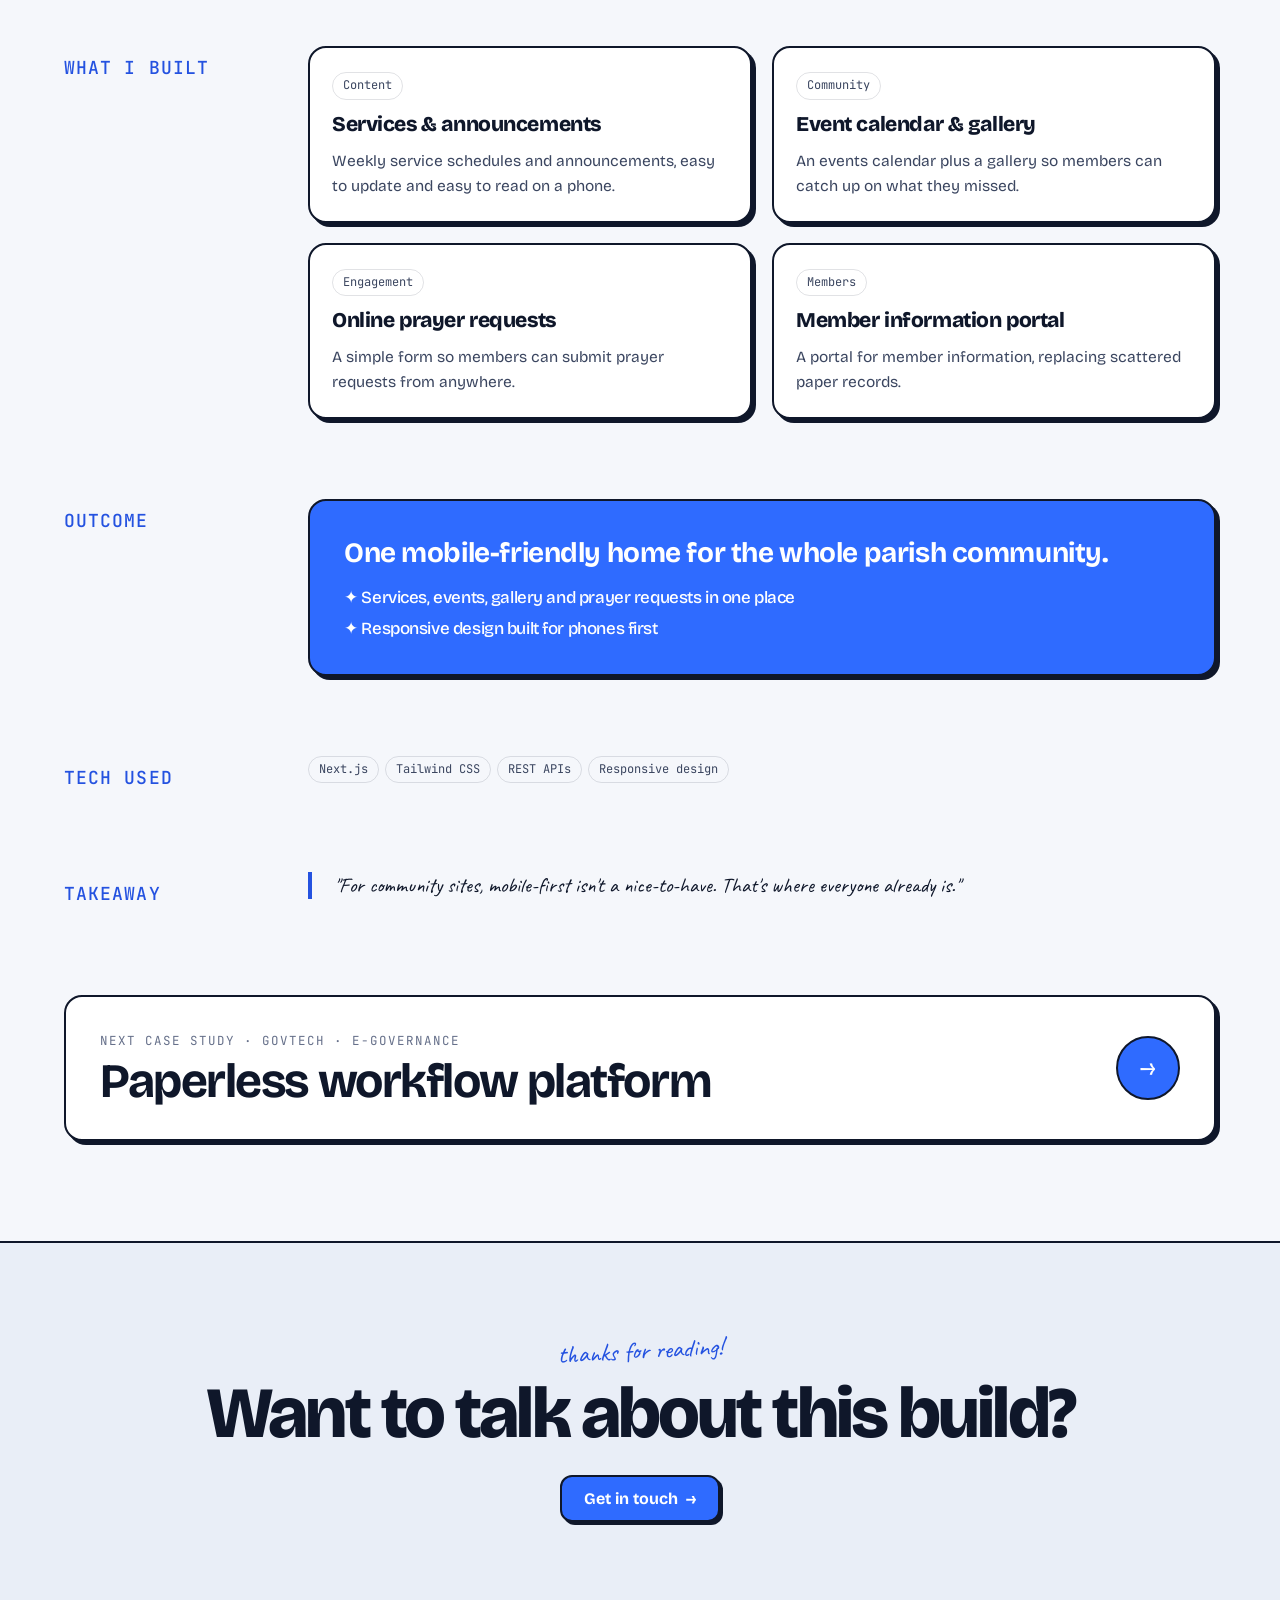
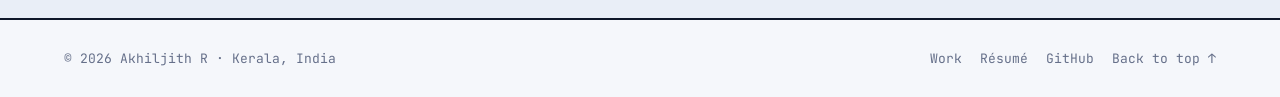
<file: work/trinity-church.html>
<!doctype html>
<html lang="en">
  <head>
    <meta charset="UTF-8" />
    <meta name="viewport" content="width=device-width, initial-scale=1.0" />
    <title>Trinity Marthoma Church · Case study · Akhiljith R</title>
    <meta name="description" content="A community web app for a parish with weekly services, announcements, events, a gallery, prayer requests and a member portal." />
    <link
      rel="icon"
      href="data:image/svg+xml,%3Csvg xmlns='http://www.w3.org/2000/svg' viewBox='0 0 64 64'%3E%3Crect x='3' y='3' width='58' height='58' rx='14' fill='%232f6bff' stroke='%230f172a' stroke-width='5'/%3E%3Ctext x='50%25' y='70%25' text-anchor='middle' font-family='Arial' font-weight='900' font-size='36' fill='%23ffffff'%3EA%3C/text%3E%3C/svg%3E"
    />
    <script>
      document.documentElement.classList.add("js");
      try { const t = localStorage.getItem("theme"); if (t) document.documentElement.dataset.theme = t; } catch {}
    </script>
    <link rel="preconnect" href="https://fonts.googleapis.com" />
    <link rel="preconnect" href="https://fonts.gstatic.com" crossorigin />
    <link
      href="https://fonts.googleapis.com/css2?family=Bricolage+Grotesque:opsz,wght@12..96,400;12..96,500;12..96,700;12..96,800&family=Caveat:wght@600&family=JetBrains+Mono:wght@400;500&display=swap"
      rel="stylesheet"
    />
    <link rel="stylesheet" href="../assets/styles.css" />
  </head>
  <body>
    <a class="skip" href="#main">Skip to content</a>

    <header class="nav" id="nav">
      <div class="wrap nav-inner">
        <a href="../index.html" class="logo">akhiljith<span> ✦</span></a>
        <ul class="nav-links">
          <li><a href="../index.html#skills">Skills</a></li>
          <li><a href="../index.html#work">Work</a></li>
          <li><a href="../index.html#about">About</a></li>
        </ul>
        <div class="nav-actions">
          <div class="seg" role="group" aria-label="Colour theme">
            <button type="button" data-theme-set="light" aria-pressed="true">☀<span class="lbl"> Light</span></button>
            <button type="button" data-theme-set="dark" aria-pressed="false">☾<span class="lbl"> Dark</span></button>
          </div>
          <a href="../index.html#contact" class="btn btn-primary">Let's talk</a>
          <button class="menu-btn" id="menuBtn" aria-label="Open menu" aria-expanded="false" aria-controls="mobileMenu">
            <svg viewBox="0 0 24 24" fill="none" stroke="currentColor" stroke-width="2.5" stroke-linecap="round"><path d="M4 7h16M4 12h16M4 17h16" /></svg>
          </button>
        </div>
      </div>
    </header>
    <nav class="mobile-menu" id="mobileMenu" aria-label="Mobile">
      <a href="../index.html#skills">Skills</a>
      <a href="../index.html#work">Work</a>
      <a href="../index.html#about">About</a>
      <a href="../index.html#contact">Let's talk →</a>
    </nav>

    <main id="main">
      <header class="cs-head">
        <div class="wrap">
          <a href="../index.html#work" class="back">← All work</a>
          <div class="kicker"><b>Case study</b> · Community web app</div>
          <h1>Trinity Marthoma Church</h1>
          <p class="lede">A community web app for a parish with weekly services, announcements, events, a gallery, prayer requests and a member portal.</p>
          <dl class="sticker cs-facts"><div><dt>Role</dt><dd>Full build</dd></div><div><dt>Built for</dt><dd>Trinity Marthoma Church</dd></div><div><dt>Type</dt><dd>Community website</dd></div><div><dt>Stack</dt><dd>Next.js · Tailwind</dd></div></dl>
        </div>
      </header>

      <div class="wrap">
        <figure class="sticker cs-hero reveal" style="background: var(--tint-2)">
          <svg class="mock" viewBox="0 0 320 210" role="img" aria-label="Illustrative mockup of a community events calendar on desktop and phone" font-family="JetBrains Mono, monospace">
                  <rect x="1" y="1" width="250" height="208" rx="10" fill="var(--screen)" stroke="var(--ink)" stroke-width="2" />
                  <path d="M1 24h250" stroke="var(--ink)" stroke-width="2" />
                  <circle cx="14" cy="12.5" r="3.5" fill="var(--coral)" /><circle cx="26" cy="12.5" r="3.5" fill="var(--acc)" /><circle cx="38" cy="12.5" r="3.5" fill="var(--leaf)" />
                  <text x="16" y="44" font-size="9" font-weight="700" fill="var(--ink)">Events · November</text>
                  <g fill="none" stroke="var(--ink)" stroke-opacity=".2" stroke-width="1.2">
                    <rect x="14" y="54" width="30" height="30" rx="3" /><rect x="47" y="54" width="30" height="30" rx="3" /><rect x="80" y="54" width="30" height="30" rx="3" /><rect x="113" y="54" width="30" height="30" rx="3" /><rect x="146" y="54" width="30" height="30" rx="3" /><rect x="179" y="54" width="30" height="30" rx="3" /><rect x="212" y="54" width="30" height="30" rx="3" />
                    <rect x="14" y="88" width="30" height="30" rx="3" /><rect x="47" y="88" width="30" height="30" rx="3" /><rect x="80" y="88" width="30" height="30" rx="3" /><rect x="113" y="88" width="30" height="30" rx="3" /><rect x="146" y="88" width="30" height="30" rx="3" /><rect x="179" y="88" width="30" height="30" rx="3" /><rect x="212" y="88" width="30" height="30" rx="3" />
                    <rect x="14" y="122" width="30" height="30" rx="3" /><rect x="47" y="122" width="30" height="30" rx="3" /><rect x="80" y="122" width="30" height="30" rx="3" /><rect x="113" y="122" width="30" height="30" rx="3" /><rect x="146" y="122" width="30" height="30" rx="3" /><rect x="179" y="122" width="30" height="30" rx="3" /><rect x="212" y="122" width="30" height="30" rx="3" />
                    <rect x="14" y="156" width="30" height="30" rx="3" /><rect x="47" y="156" width="30" height="30" rx="3" /><rect x="80" y="156" width="30" height="30" rx="3" /><rect x="113" y="156" width="30" height="30" rx="3" /><rect x="146" y="156" width="30" height="30" rx="3" /><rect x="179" y="156" width="30" height="30" rx="3" /><rect x="212" y="156" width="30" height="30" rx="3" />
                  </g>
                  <rect x="212" y="54" width="30" height="30" rx="3" fill="var(--acc)" />
                  <rect x="212" y="88" width="30" height="30" rx="3" fill="var(--acc)" />
                  <rect x="212" y="122" width="30" height="30" rx="3" fill="var(--acc)" />
                  <rect x="212" y="156" width="30" height="30" rx="3" fill="var(--acc)" />
                  <rect x="113" y="88" width="30" height="30" rx="3" fill="var(--tint-1)" stroke="var(--ink)" stroke-width="1.2" />
                  <rect x="47" y="156" width="30" height="30" rx="3" fill="var(--tint-4)" stroke="var(--ink)" stroke-width="1.2" />
                  <rect x="232" y="40" width="80" height="164" rx="14" fill="var(--card)" stroke="var(--ink)" stroke-width="2.5" />
                  <rect x="258" y="46" width="28" height="5" rx="2.5" fill="var(--ink)" />
                  <rect x="240" y="60" width="64" height="34" rx="6" fill="var(--acc)" stroke="var(--ink)" stroke-width="1.2" />
                  <text x="246" y="74" font-size="7" font-weight="700" fill="#0f172a">Sunday</text>
                  <text x="246" y="86" font-size="6.5" fill="#0f172a">Service · 8am</text>
                  <rect x="240" y="100" width="64" height="26" rx="6" fill="var(--tint-1)" stroke="var(--ink)" stroke-width="1.2" />
                  <rect x="240" y="132" width="64" height="26" rx="6" fill="var(--tint-4)" stroke="var(--ink)" stroke-width="1.2" />
                  <rect x="240" y="168" width="64" height="20" rx="10" fill="var(--leaf)" />
                  <text x="272" y="181" font-size="6.5" text-anchor="middle" font-weight="700" fill="#fff">Prayer request</text>
                </svg>
          <figcaption>Illustrative mockup. The real product is client work under NDA.</figcaption>
        </figure>
      </div>

      <div class="cs-body">
        <div class="wrap">
          <section class="cs-sec reveal">
            <h2>The problem</h2>
            <div class="content"><p>Schedules and announcements lived on notice boards and forwarded messages, so it was easy to miss what was happening that week.</p><p>The parish needed a single, phone-friendly place for everything: services, events, photos, and a way to reach out.</p></div>
          </section>

          <section class="cs-sec reveal">
            <h2>What I built</h2>
            <div class="content">
              <div class="built"><article class="sticker lift"><span class="tag">Content</span><h3>Services &amp; announcements</h3><p>Weekly service schedules and announcements, easy to update and easy to read on a phone.</p></article><article class="sticker lift"><span class="tag">Community</span><h3>Event calendar &amp; gallery</h3><p>An events calendar plus a gallery so members can catch up on what they missed.</p></article><article class="sticker lift"><span class="tag">Engagement</span><h3>Online prayer requests</h3><p>A simple form so members can submit prayer requests from anywhere.</p></article><article class="sticker lift"><span class="tag">Members</span><h3>Member information portal</h3><p>A portal for member information, replacing scattered paper records.</p></article></div>
              
            </div>
          </section>

          <section class="cs-sec reveal">
            <h2>Outcome</h2>
            <div class="content">
              <div class="sticker outcome">
                One mobile-friendly home for the whole parish community.
                <ul><li>Services, events, gallery and prayer requests in one place</li><li>Responsive design built for phones first</li></ul>
              </div>
            </div>
          </section>

          <section class="cs-sec reveal">
            <h2>Tech used</h2>
            <div class="content"><div class="tags"><span class="tag">Next.js</span><span class="tag">Tailwind CSS</span><span class="tag">REST APIs</span><span class="tag">Responsive design</span></div></div>
          </section>

          <section class="cs-sec reveal">
            <h2>Takeaway</h2>
            <div class="content"><p class="takeaway">"For community sites, mobile-first isn't a nice-to-have. That's where everyone already is."</p></div>
          </section>

          <a href="paperless-platform.html" class="sticker next reveal">
            <span><span class="kicker">Next case study · GovTech · e-Governance</span><b>Paperless workflow platform</b></span>
            <span class="go" aria-hidden="true">→</span>
          </a>
        </div>
      </div>

      <section class="cta-band">
        <span class="hand">thanks for reading!</span>
        <h2>Want to talk about this build?</h2>
        <a href="../index.html#contact" class="btn btn-primary">Get in touch <span class="arr">→</span></a>
      </section>
    </main>

    <footer>
      <div class="wrap">
        <span>© 2026 Akhiljith R · Kerala, India</span>
        <nav aria-label="Footer">
          <a href="../index.html#work">Work</a>
          <a href="../Akhiljith_R_Resume.pdf" target="_blank" rel="noopener">Résumé</a>
          <a href="https://github.com/Akhiljith1111" target="_blank" rel="noopener">GitHub</a>
          <a href="#main">Back to top ↑</a>
        </nav>
      </div>
    </footer>

    <script src="../assets/main.js"></script>
  </body>
</html>
</file>
<file: assets/styles.css>
/* ── Tokens ── */
:root {
  --bg: #f5f7fb;
  --bg-2: #e9eef7;
  --card: #ffffff;
  --ink: #0f172a;
  --ink-2: #3b4660;
  --ink-3: #66708a;
  --soft: rgba(15, 23, 42, 0.12);
  --acc: #2f6bff;
  --on-acc: #ffffff;
  --hl: #b6f23a;
  --on-hl: #0f172a;
  --coral: #2452e0;
  --leaf: #5fae12;
  --shadow: #0f172a;
  --screen: #ffffff;
  --code: #0f172a;
  --skin: #c98a5e;
  --shirt: #f3ead6;
  --tint-1: #dfe8ff;
  --tint-2: #e8f8cc;
  --tint-3: #ece6ff;
  --tint-4: #d8f2ee;
  --day: 1;
  --night: 0;

  --sans: "Bricolage Grotesque", system-ui, -apple-system, sans-serif;
  --hand: "Caveat", cursive;
  --mono: "JetBrains Mono", ui-monospace, monospace;
  --gutter: clamp(16px, 5vw, 96px);
  --max: 1600px;
  color-scheme: light;
}
@media (prefers-color-scheme: dark) {
  :root:not([data-theme="light"]) {
    --bg: #0b1020;
    --bg-2: #10172b;
    --card: #141c33;
    --ink: #e8edf7;
    --ink-2: #a9b4cc;
    --ink-3: #74809c;
    --soft: rgba(232, 237, 247, 0.14);
    --coral: #8fb0ff;
    --leaf: #b6f23a;
    --shadow: #2f6bff;
    --screen: #070b16;
    --code: #b6f23a;
    --tint-1: #1a2550;
    --tint-2: #23331a;
    --tint-3: #241d45;
    --tint-4: #12302d;
    --day: 0;
    --night: 1;
    color-scheme: dark;
  }
}
:root[data-theme="dark"] {
  --bg: #0b1020;
  --bg-2: #10172b;
  --card: #141c33;
  --ink: #e8edf7;
  --ink-2: #a9b4cc;
  --ink-3: #74809c;
  --soft: rgba(232, 237, 247, 0.14);
  --coral: #8fb0ff;
  --leaf: #b6f23a;
  --shadow: #2f6bff;
  --screen: #070b16;
  --code: #b6f23a;
  --tint-1: #1a2550;
  --tint-2: #23331a;
  --tint-3: #241d45;
  --tint-4: #12302d;
  --day: 0;
  --night: 1;
  color-scheme: dark;
}

/* ── Base ── */
*,
*::before,
*::after {
  box-sizing: border-box;
  margin: 0;
  padding: 0;
}
html {
  scroll-behavior: smooth;
  scroll-padding-top: 84px;
}
body {
  background: var(--bg);
  color: var(--ink);
  font-family: var(--sans);
  font-size: 17px;
  line-height: 1.6;
  -webkit-font-smoothing: antialiased;
  overflow-x: hidden;
  transition: background-color 0.35s, color 0.35s;
}
a {
  color: inherit;
}
img,
svg {
  display: block;
  max-width: 100%;
}
::selection {
  background: var(--acc);
  color: var(--on-acc);
}
:focus-visible {
  outline: 2.5px solid var(--coral);
  outline-offset: 3px;
  border-radius: 6px;
}
.wrap {
  max-width: var(--max);
  margin: 0 auto;
  padding: 0 var(--gutter);
}
.skip {
  position: absolute;
  left: -999px;
  top: 8px;
  background: var(--acc);
  color: var(--on-acc);
  padding: 8px 14px;
  border-radius: 8px;
  z-index: 100;
}
.skip:focus {
  left: 8px;
}
.hand {
  font-family: var(--hand);
  color: var(--coral);
  font-size: 1.5em;
  line-height: 1;
  display: inline-block;
  transform: rotate(-3deg);
}
.kicker {
  font-family: var(--mono);
  font-size: 12.5px;
  letter-spacing: 0.08em;
  text-transform: uppercase;
  color: var(--ink-3);
}
.kicker b {
  color: var(--coral);
  font-weight: 500;
}
mark {
  background: var(--hl);
  color: var(--on-hl);
  padding: 0 0.12em;
  border-radius: 0.12em;
  box-decoration-break: clone;
  -webkit-box-decoration-break: clone;
}

/* ── Sticker card ── */
.sticker {
  background: var(--card);
  border: 2px solid var(--ink);
  border-radius: 18px;
  box-shadow: 4px 4px 0 var(--shadow);
  transition: transform 0.25s cubic-bezier(0.2, 0.7, 0.1, 1), box-shadow 0.25s, background-color 0.35s, border-color 0.35s;
}
a.sticker {
  text-decoration: none;
  display: block;
}
a.sticker:hover,
.sticker.lift:hover {
  transform: translate(-3px, -3px) rotate(-0.4deg);
  box-shadow: 7px 7px 0 var(--shadow);
}

/* ── Buttons ── */
.btn {
  display: inline-flex;
  align-items: center;
  gap: 8px;
  padding: 12px 22px;
  border-radius: 12px;
  font: 700 16px/1.2 var(--sans);
  text-decoration: none;
  border: 2px solid var(--ink);
  cursor: pointer;
  transition: transform 0.2s, box-shadow 0.2s, background-color 0.2s;
}
.btn-primary {
  background: var(--acc);
  color: var(--on-acc);
  box-shadow: 3px 3px 0 var(--shadow);
}
.btn-primary:hover {
  transform: translate(-2px, -2px);
  box-shadow: 5px 5px 0 var(--shadow);
}
.btn-ghost {
  background: transparent;
  color: var(--ink);
}
.btn-ghost:hover {
  background: var(--card);
}
.btn .arr {
  transition: transform 0.2s;
}
.btn:hover .arr {
  transform: translateX(3px);
}
.tag {
  display: inline-block;
  font-family: var(--mono);
  font-size: 12px;
  padding: 3px 10px;
  border-radius: 999px;
  border: 1.5px solid var(--soft);
  color: var(--ink-2);
  white-space: nowrap;
}
.tags {
  display: flex;
  flex-wrap: wrap;
  gap: 6px;
}

/* ── Nav ── */
.nav {
  position: sticky;
  top: 0;
  z-index: 50;
  background: color-mix(in srgb, var(--bg) 85%, transparent);
  backdrop-filter: blur(12px);
  -webkit-backdrop-filter: blur(12px);
  border-bottom: 2px solid transparent;
  transition: border-color 0.3s, background-color 0.35s;
}
.nav.scrolled {
  border-bottom-color: var(--soft);
}
.nav-inner {
  height: 70px;
  display: flex;
  align-items: center;
  justify-content: space-between;
  gap: 16px;
}
.logo {
  font-weight: 800;
  font-size: 22px;
  text-decoration: none;
  letter-spacing: -0.02em;
}
.logo span {
  color: var(--coral);
}
.nav-links {
  display: flex;
  gap: 24px;
  list-style: none;
  font-size: 15px;
  font-weight: 500;
}
.nav-links a {
  text-decoration: none;
  color: var(--ink-2);
  position: relative;
  transition: color 0.2s;
}
.nav-links a:hover,
.nav-links a.active {
  color: var(--ink);
}
.nav-links a.active::after {
  content: "";
  position: absolute;
  left: -2px;
  right: -2px;
  bottom: -5px;
  height: 6px;
  background: var(--acc);
  border-radius: 3px;
  z-index: -1;
}
.nav-actions {
  display: flex;
  align-items: center;
  gap: 10px;
}
.nav-actions .btn {
  padding: 8px 14px;
  font-size: 14px;
}
.seg {
  display: inline-flex;
  padding: 3px;
  gap: 2px;
  border: 2px solid var(--ink);
  border-radius: 12px;
  background: var(--card);
  box-shadow: 2px 2px 0 var(--shadow);
}
.seg button {
  font: 700 13px/1 var(--sans);
  border: 0;
  border-radius: 8px;
  padding: 6px 10px;
  background: transparent;
  color: var(--ink-2);
  cursor: pointer;
  display: flex;
  gap: 5px;
  align-items: center;
  transition: background-color 0.2s, color 0.2s;
}
.seg button[aria-pressed="true"] {
  background: var(--ink);
  color: var(--bg);
}
.seg button:hover:not([aria-pressed="true"]) {
  color: var(--ink);
}
.menu-btn {
  display: none;
  width: 42px;
  height: 42px;
  border: 2px solid var(--ink);
  border-radius: 12px;
  background: var(--card);
  color: var(--ink);
  place-items: center;
  cursor: pointer;
}
.menu-btn svg {
  width: 20px;
  height: 20px;
}
.mobile-menu {
  display: none;
}

/* ── Sections ── */
.sec {
  padding: clamp(72px, 10vw, 128px) 0;
}
.sec-head {
  max-width: 720px;
  margin-bottom: clamp(36px, 5vw, 56px);
}
.sec-head > .kicker {
  font-size: 16px;
  font-weight: 500;
  color: var(--coral);
}
.sec-head h2 {
  font-size: clamp(36px, 5vw, 60px);
  line-height: 1.02;
  letter-spacing: -0.03em;
  font-weight: 800;
  margin-top: 12px;
}
.sec-head p {
  color: var(--ink-2);
  font-size: clamp(17px, 1.5vw, 19px);
  margin-top: 14px;
}
.sec-alt {
  background: var(--bg-2);
  border-block: 2px solid var(--soft);
}

/* ── Hero ── */
.hero {
  padding: clamp(40px, 7vw, 88px) 0 clamp(48px, 7vw, 88px);
}
.hero-grid {
  display: grid;
  grid-template-columns: 1.1fr 1fr;
  gap: clamp(24px, 4vw, 64px);
  align-items: center;
}
.avail {
  display: inline-flex;
  align-items: center;
  gap: 10px;
  font: 500 15px var(--mono);
  padding: 7px 16px 7px 12px;
  border: 2px solid var(--ink);
  border-radius: 999px;
  background: var(--card);
}
.pulse {
  width: 9px;
  height: 9px;
  border-radius: 50%;
  background: var(--leaf);
  animation: pulse 2s infinite;
}
@keyframes pulse {
  0% {
    box-shadow: 0 0 0 0 color-mix(in srgb, var(--leaf) 60%, transparent);
  }
  70%,
  100% {
    box-shadow: 0 0 0 9px transparent;
  }
}
.hero .hand {
  font-size: clamp(32px, 3.2vw, 42px);
  margin: 22px 0 6px;
}
.hero h1 {
  font-size: clamp(44px, 6.6vw, 86px);
  line-height: 0.98;
  letter-spacing: -0.04em;
  font-weight: 800;
}
.hero-lede {
  font-size: clamp(19px, 1.9vw, 24px);
  color: var(--ink-2);
  margin-top: 22px;
  max-width: 600px;
}
.hero-cta {
  display: flex;
  flex-wrap: wrap;
  gap: 12px;
  margin-top: 30px;
}
.hero-art svg {
  width: 100%;
  height: auto;
  overflow: visible;
}
.hero-art .float {
  animation: float 6s ease-in-out infinite;
  transform-box: fill-box;
}
@keyframes float {
  50% {
    transform: translateY(-6px);
  }
}

/* 3D models (Blender → glTF, shown with <model-viewer>) */
model-viewer {
  --poster-color: transparent;
  --progress-bar-color: transparent;
  display: block;
  background: transparent;
}
.hero-art model-viewer {
  width: 100%;
  height: auto;
  aspect-ratio: 1 / 0.92;
  background: var(--bg-2);
  border: 2px solid var(--ink);
  border-radius: 28px;
  box-shadow: 6px 6px 0 var(--shadow);
  overflow: hidden;
  cursor: grab;
}
.hero-art model-viewer:active {
  cursor: grabbing;
}
.mv-poster {
  width: 100%;
  height: 100%;
}
.icon3d {
  width: 84px;
  height: 84px;
  margin: -10px 0 8px -10px;
}
.icon3d .mv-poster svg {
  width: 64px;
  height: 64px;
  margin: 10px 0 0 10px;
}
.badge3d {
  width: 140px;
  height: 140px;
  margin-top: 4px;
  cursor: grab;
}

/* Day / night layers in illustrations */
.day {
  opacity: var(--day);
  transition: opacity 0.6s;
}
.night {
  opacity: var(--night);
  transition: opacity 0.6s;
}

/* ── Trust strip ── */
.trust {
  border-block: 2px solid var(--ink);
  background: var(--hl);
  color: var(--on-hl);
  overflow: hidden;
}
.trust-line {
  border-bottom: 2px solid var(--ink);
}
.trust-line p {
  font-weight: 500;
  font-size: clamp(16px, 1.4vw, 19px);
  white-space: nowrap;
  padding-right: 48px;
}
.trust-line p::after {
  content: "✦";
  font-size: 0.8em;
  margin-left: 48px;
}
.trust-line b {
  font-weight: 800;
}
.marquee {
  padding: 14px 0;
  touch-action: pan-y;
  user-select: none;
  -webkit-mask-image: linear-gradient(90deg, transparent, #000 8%, #000 92%, transparent);
  mask-image: linear-gradient(90deg, transparent, #000 8%, #000 92%, transparent);
}
.marquee-track {
  display: flex;
  width: max-content;
  animation: scroll 45s linear infinite;
}
.marquee-track.reverse {
  animation-duration: 60s;
  animation-direction: reverse;
}
.marquee:hover .marquee-track {
  animation-play-state: paused;
}
.marquee-track span {
  font-weight: 800;
  font-size: clamp(20px, 2.4vw, 28px);
  padding: 0 20px;
  white-space: nowrap;
  display: flex;
  align-items: center;
  gap: 40px;
  letter-spacing: -0.02em;
}
.marquee-track span::after {
  content: "✦";
  font-size: 0.6em;
}
@keyframes scroll {
  to {
    transform: translateX(-50%);
  }
}

/* ── Services ── */
.services {
  display: grid;
  grid-template-columns: repeat(3, 1fr);
  gap: 22px;
}
.service {
  padding: 26px;
}
.service svg {
  width: 64px;
  height: 64px;
  margin-bottom: 18px;
}
.service h3 {
  font-size: 22px;
  line-height: 1.15;
  letter-spacing: -0.02em;
  font-weight: 800;
}
.service p {
  color: var(--ink-2);
  font-size: 15.5px;
  margin: 8px 0 16px;
}

/* ── Work ── */
a.featured {
  display: grid;
  grid-template-columns: 1.25fr 1fr;
  overflow: hidden;
  margin-bottom: 26px;
}
.featured .mock-wrap {
  background: var(--tint-2);
  border-right: 2px solid var(--ink);
  padding: clamp(18px, 3vw, 36px);
  display: grid;
  place-items: center;
}
.featured .info {
  padding: clamp(22px, 3vw, 40px);
  display: flex;
  flex-direction: column;
  gap: 14px;
}
.featured h3 {
  font-size: clamp(34px, 4vw, 52px);
  line-height: 1;
  letter-spacing: -0.03em;
  font-weight: 800;
}
.impact {
  background: var(--acc);
  color: var(--on-acc);
  border: 2px solid var(--ink);
  border-radius: 12px;
  padding: 12px 14px;
  font-size: 15px;
  font-weight: 500;
}
.read {
  margin-top: auto;
  font-weight: 700;
  display: inline-flex;
  gap: 6px;
}
.work-grid {
  display: grid;
  grid-template-columns: repeat(2, 1fr);
  gap: 26px;
}
.work-card {
  overflow: hidden;
}
.work-card .mock-wrap {
  padding: 22px 22px 0;
  border-bottom: 2px solid var(--ink);
  height: 220px;
  overflow: hidden;
}
.work-card:nth-child(1) .mock-wrap {
  background: var(--tint-1);
}
.work-card:nth-child(2) .mock-wrap {
  background: var(--tint-4);
}
.work-card:nth-child(3) .mock-wrap {
  background: var(--tint-3);
}
.work-card:nth-child(4) .mock-wrap {
  background: var(--tint-2);
}
.work-card .info {
  padding: 22px;
  display: grid;
  gap: 10px;
}
.work-card h3 {
  font-size: 26px;
  line-height: 1.1;
  letter-spacing: -0.02em;
  font-weight: 800;
}
.work-card p,
.featured p {
  color: var(--ink-2);
  font-size: 15.5px;
}
.mock {
  width: 100%;
  height: auto;
  filter: drop-shadow(4px 4px 0 var(--shadow));
}

/* ── About ── */
.about-grid {
  display: grid;
  grid-template-columns: 1.4fr 1fr;
  gap: clamp(28px, 5vw, 64px);
  align-items: start;
}
.about-text p {
  color: var(--ink-2);
  font-size: clamp(17px, 1.5vw, 19px);
  margin-bottom: 16px;
}
.about-text p:first-child {
  color: var(--ink);
  font-size: clamp(21px, 2vw, 25px);
  line-height: 1.4;
  letter-spacing: -0.01em;
}
.about-text strong {
  color: var(--ink);
}
.stats {
  display: grid;
  grid-template-columns: repeat(3, 1fr);
  gap: 14px;
  margin: 28px 0;
}
.stat {
  padding: 16px;
  text-align: center;
}
.stat-num {
  font-size: clamp(36px, 4vw, 48px);
  font-weight: 800;
  line-height: 1;
  letter-spacing: -0.03em;
}
.stat-num sup {
  color: var(--coral);
  font-size: 0.5em;
}
.stat-label {
  font-size: 13px;
  color: var(--ink-3);
  margin-top: 6px;
}
.facts {
  padding: 6px 22px;
}
.facts .row {
  display: flex;
  justify-content: space-between;
  gap: 16px;
  padding: 13px 0;
  font-size: 15px;
}
.facts .row + .row {
  border-top: 2px dashed var(--soft);
}
.facts dt {
  font: 12.5px var(--mono);
  color: var(--ink-3);
  padding-top: 3px;
}
.facts dd {
  text-align: right;
  font-weight: 500;
  overflow-wrap: anywhere;
}
.certs {
  margin-top: 22px;
}
.certs h3 {
  margin-bottom: 12px;
}
.cert {
  display: flex;
  align-items: center;
  gap: 12px;
  padding: 10px 0;
  font-size: 15px;
}
.cert + .cert {
  border-top: 2px dashed var(--soft);
}
.cert-badge {
  flex: none;
  width: 34px;
  height: 34px;
  border-radius: 10px;
  background: var(--tint-3);
  border: 2px solid var(--ink);
  display: grid;
  place-items: center;
  font-size: 15px;
}
.cert small {
  display: block;
  color: var(--ink-3);
  font: 12px var(--mono);
}
.about-art {
  margin-top: 22px;
  padding: 18px;
  background: var(--tint-4);
}

/* ── Contact ── */
.contact-grid {
  display: grid;
  grid-template-columns: 1.3fr 1fr;
  gap: clamp(24px, 4vw, 56px);
  align-items: start;
}
.form {
  padding: clamp(22px, 3vw, 34px);
  display: grid;
  grid-template-columns: 1fr 1fr;
  gap: 16px;
}
.field {
  display: grid;
  gap: 6px;
}
.field.full {
  grid-column: 1 / -1;
}
.field label {
  font: 500 13px var(--mono);
  color: var(--ink-2);
}
.field input,
.field select,
.field textarea {
  font: 16px var(--sans);
  color: var(--ink);
  background: var(--bg);
  border: 2px solid var(--ink);
  border-radius: 10px;
  padding: 11px 13px;
  width: 100%;
  transition: box-shadow 0.2s;
}
.field textarea {
  min-height: 130px;
  resize: vertical;
}
.field input:focus,
.field select:focus,
.field textarea:focus {
  outline: none;
  box-shadow: 3px 3px 0 var(--coral);
}
.form .btn {
  justify-self: start;
}
.form-status {
  grid-column: 1 / -1;
  font-size: 15px;
  min-height: 1.4em;
}
.form-status.ok {
  color: var(--leaf);
}
.form-status.err {
  color: var(--coral);
}
.direct {
  display: grid;
  gap: 14px;
}
.direct a.sticker {
  padding: 18px 20px;
  display: flex;
  justify-content: space-between;
  align-items: center;
  gap: 12px;
  font-weight: 700;
}
.direct a.sticker small {
  display: block;
  font: 12px var(--mono);
  color: var(--ink-3);
  font-weight: 400;
}
.direct .hand {
  font-size: 28px;
  margin-top: 10px;
}

/* ── Footer ── */
footer {
  border-top: 2px solid var(--ink);
  padding: 30px 0;
  font: 13px var(--mono);
  color: var(--ink-3);
}
footer .wrap {
  display: flex;
  justify-content: space-between;
  align-items: center;
  flex-wrap: wrap;
  gap: 12px;
}
footer a {
  text-decoration: none;
}
footer a:hover {
  color: var(--ink);
}
footer nav {
  display: flex;
  gap: 18px;
  flex-wrap: wrap;
}

/* ── Case study ── */
.cs-head {
  padding: clamp(32px, 6vw, 72px) 0 clamp(28px, 4vw, 48px);
}
.back {
  font-weight: 700;
  text-decoration: none;
  display: inline-flex;
  gap: 6px;
  margin-bottom: 26px;
}
.back:hover {
  color: var(--coral);
}
.cs-head h1 {
  font-size: clamp(46px, 8vw, 104px);
  line-height: 0.95;
  letter-spacing: -0.045em;
  font-weight: 800;
  margin: 14px 0 18px;
}
.cs-head .lede {
  font-size: clamp(19px, 1.9vw, 24px);
  color: var(--ink-2);
  max-width: 760px;
}
.cs-facts {
  display: grid;
  grid-template-columns: repeat(4, 1fr);
  margin-top: 34px;
  overflow: hidden;
}
.cs-facts div {
  padding: 16px 20px;
}
.cs-facts div + div {
  border-left: 2px solid var(--ink);
}
.cs-facts dt {
  font: 12px var(--mono);
  color: var(--ink-3);
  text-transform: uppercase;
  letter-spacing: 0.06em;
}
.cs-facts dd {
  font-weight: 700;
  margin-top: 4px;
}
.cs-hero {
  padding: clamp(20px, 4vw, 48px);
  background: var(--tint-2);
}
.cs-hero .mock {
  max-width: 820px;
  margin: 0 auto;
}
.cs-hero figcaption {
  font: 12.5px var(--mono);
  color: var(--ink-2);
  margin-top: 18px;
  text-align: center;
}
.cs-body {
  padding: clamp(56px, 8vw, 100px) 0 0;
}
.cs-sec {
  display: grid;
  grid-template-columns: 220px 1fr;
  gap: 24px;
  margin-bottom: clamp(48px, 7vw, 80px);
}
.cs-sec > h2 {
  font-size: 18px;
  font-family: var(--mono);
  font-weight: 500;
  letter-spacing: 0.06em;
  text-transform: uppercase;
  color: var(--coral);
  padding-top: 8px;
}
.cs-sec > h2 b {
  color: var(--coral);
  font-weight: 500;
}
.cs-sec .content > p {
  font-size: clamp(18px, 1.7vw, 21px);
  color: var(--ink-2);
  max-width: 760px;
  margin-bottom: 16px;
}
.cs-sec .content > p:first-child {
  color: var(--ink);
}
.built {
  display: grid;
  grid-template-columns: repeat(2, 1fr);
  gap: 20px;
}
.built .sticker {
  padding: 22px;
}
.built h3 {
  font-size: 21px;
  font-weight: 800;
  letter-spacing: -0.02em;
  margin: 8px 0 8px;
}
.built p {
  color: var(--ink-2);
  font-size: 15.5px;
}
.diagram {
  margin-top: 22px;
  padding: 22px;
}
.outcome {
  background: var(--acc);
  color: var(--on-acc);
  padding: clamp(22px, 3vw, 34px);
  font-size: clamp(20px, 2.2vw, 28px);
  font-weight: 700;
  line-height: 1.3;
  letter-spacing: -0.015em;
}
.outcome ul {
  list-style: none;
  margin-top: 16px;
  display: grid;
  gap: 8px;
  font-size: 17px;
  font-weight: 500;
}
.outcome li::before {
  content: "✦ ";
}
.metric {
  display: inline-block;
  font: 500 0.8em var(--mono);
  border: 2px dashed var(--coral);
  color: var(--coral);
  padding: 0 8px;
  border-radius: 6px;
  background: var(--card);
}
.takeaway {
  font-family: var(--hand);
  font-size: clamp(26px, 3vw, 34px);
  line-height: 1.25;
  color: var(--ink);
  padding-left: 22px;
  border-left: 4px solid var(--coral);
  max-width: 760px;
}
a.next {
  display: grid;
  grid-template-columns: 1fr auto;
  align-items: center;
  gap: 20px;
  padding: clamp(22px, 3vw, 34px);
  margin-bottom: clamp(56px, 8vw, 100px);
}
.next .kicker {
  display: block;
  margin-bottom: 6px;
}
.next b {
  font-size: clamp(28px, 4vw, 48px);
  letter-spacing: -0.03em;
  line-height: 1;
}
.next .go {
  width: 64px;
  height: 64px;
  border-radius: 50%;
  background: var(--acc);
  color: var(--on-acc);
  border: 2px solid var(--ink);
  display: grid;
  place-items: center;
  font-size: 26px;
  transition: transform 0.25s;
}
.next:hover .go {
  transform: rotate(-45deg);
}
.cta-band {
  text-align: center;
  padding: clamp(56px, 8vw, 96px) var(--gutter);
  border-top: 2px solid var(--ink);
  background: var(--bg-2);
}
.cta-band h2 {
  font-size: clamp(38px, 6vw, 72px);
  line-height: 1;
  letter-spacing: -0.04em;
  font-weight: 800;
  margin: 10px 0 26px;
}

/* ── Reveal ── */
.js .reveal {
  opacity: 0;
  transform: translateY(26px);
  transition: opacity 0.8s ease, transform 0.8s cubic-bezier(0.2, 0.7, 0.1, 1);
}
.js .reveal.in {
  opacity: 1;
  transform: none;
}

/* ── Responsive ── */
@media (max-width: 1000px) {
  .nav-links {
    display: none;
  }
  .menu-btn {
    display: grid;
  }
  .mobile-menu {
    position: fixed;
    inset: 70px 0 auto 0;
    z-index: 49;
    background: var(--bg);
    border-bottom: 2px solid var(--ink);
    padding: 8px var(--gutter) 22px;
    display: flex;
    flex-direction: column;
    transform: translateY(-110%);
    visibility: hidden;
    transition: transform 0.35s cubic-bezier(0.2, 0.7, 0.1, 1), visibility 0.35s;
  }
  .mobile-menu.open {
    transform: none;
    visibility: visible;
  }
  .mobile-menu a {
    font-size: 30px;
    font-weight: 800;
    letter-spacing: -0.02em;
    text-decoration: none;
    padding: 10px 0;
    border-bottom: 2px dashed var(--soft);
  }
  .services {
    grid-template-columns: repeat(2, 1fr);
  }
}
@media (max-width: 860px) {
  .hero-grid,
  a.featured,
  .about-grid,
  .contact-grid {
    grid-template-columns: 1fr;
  }
  .hero-art {
    order: -1;
    max-width: 460px;
  }
  .featured .mock-wrap {
    border-right: 0;
    border-bottom: 2px solid var(--ink);
  }
  .cs-sec {
    grid-template-columns: 1fr;
    gap: 12px;
  }
  .cs-facts {
    grid-template-columns: repeat(2, 1fr);
  }
  .cs-facts div:nth-child(3) {
    border-left: 0;
  }
  .cs-facts div:nth-child(n + 3) {
    border-top: 2px solid var(--ink);
  }
}
@media (max-width: 640px) {
  body {
    font-size: 16px;
  }
  .seg .lbl {
    display: none;
  }
  .nav-actions .btn {
    display: none;
  }
  .services,
  .work-grid,
  .built,
  .form {
    grid-template-columns: 1fr;
  }
  .work-card .mock-wrap {
    height: auto;
    padding-bottom: 18px;
  }
  .stats {
    gap: 8px;
  }
  .stat {
    padding: 12px 6px;
  }
}
@media (prefers-reduced-motion: reduce) {
  *,
  *::before,
  *::after {
    animation: none !important;
    transition: none !important;
  }
  html {
    scroll-behavior: auto;
  }
  .js .reveal {
    opacity: 1;
    transform: none;
  }
}
</file>
